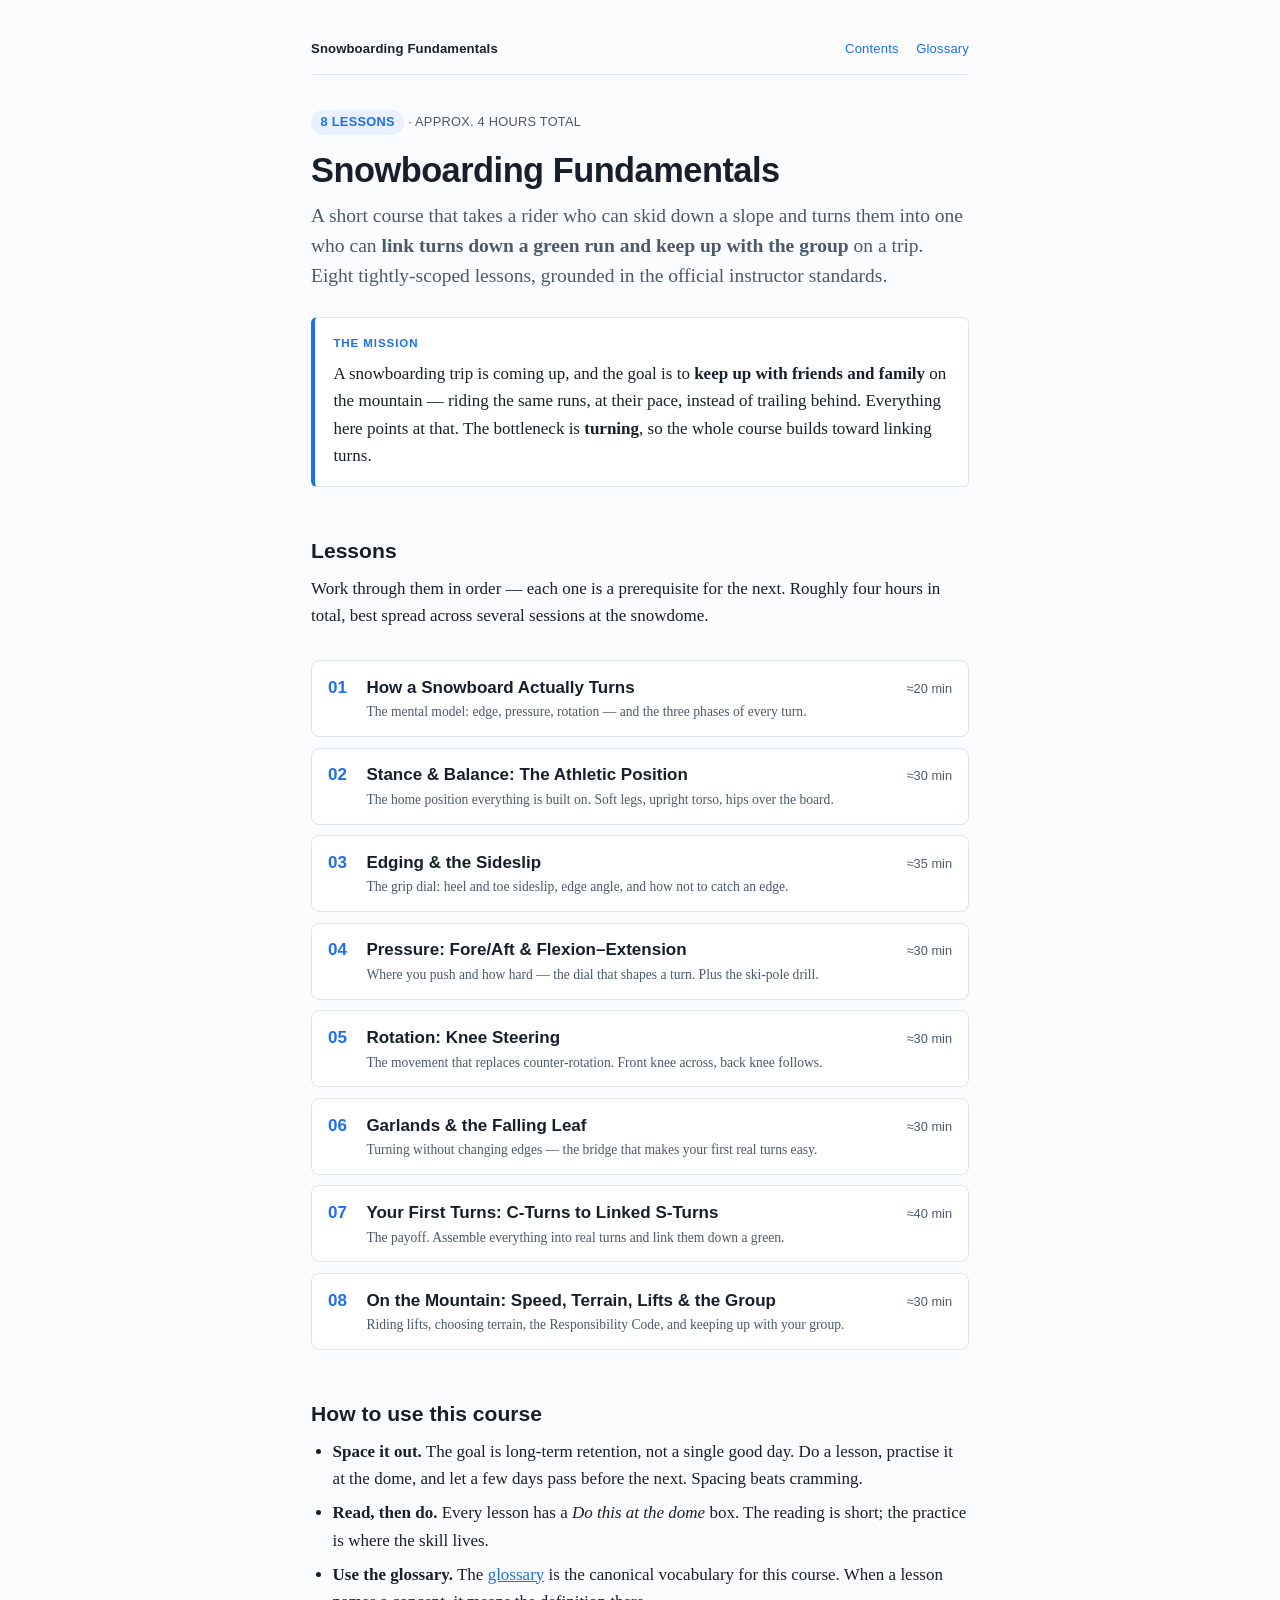
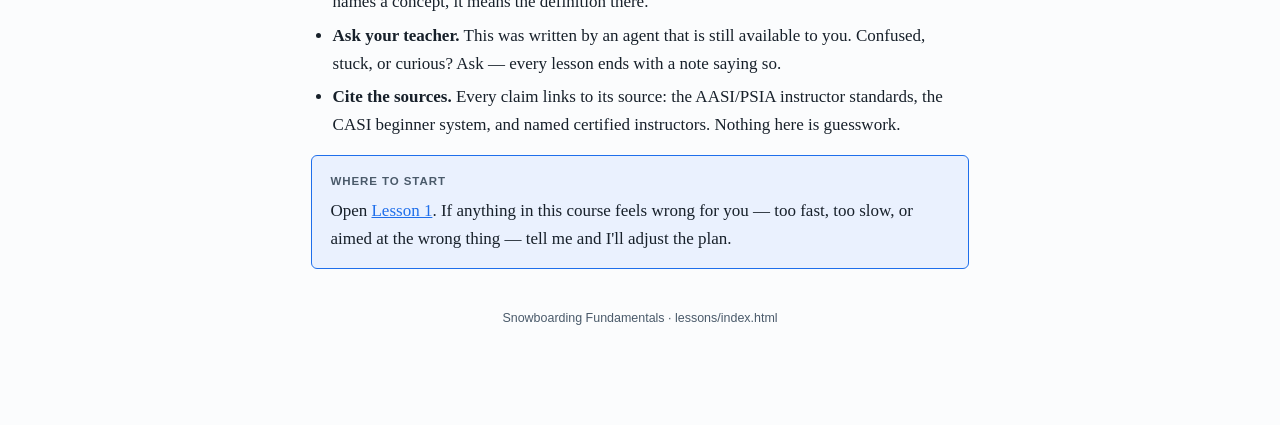
<file: lessons/index.html>
<!doctype html>
<html lang="en">
<head>
<meta charset="utf-8">
<meta name="viewport" content="width=device-width, initial-scale=1">
<title>Snowboarding Fundamentals · Course Contents</title>
<link rel="stylesheet" href="../assets/course.css">
</head>
<body>
<main class="wrap">

  <nav class="course-nav">
    <span class="course-name">Snowboarding Fundamentals</span>
    <span class="nav-links">
      <a href="index.html">Contents</a>
      <a href="../reference/glossary.html">Glossary</a>
    </span>
  </nav>

  <header>
    <p class="lesson-meta"><span class="pill">8 lessons</span> · approx. 4 hours total</p>
    <h1>Snowboarding Fundamentals</h1>
    <p class="lede">A short course that takes a rider who can skid down a slope and turns them into one who can <strong>link turns down a green run and keep up with the group</strong> on a trip. Eight tightly-scoped lessons, grounded in the official instructor standards.</p>
  </header>

  <div class="callout callout--key">
    <span class="callout-label">The mission</span>
    <p>A snowboarding trip is coming up, and the goal is to <strong>keep up with friends and family</strong> on the mountain — riding the same runs, at their pace, instead of trailing behind. Everything here points at that. The bottleneck is <strong>turning</strong>, so the whole course builds toward linking turns.</p>
  </div>

  <h2>Lessons</h2>
  <p>Work through them in order — each one is a prerequisite for the next. Roughly four hours in total, best spread across several sessions at the snowdome.</p>

  <ol class="lesson-index">
    <li>
      <a href="0001-how-a-snowboard-turns.html">
        <span class="n">01</span>
        <span><span class="t">How a Snowboard Actually Turns</span><span class="f">The mental model: edge, pressure, rotation — and the three phases of every turn.</span></span>
        <span class="m">≈20 min</span>
      </a>
    </li>
    <li>
      <a href="0002-stance-and-balance.html">
        <span class="n">02</span>
        <span><span class="t">Stance &amp; Balance: The Athletic Position</span><span class="f">The home position everything is built on. Soft legs, upright torso, hips over the board.</span></span>
        <span class="m">≈30 min</span>
      </a>
    </li>
    <li>
      <a href="0003-edging-and-sideslip.html">
        <span class="n">03</span>
        <span><span class="t">Edging &amp; the Sideslip</span><span class="f">The grip dial: heel and toe sideslip, edge angle, and how not to catch an edge.</span></span>
        <span class="m">≈35 min</span>
      </a>
    </li>
    <li>
      <a href="0004-pressure-and-flexion.html">
        <span class="n">04</span>
        <span><span class="t">Pressure: Fore/Aft &amp; Flexion–Extension</span><span class="f">Where you push and how hard — the dial that shapes a turn. Plus the ski-pole drill.</span></span>
        <span class="m">≈30 min</span>
      </a>
    </li>
    <li>
      <a href="0005-rotation-knee-steering.html">
        <span class="n">05</span>
        <span><span class="t">Rotation: Knee Steering</span><span class="f">The movement that replaces counter-rotation. Front knee across, back knee follows.</span></span>
        <span class="m">≈30 min</span>
      </a>
    </li>
    <li>
      <a href="0006-garlands-and-falling-leaf.html">
        <span class="n">06</span>
        <span><span class="t">Garlands &amp; the Falling Leaf</span><span class="f">Turning without changing edges — the bridge that makes your first real turns easy.</span></span>
        <span class="m">≈30 min</span>
      </a>
    </li>
    <li>
      <a href="0007-turns-and-linking.html">
        <span class="n">07</span>
        <span><span class="t">Your First Turns: C-Turns to Linked S-Turns</span><span class="f">The payoff. Assemble everything into real turns and link them down a green.</span></span>
        <span class="m">≈40 min</span>
      </a>
    </li>
    <li>
      <a href="0008-on-the-mountain.html">
        <span class="n">08</span>
        <span><span class="t">On the Mountain: Speed, Terrain, Lifts &amp; the Group</span><span class="f">Riding lifts, choosing terrain, the Responsibility Code, and keeping up with your group.</span></span>
        <span class="m">≈30 min</span>
      </a>
    </li>
  </ol>

  <h2>How to use this course</h2>
  <ul>
    <li><strong>Space it out.</strong> The goal is long-term retention, not a single good day. Do a lesson, practise it at the dome, and let a few days pass before the next. Spacing beats cramming.</li>
    <li><strong>Read, then do.</strong> Every lesson has a <em>Do this at the dome</em> box. The reading is short; the practice is where the skill lives.</li>
    <li><strong>Use the glossary.</strong> The <a href="../reference/glossary.html">glossary</a> is the canonical vocabulary for this course. When a lesson names a concept, it means the definition there.</li>
    <li><strong>Ask your teacher.</strong> This was written by an agent that is still available to you. Confused, stuck, or curious? Ask — every lesson ends with a note saying so.</li>
    <li><strong>Cite the sources.</strong> Every claim links to its source: the AASI/PSIA instructor standards, the CASI beginner system, and named certified instructors. Nothing here is guesswork.</li>
  </ul>

  <div class="ask">
    <p class="overline">Where to start</p>
    <p>Open <a href="0001-how-a-snowboard-turns.html">Lesson 1</a>. If anything in this course feels wrong for you — too fast, too slow, or aimed at the wrong thing — tell me and I'll adjust the plan.</p>
  </div>

  <p class="site-foot">Snowboarding Fundamentals · lessons/index.html</p>
</main>
</body>
</html>
</file>
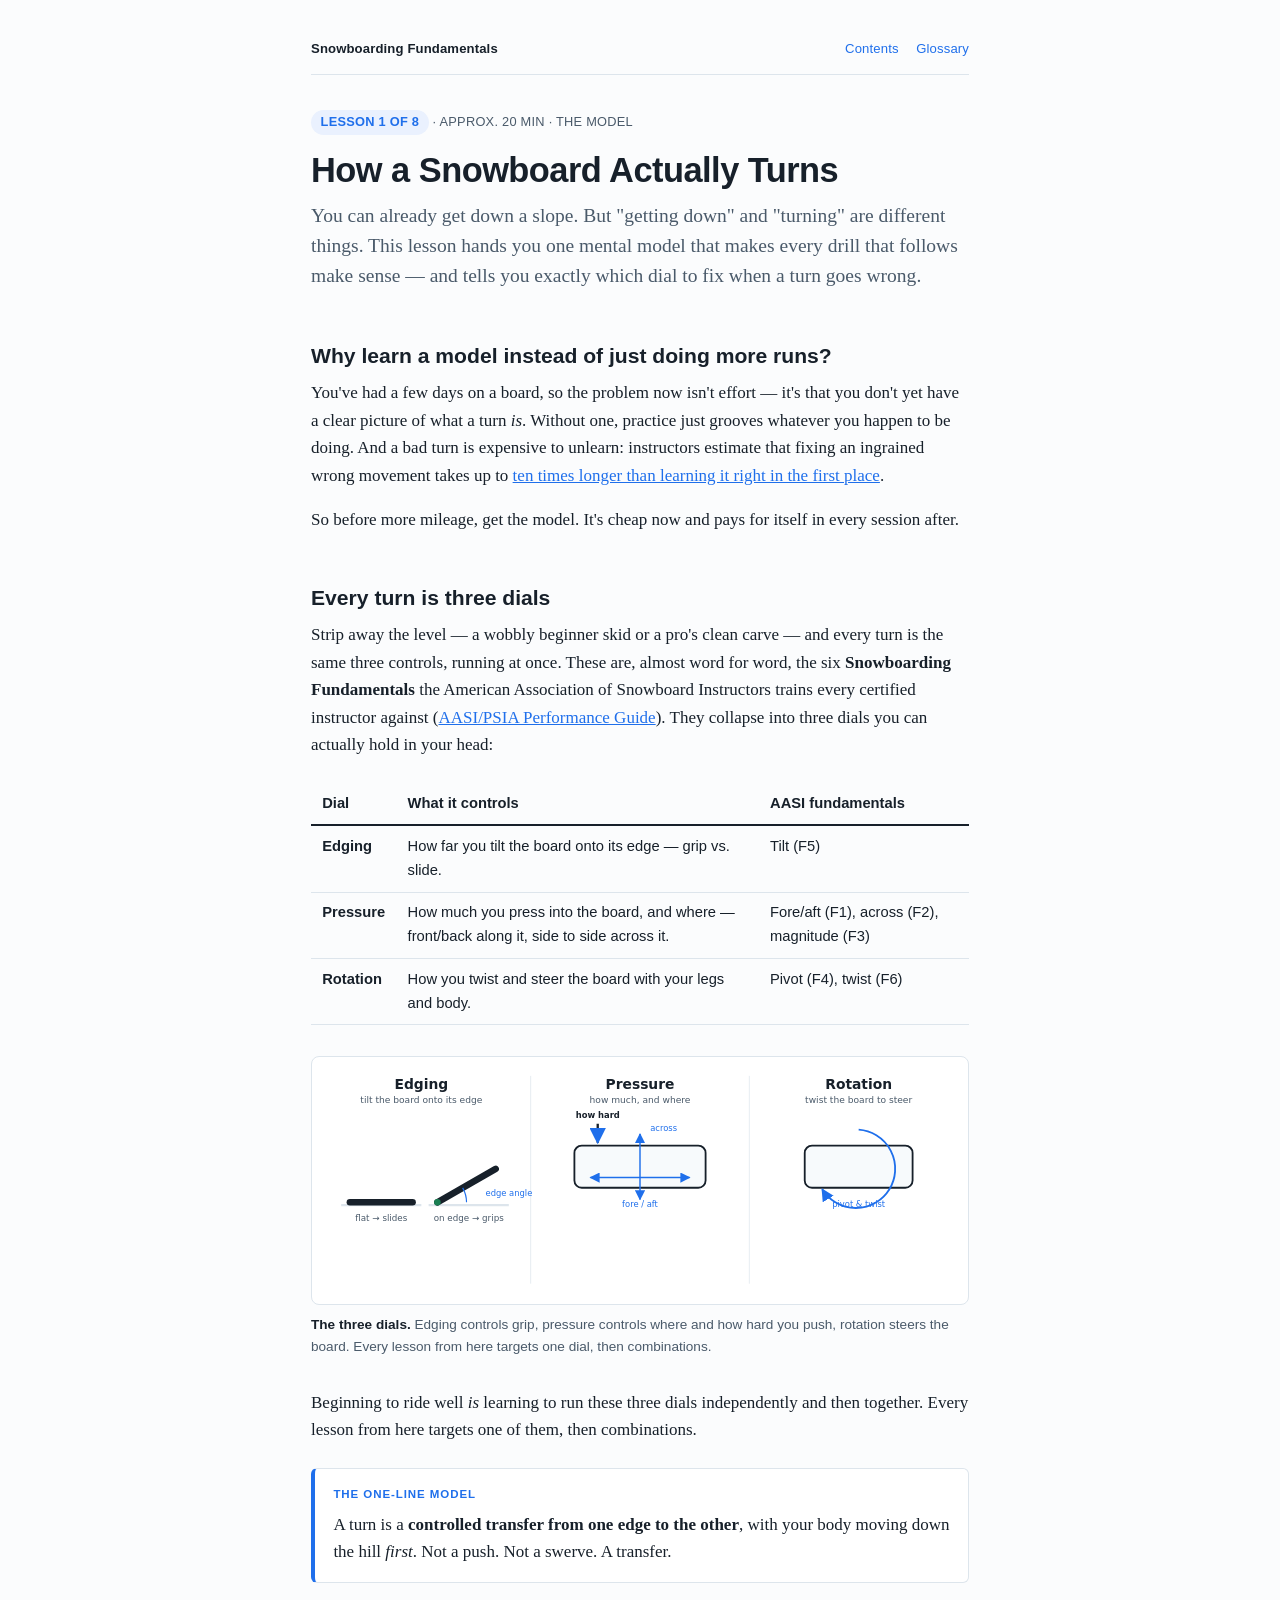
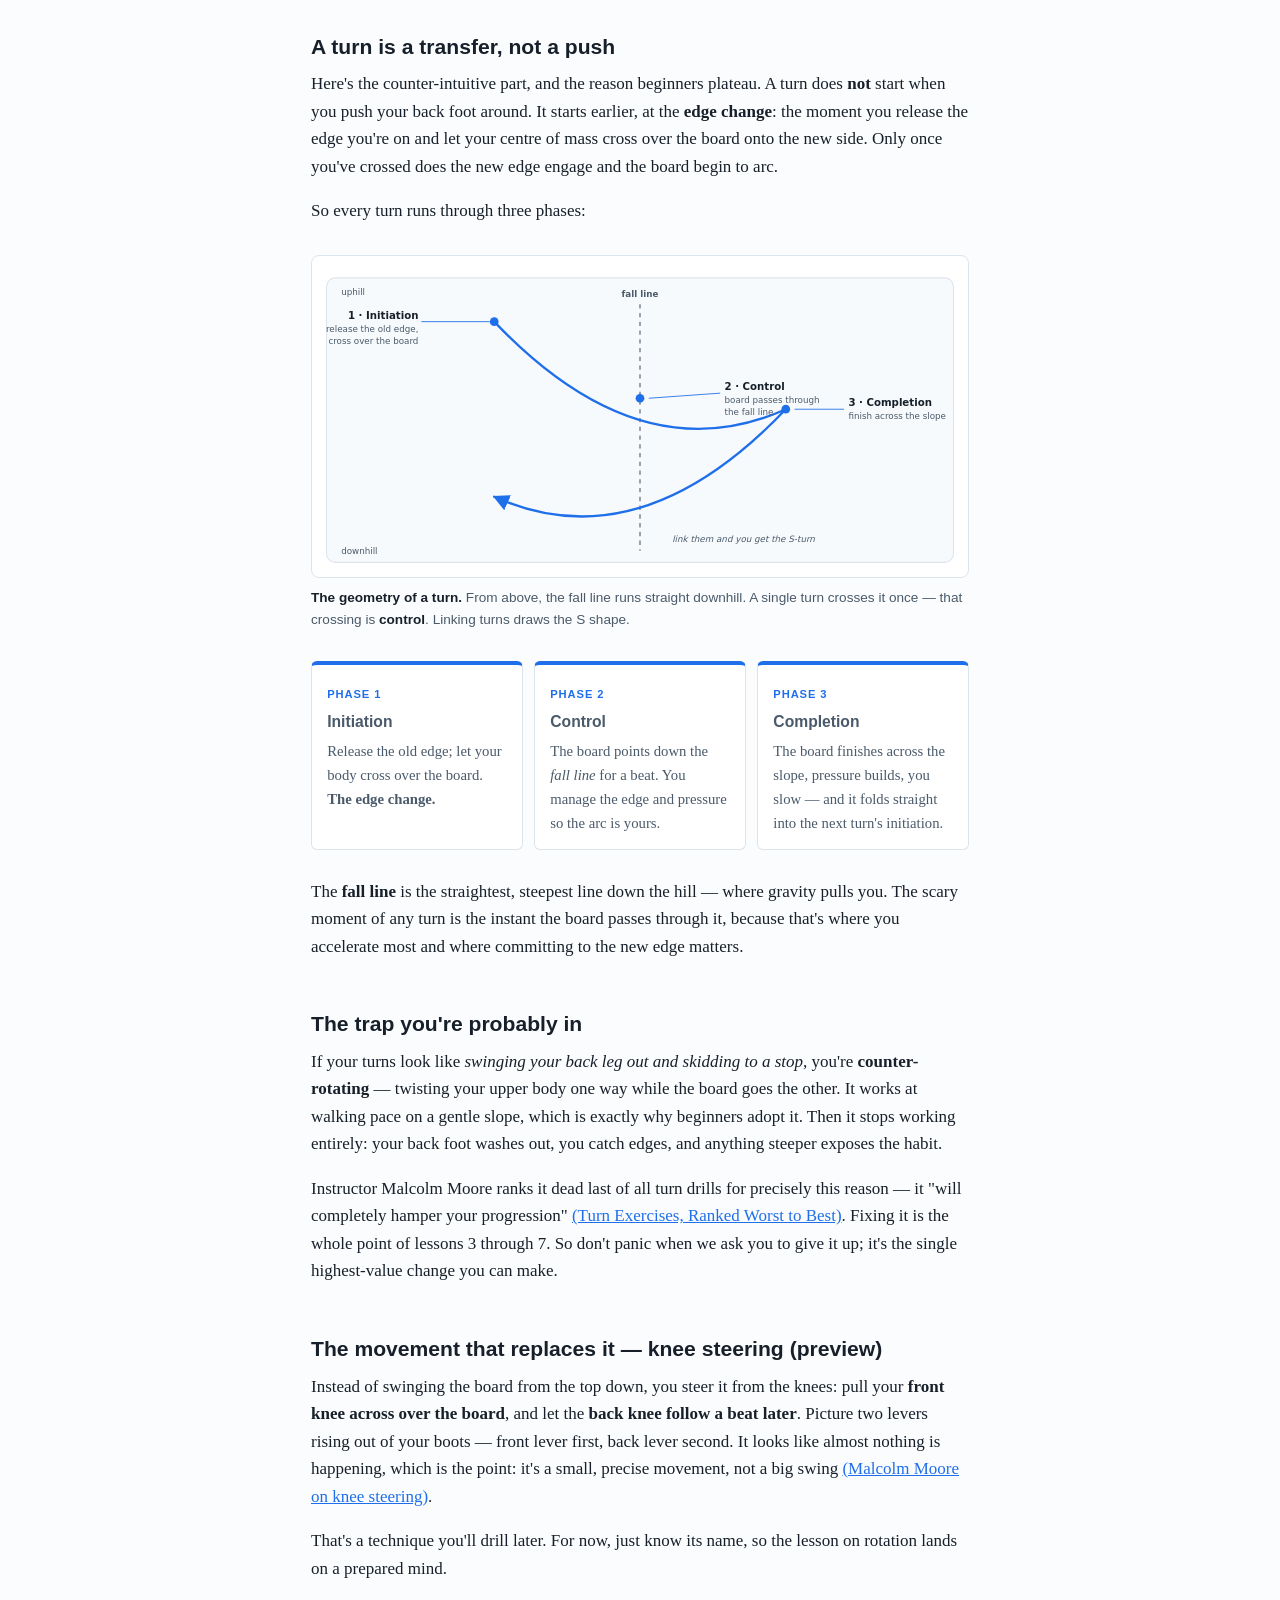
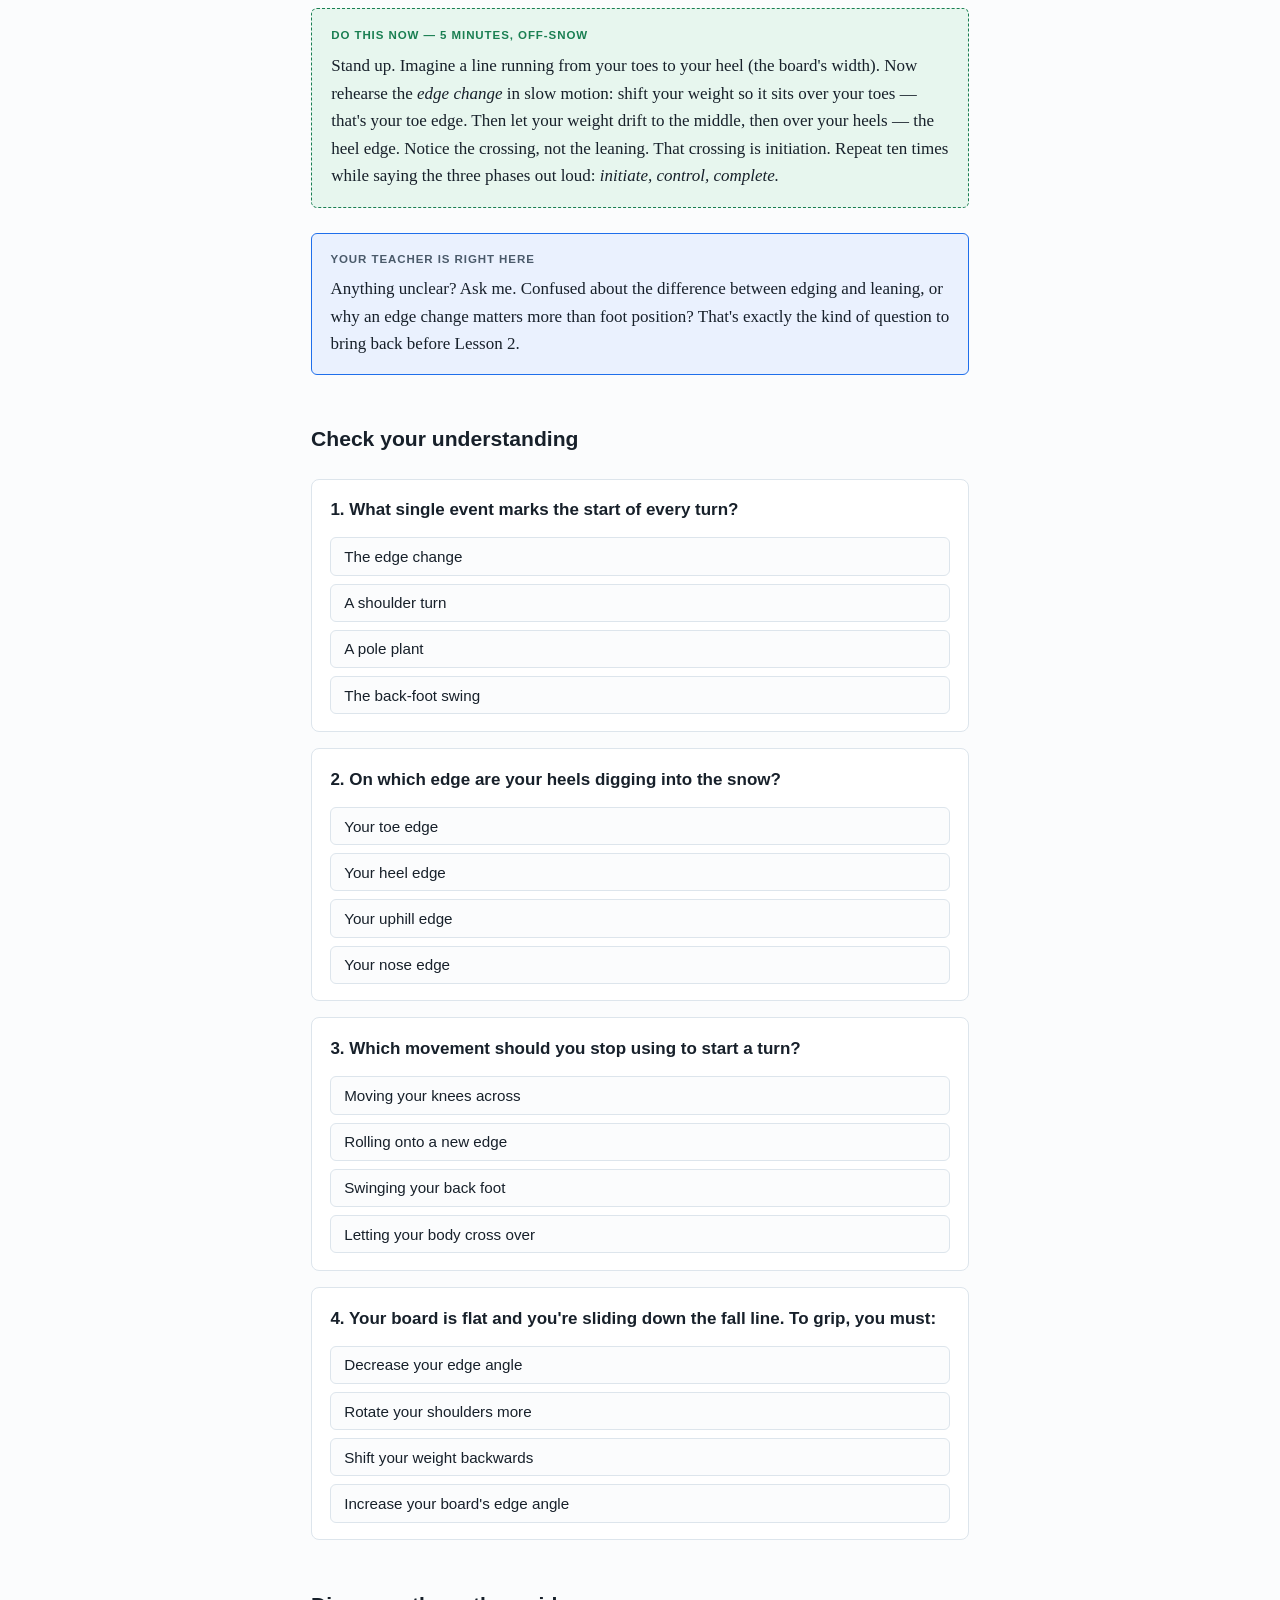
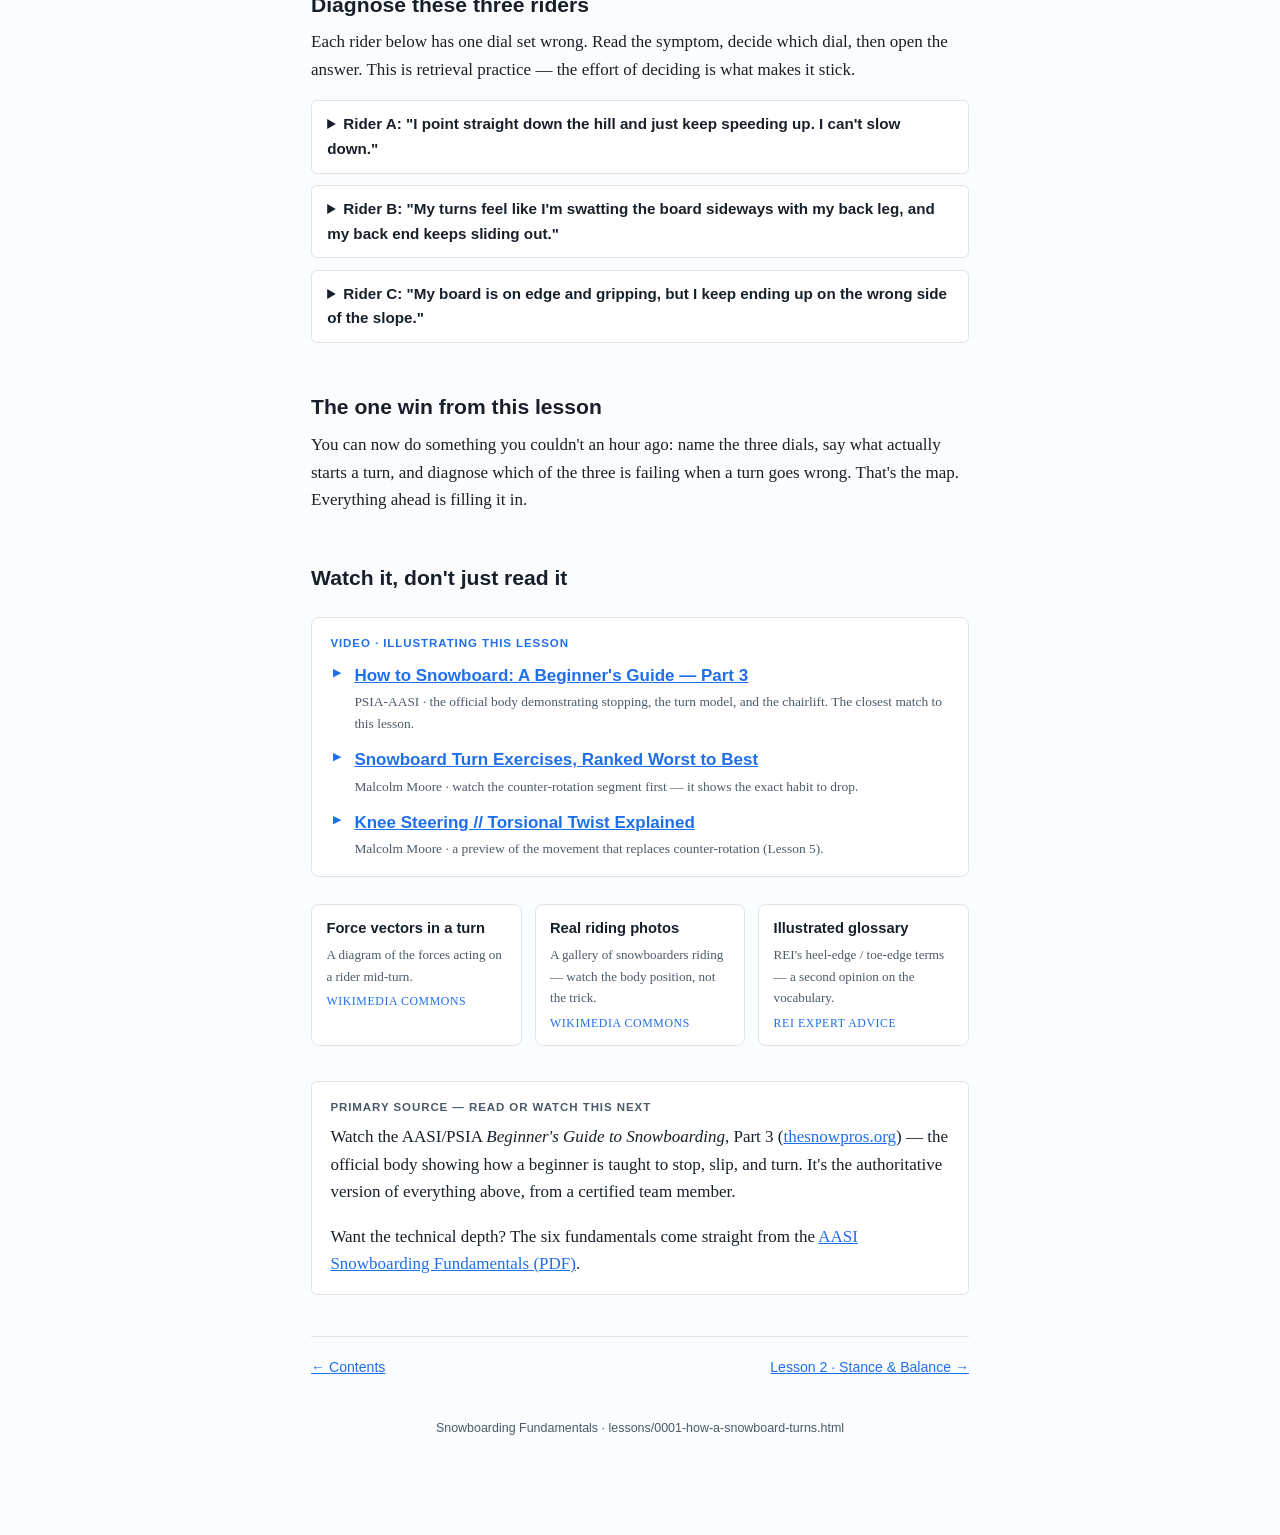
<file: lessons/0001-how-a-snowboard-turns.html>
<!doctype html>
<html lang="en">
<head>
<meta charset="utf-8">
<meta name="viewport" content="width=device-width, initial-scale=1">
<title>Lesson 1 · How a Snowboard Actually Turns</title>
<link rel="stylesheet" href="../assets/course.css">
</head>
<body>
<main class="wrap">

  <nav class="course-nav">
    <span class="course-name">Snowboarding Fundamentals</span>
    <span class="nav-links">
      <a href="index.html">Contents</a>
      <a href="../reference/glossary.html">Glossary</a>
    </span>
  </nav>

  <header>
    <p class="lesson-meta"><span class="pill">Lesson 1 of 8</span> · approx. 20 min · The model</p>
    <h1>How a Snowboard Actually Turns</h1>
    <p class="lede">You can already get down a slope. But "getting down" and "turning" are different things. This lesson hands you one mental model that makes every drill that follows make sense — and tells you exactly which dial to fix when a turn goes wrong.</p>
  </header>

  <h2>Why learn a model instead of just doing more runs?</h2>
  <p>You've had a few days on a board, so the problem now isn't effort — it's that you don't yet have a clear picture of what a turn <em>is</em>. Without one, practice just grooves whatever you happen to be doing. And a bad turn is expensive to unlearn: instructors estimate that fixing an ingrained wrong movement takes up to <a href="https://www.wikihow.com/Snowboard">ten times longer than learning it right in the first place</a>.</p>
  <p>So before more mileage, get the model. It's cheap now and pays for itself in every session after.</p>

  <h2>Every turn is three dials</h2>
  <p>Strip away the level — a wobbly beginner skid or a pro's clean carve — and every turn is the same three controls, running at once. These are, almost word for word, the six <strong>Snowboarding Fundamentals</strong> the American Association of Snowboard Instructors trains every certified instructor against (<a href="https://thesnowpros.org/wp-content/uploads/2025/01/SB_snowboard_performance_PG-nov2022.pdf">AASI/PSIA Performance Guide</a>). They collapse into three dials you can actually hold in your head:</p>

  <table>
    <thead>
      <tr><th>Dial</th><th>What it controls</th><th>AASI fundamentals</th></tr>
    </thead>
    <tbody>
      <tr>
        <td><strong>Edging</strong></td>
        <td>How far you tilt the board onto its edge — grip vs. slide.</td>
        <td>Tilt (F5)</td>
      </tr>
      <tr>
        <td><strong>Pressure</strong></td>
        <td>How much you press into the board, and where — front/back along it, side to side across it.</td>
        <td>Fore/aft (F1), across (F2), magnitude (F3)</td>
      </tr>
      <tr>
        <td><strong>Rotation</strong></td>
        <td>How you twist and steer the board with your legs and body.</td>
        <td>Pivot (F4), twist (F6)</td>
      </tr>
    </tbody>
  </table>

  <figure class="figure">
    <img src="../assets/img/three-dials.svg" alt="Three panels. Edging: a flat board slides, a board tilted on its edge grips. Pressure: arrows showing fore-aft along the board, across its width, and magnitude. Rotation: a pivot arrow around the board.">
    <figcaption><b>The three dials.</b> Edging controls grip, pressure controls where and how hard you push, rotation steers the board. Every lesson from here targets one dial, then combinations.</figcaption>
  </figure>

  <p>Beginning to ride well <em>is</em> learning to run these three dials independently and then together. Every lesson from here targets one of them, then combinations.</p>

  <div class="callout callout--key">
    <span class="callout-label">The one-line model</span>
    <p>A turn is a <strong>controlled transfer from one edge to the other</strong>, with your body moving down the hill <em>first</em>. Not a push. Not a swerve. A transfer.</p>
  </div>

  <h2>A turn is a transfer, not a push</h2>
  <p>Here's the counter-intuitive part, and the reason beginners plateau. A turn does <strong>not</strong> start when you push your back foot around. It starts earlier, at the <strong>edge change</strong>: the moment you release the edge you're on and let your centre of mass cross over the board onto the new side. Only once you've crossed does the new edge engage and the board begin to arc.</p>
  <p>So every turn runs through three phases:</p>

  <figure class="figure">
    <img src="../assets/img/turn-phases.svg" alt="Top view of a slope. A dashed fall line runs straight downhill; an S-shaped track crosses it. Labelled points mark initiation (edge change), control (board passes the fall line), and completion (finish across the slope).">
    <figcaption><b>The geometry of a turn.</b> From above, the fall line runs straight downhill. A single turn crosses it once — that crossing is <b>control</b>. Linking turns draws the S shape.</figcaption>
  </figure>

  <div class="phase-strip">
    <div class="phase">
      <span class="phase-no">Phase 1</span>
      <p class="phase-name">Initiation</p>
      <p>Release the old edge; let your body cross over the board. <strong>The edge change.</strong></p>
    </div>
    <div class="phase">
      <span class="phase-no">Phase 2</span>
      <p class="phase-name">Control</p>
      <p>The board points down the <em>fall line</em> for a beat. You manage the edge and pressure so the arc is yours.</p>
    </div>
    <div class="phase">
      <span class="phase-no">Phase 3</span>
      <p class="phase-name">Completion</p>
      <p>The board finishes across the slope, pressure builds, you slow — and it folds straight into the next turn's initiation.</p>
    </div>
  </div>

  <p>The <strong>fall line</strong> is the straightest, steepest line down the hill — where gravity pulls you. The scary moment of any turn is the instant the board passes through it, because that's where you accelerate most and where committing to the new edge matters.</p>

  <h2>The trap you're probably in</h2>
  <p>If your turns look like <em>swinging your back leg out and skidding to a stop</em>, you're <strong>counter-rotating</strong> — twisting your upper body one way while the board goes the other. It works at walking pace on a gentle slope, which is exactly why beginners adopt it. Then it stops working entirely: your back foot washes out, you catch edges, and anything steeper exposes the habit.</p>
  <p>Instructor Malcolm Moore ranks it dead last of all turn drills for precisely this reason — it "will completely hamper your progression" <a href="https://www.youtube.com/watch?v=60HUUK-zv-c">(Turn Exercises, Ranked Worst to Best)</a>. Fixing it is the whole point of lessons 3 through 7. So don't panic when we ask you to give it up; it's the single highest-value change you can make.</p>

  <h2>The movement that replaces it — knee steering (preview)</h2>
  <p>Instead of swinging the board from the top down, you steer it from the knees: pull your <strong>front knee across over the board</strong>, and let the <strong>back knee follow a beat later</strong>. Picture two levers rising out of your boots — front lever first, back lever second. It looks like almost nothing is happening, which is the point: it's a small, precise movement, not a big swing <a href="https://www.youtube.com/@malcolmmoore">(Malcolm Moore on knee steering)</a>.</p>
  <p>That's a technique you'll drill later. For now, just know its name, so the lesson on rotation lands on a prepared mind.</p>

  <div class="drill">
    <span class="drill-label">Do this now — 5 minutes, off-snow</span>
    <p>Stand up. Imagine a line running from your toes to your heel (the board's width). Now rehearse the <em>edge change</em> in slow motion: shift your weight so it sits over your toes — that's your toe edge. Then let your weight drift to the middle, then over your heels — the heel edge. Notice the crossing, not the leaning. That crossing is initiation. Repeat ten times while saying the three phases out loud: <em>initiate, control, complete.</em></p>
  </div>

  <div class="ask">
    <p class="overline">Your teacher is right here</p>
    <p>Anything unclear? Ask me. Confused about the difference between edging and leaning, or why an edge change matters more than foot position? That's exactly the kind of question to bring back before Lesson 2.</p>
  </div>

  <h2>Check your understanding</h2>

  <div class="quiz" data-quiz>
    <div class="quiz-q" data-answer="a">
      <p class="quiz-prompt">1. What single event marks the start of every turn?</p>
      <div class="quiz-opts">
        <button class="quiz-opt" data-opt="a">The edge change</button>
        <button class="quiz-opt" data-opt="b">A shoulder turn</button>
        <button class="quiz-opt" data-opt="c">A pole plant</button>
        <button class="quiz-opt" data-opt="d">The back-foot swing</button>
      </div>
      <p class="quiz-explain" hidden>Every turn begins at the edge change — releasing the old edge and letting your centre of mass cross over the board. The nose-steering and back-foot swing are what beginners <em>feel</em> as the start, but they come after.</p>
    </div>

    <div class="quiz-q" data-answer="b">
      <p class="quiz-prompt">2. On which edge are your heels digging into the snow?</p>
      <div class="quiz-opts">
        <button class="quiz-opt" data-opt="a">Your toe edge</button>
        <button class="quiz-opt" data-opt="b">Your heel edge</button>
        <button class="quiz-opt" data-opt="c">Your uphill edge</button>
        <button class="quiz-opt" data-opt="d">Your nose edge</button>
      </div>
      <p class="quiz-explain" hidden>The heel edge runs under your heels; the toe edge under your toes. (There's no such thing as a "nose edge" — the nose is an end of the board, not a side.)</p>
    </div>

    <div class="quiz-q" data-answer="c">
      <p class="quiz-prompt">3. Which movement should you stop using to start a turn?</p>
      <div class="quiz-opts">
        <button class="quiz-opt" data-opt="a">Moving your knees across</button>
        <button class="quiz-opt" data-opt="b">Rolling onto a new edge</button>
        <button class="quiz-opt" data-opt="c">Swinging your back foot</button>
        <button class="quiz-opt" data-opt="d">Letting your body cross over</button>
      </div>
      <p class="quiz-explain" hidden>Swinging the back foot is counter-rotation. It'll work on a gentle slope right up until it doesn't — then it caps your progress and causes washed-out back ends and edge catches.</p>
    </div>

    <div class="quiz-q" data-answer="d">
      <p class="quiz-prompt">4. Your board is flat and you're sliding down the fall line. To grip, you must:</p>
      <div class="quiz-opts">
        <button class="quiz-opt" data-opt="a">Decrease your edge angle</button>
        <button class="quiz-opt" data-opt="b">Rotate your shoulders more</button>
        <button class="quiz-opt" data-opt="c">Shift your weight backwards</button>
        <button class="quiz-opt" data-opt="d">Increase your board's edge angle</button>
      </div>
      <p class="quiz-explain" hidden>Edging is the grip dial. A flat board slides; tilting it further onto its edge makes it bite. That's the whole job of the edging dial — grip and brake on demand.</p>
    </div>

    <p class="quiz-score" hidden></p>
  </div>

  <h2>Diagnose these three riders</h2>
  <p>Each rider below has one dial set wrong. Read the symptom, decide which dial, then open the answer. This is retrieval practice — the effort of deciding is what makes it stick.</p>

  <details class="self-check">
    <summary>Rider A: "I point straight down the hill and just keep speeding up. I can't slow down."</summary>
    <p><strong>Edging.</strong> Their board is flat. Edge angle is the brake — tilting the board onto an edge is what converts speed into grip. This rider is starving the edging dial.</p>
  </details>

  <details class="self-check">
    <summary>Rider B: "My turns feel like I'm swatting the board sideways with my back leg, and my back end keeps sliding out."</summary>
    <p><strong>Rotation — specifically counter-rotation.</strong> They're swinging the back foot instead of crossing over the board. The fix is knee steering (Lesson 5). The washout is the back edge failing to engage because the body never crossed.</p>
  </details>

  <details class="self-check">
    <summary>Rider C: "My board is on edge and gripping, but I keep ending up on the wrong side of the slope."</summary>
    <p><strong>Pressure.</strong> Grip is fine (edging works), direction is wrong — so the issue is where and how much they press into the board, especially fore/aft along its length. That's Lesson 4.</p>
  </details>

  <h2>The one win from this lesson</h2>
  <p>You can now do something you couldn't an hour ago: name the three dials, say what actually starts a turn, and diagnose which of the three is failing when a turn goes wrong. That's the map. Everything ahead is filling it in.</p>

  <h2>Watch it, don't just read it</h2>

  <div class="watch">
    <span class="overline">Video · illustrating this lesson</span>
    <ul>
      <li>
        <a href="https://www.youtube.com/watch?v=eIcLMojBopA">How to Snowboard: A Beginner's Guide — Part 3</a>
        <span class="src">PSIA-AASI · the official body demonstrating stopping, the turn model, and the chairlift. The closest match to this lesson.</span>
      </li>
      <li>
        <a href="https://www.youtube.com/watch?v=60HUUK-zv-c">Snowboard Turn Exercises, Ranked Worst to Best</a>
        <span class="src">Malcolm Moore · watch the counter-rotation segment first — it shows the exact habit to drop.</span>
      </li>
      <li>
        <a href="https://www.youtube.com/watch?v=0dTYSztKisc">Knee Steering // Torsional Twist Explained</a>
        <span class="src">Malcolm Moore · a preview of the movement that replaces counter-rotation (Lesson 5).</span>
      </li>
    </ul>
  </div>

  <div class="gallery">
    <a href="https://commons.wikimedia.org/wiki/File:Snowboarder_in_curve_with_diagram_showing_vectors_for_centrifugal_force_and_weight.svg">
      <span class="g-title">Force vectors in a turn</span>
      <span class="g-note">A diagram of the forces acting on a rider mid-turn.</span>
      <span class="g-host">Wikimedia Commons</span>
    </a>
    <a href="https://commons.wikimedia.org/wiki/Category:Snowboarding">
      <span class="g-title">Real riding photos</span>
      <span class="g-note">A gallery of snowboarders riding — watch the body position, not the trick.</span>
      <span class="g-host">Wikimedia Commons</span>
    </a>
    <a href="https://www.rei.com/learn/expert-advice/snowboarding-glossary.html">
      <span class="g-title">Illustrated glossary</span>
      <span class="g-note">REI's heel-edge / toe-edge terms — a second opinion on the vocabulary.</span>
      <span class="g-host">REI Expert Advice</span>
    </a>
  </div>

  <div class="source">
    <span class="overline">Primary source — read or watch this next</span>
    <p>Watch the AASI/PSIA <em>Beginner's Guide to Snowboarding</em>, Part 3 (<a href="https://thesnowpros.org/take-a-lesson/beginners-guide-to-snowboarding">thesnowpros.org</a>) — the official body showing how a beginner is taught to stop, slip, and turn. It's the authoritative version of everything above, from a certified team member.</p>
    <p style="margin-bottom:0">Want the technical depth? The six fundamentals come straight from the <a href="https://thesnowpros.org/wp-content/uploads/2025/01/SB_snowboard_performance_PG-nov2022.pdf">AASI Snowboarding Fundamentals (PDF)</a>.</p>
  </div>

  <div class="pager">
    <a href="index.html">← Contents</a>
    <a href="0002-stance-and-balance.html">Lesson 2 · Stance &amp; Balance →</a>
  </div>

  <p class="site-foot">Snowboarding Fundamentals · lessons/0001-how-a-snowboard-turns.html</p>
</main>
<script src="../assets/quiz.js" defer></script>
</body>
</html>
</file>
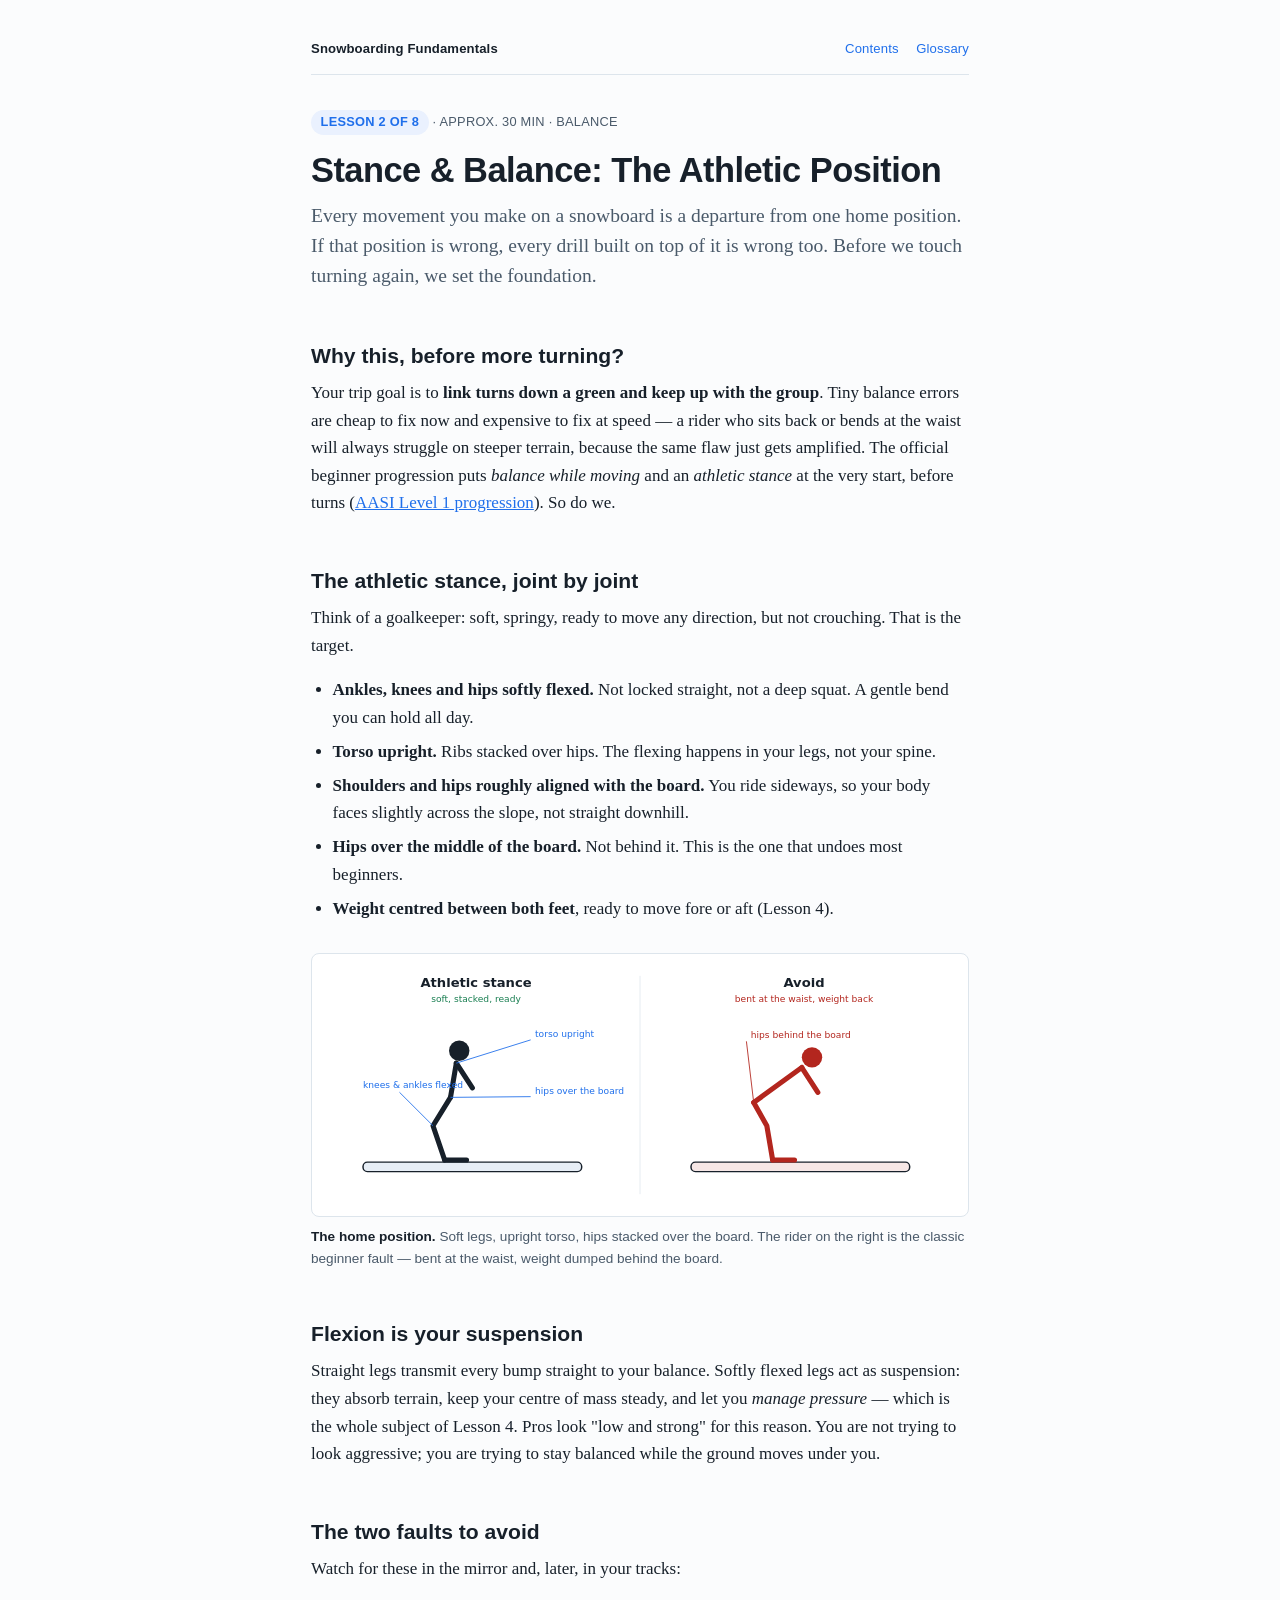
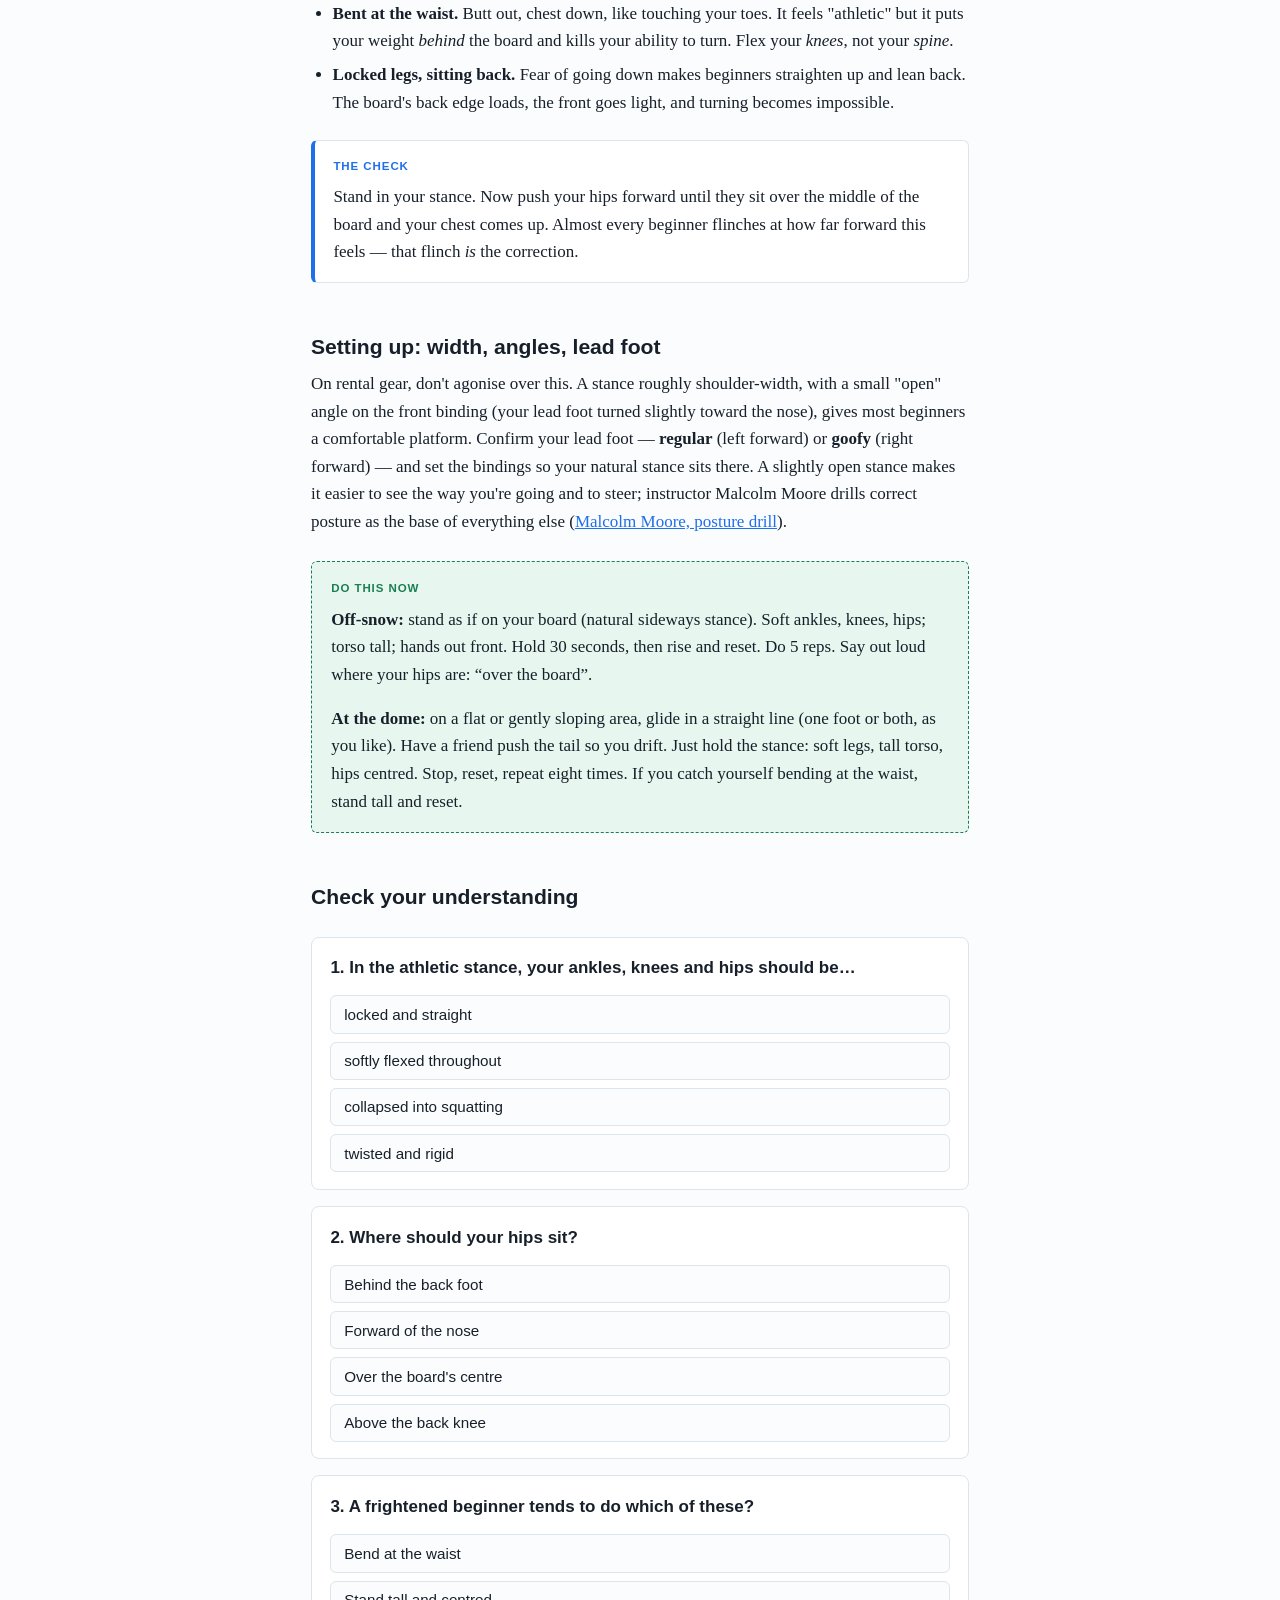
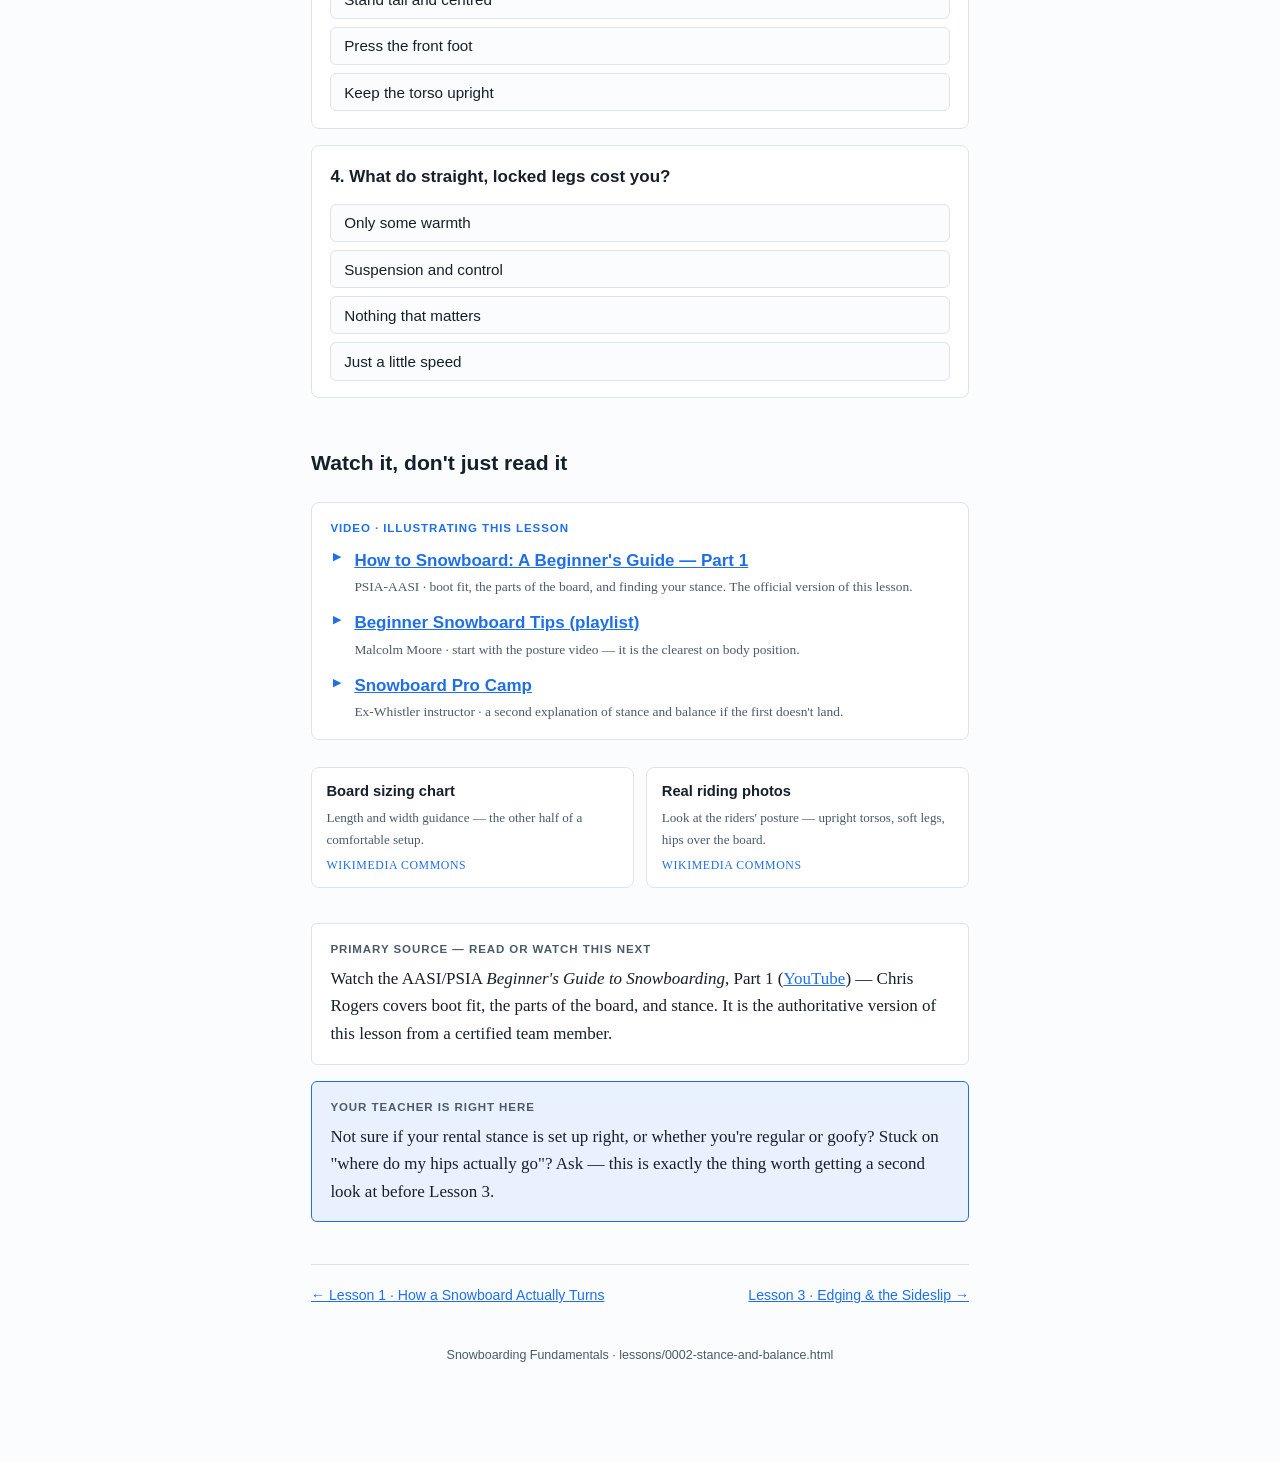
<file: lessons/0002-stance-and-balance.html>
<!doctype html>
<html lang="en">
<head>
<meta charset="utf-8">
<meta name="viewport" content="width=device-width, initial-scale=1">
<title>Lesson 2 · Stance &amp; Balance: The Athletic Position</title>
<link rel="stylesheet" href="../assets/course.css">
</head>
<body>
<main class="wrap">

  <nav class="course-nav">
    <span class="course-name">Snowboarding Fundamentals</span>
    <span class="nav-links">
      <a href="index.html">Contents</a>
      <a href="../reference/glossary.html">Glossary</a>
    </span>
  </nav>

  <header>
    <p class="lesson-meta"><span class="pill">Lesson 2 of 8</span> · approx. 30 min · Balance</p>
    <h1>Stance &amp; Balance: The Athletic Position</h1>
    <p class="lede">Every movement you make on a snowboard is a departure from one home position. If that position is wrong, every drill built on top of it is wrong too. Before we touch turning again, we set the foundation.</p>
  </header>

  <h2>Why this, before more turning?</h2>
  <p>Your trip goal is to <strong>link turns down a green and keep up with the group</strong>. Tiny balance errors are cheap to fix now and expensive to fix at speed — a rider who sits back or bends at the waist will always struggle on steeper terrain, because the same flaw just gets amplified. The official beginner progression puts <em>balance while moving</em> and an <em>athletic stance</em> at the very start, before turns (<a href="https://mssplearningcenter.weebly.com/uploads/1/5/3/1/15313196/snowboard_manual.pdf">AASI Level 1 progression</a>). So do we.</p>

  <h2>The athletic stance, joint by joint</h2>
  <p>Think of a goalkeeper: soft, springy, ready to move any direction, but not crouching. That is the target.</p>
  <ul>
    <li><strong>Ankles, knees and hips softly flexed.</strong> Not locked straight, not a deep squat. A gentle bend you can hold all day.</li>
    <li><strong>Torso upright.</strong> Ribs stacked over hips. The flexing happens in your legs, not your spine.</li>
    <li><strong>Shoulders and hips roughly aligned with the board.</strong> You ride sideways, so your body faces slightly across the slope, not straight downhill.</li>
    <li><strong>Hips over the middle of the board.</strong> Not behind it. This is the one that undoes most beginners.</li>
    <li><strong>Weight centred between both feet</strong>, ready to move fore or aft (Lesson 4).</li>
  </ul>

  <figure class="figure">
    <img src="../assets/img/stance.svg" alt="Left: a rider in an athletic stance, with knees and ankles flexed, torso upright, and hips over the board. Right: the fault, bent at the waist with hips behind the board.">
    <figcaption><b>The home position.</b> Soft legs, upright torso, hips stacked over the board. The rider on the right is the classic beginner fault — bent at the waist, weight dumped behind the board.</figcaption>
  </figure>

  <h2>Flexion is your suspension</h2>
  <p>Straight legs transmit every bump straight to your balance. Softly flexed legs act as suspension: they absorb terrain, keep your centre of mass steady, and let you <em>manage pressure</em> — which is the whole subject of Lesson 4. Pros look "low and strong" for this reason. You are not trying to look aggressive; you are trying to stay balanced while the ground moves under you.</p>

  <h2>The two faults to avoid</h2>
  <p>Watch for these in the mirror and, later, in your tracks:</p>
  <ul>
    <li><strong>Bent at the waist.</strong> Butt out, chest down, like touching your toes. It feels "athletic" but it puts your weight <em>behind</em> the board and kills your ability to turn. Flex your <em>knees</em>, not your <em>spine</em>.</li>
    <li><strong>Locked legs, sitting back.</strong> Fear of going down makes beginners straighten up and lean back. The board's back edge loads, the front goes light, and turning becomes impossible.</li>
  </ul>

  <div class="callout callout--key">
    <span class="callout-label">The check</span>
    <p>Stand in your stance. Now push your hips forward until they sit over the middle of the board and your chest comes up. Almost every beginner flinches at how far forward this feels — that flinch <em>is</em> the correction.</p>
  </div>

  <h2>Setting up: width, angles, lead foot</h2>
  <p>On rental gear, don't agonise over this. A stance roughly shoulder-width, with a small "open" angle on the front binding (your lead foot turned slightly toward the nose), gives most beginners a comfortable platform. Confirm your lead foot — <strong>regular</strong> (left forward) or <strong>goofy</strong> (right forward) — and set the bindings so your natural stance sits there. A slightly open stance makes it easier to see the way you're going and to steer; instructor Malcolm Moore drills correct posture as the base of everything else (<a href="https://www.youtube.com/@malcolmmoore">Malcolm Moore, posture drill</a>).</p>

  <div class="drill">
    <span class="drill-label">Do this now</span>
    <p><strong>Off-snow:</strong> stand as if on your board (natural sideways stance). Soft ankles, knees, hips; torso tall; hands out front. Hold 30 seconds, then rise and reset. Do 5 reps. Say out loud where your hips are: “over the board”.</p>
    <p><strong>At the dome:</strong> on a flat or gently sloping area, glide in a straight line (one foot or both, as you like). Have a friend push the tail so you drift. Just hold the stance: soft legs, tall torso, hips centred. Stop, reset, repeat eight times. If you catch yourself bending at the waist, stand tall and reset.</p>
  </div>

  <h2>Check your understanding</h2>
  <div class="quiz" data-quiz>
    <div class="quiz-q" data-answer="b">
      <p class="quiz-prompt">1. In the athletic stance, your ankles, knees and hips should be…</p>
      <div class="quiz-opts">
        <button class="quiz-opt" data-opt="a">locked and straight</button>
        <button class="quiz-opt" data-opt="b">softly flexed throughout</button>
        <button class="quiz-opt" data-opt="c">collapsed into squatting</button>
        <button class="quiz-opt" data-opt="d">twisted and rigid</button>
      </div>
      <p class="quiz-explain" hidden>Soft, even flex gives you suspension and the ability to move. Locked legs can't absorb anything; a deep squat is unwearable and throws your weight back.</p>
    </div>

    <div class="quiz-q" data-answer="c">
      <p class="quiz-prompt">2. Where should your hips sit?</p>
      <div class="quiz-opts">
        <button class="quiz-opt" data-opt="a">Behind the back foot</button>
        <button class="quiz-opt" data-opt="b">Forward of the nose</button>
        <button class="quiz-opt" data-opt="c">Over the board's centre</button>
        <button class="quiz-opt" data-opt="d">Above the back knee</button>
      </div>
      <p class="quiz-explain" hidden>Hips over the middle of the board keep your weight centred. Sitting back (hips behind the board) is the single most common beginner fault.</p>
    </div>

    <div class="quiz-q" data-answer="a">
      <p class="quiz-prompt">3. A frightened beginner tends to do which of these?</p>
      <div class="quiz-opts">
        <button class="quiz-opt" data-opt="a">Bend at the waist</button>
        <button class="quiz-opt" data-opt="b">Stand tall and centred</button>
        <button class="quiz-opt" data-opt="c">Press the front foot</button>
        <button class="quiz-opt" data-opt="d">Keep the torso upright</button>
      </div>
      <p class="quiz-explain" hidden>The classic fear posture: straighten up, lean back, and fold at the waist. It dumps your weight behind the board and makes turning much harder. Flex the knees instead.</p>
    </div>

    <div class="quiz-q" data-answer="b">
      <p class="quiz-prompt">4. What do straight, locked legs cost you?</p>
      <div class="quiz-opts">
        <button class="quiz-opt" data-opt="a">Only some warmth</button>
        <button class="quiz-opt" data-opt="b">Suspension and control</button>
        <button class="quiz-opt" data-opt="c">Nothing that matters</button>
        <button class="quiz-opt" data-opt="d">Just a little speed</button>
      </div>
      <p class="quiz-explain" hidden>Flexed legs are your suspension — they absorb terrain and let you manage pressure. Straight legs pass every bump straight into your balance and remove your ability to pressure the board.</p>
    </div>

    <p class="quiz-score" hidden></p>
  </div>

  <h2>Watch it, don't just read it</h2>
  <div class="watch">
    <span class="overline">Video · illustrating this lesson</span>
    <ul>
      <li>
        <a href="https://www.youtube.com/watch?v=lF2lf5RGCOw">How to Snowboard: A Beginner's Guide — Part 1</a>
        <span class="src">PSIA-AASI · boot fit, the parts of the board, and finding your stance. The official version of this lesson.</span>
      </li>
      <li>
        <a href="https://www.youtube.com/playlist?list=PL2iprM0xMEXx55MtDyCcerNhacmeJZU3R">Beginner Snowboard Tips (playlist)</a>
        <span class="src">Malcolm Moore · start with the posture video — it is the clearest on body position.</span>
      </li>
      <li>
        <a href="https://www.youtube.com/@SnowboardProCamp">Snowboard Pro Camp</a>
        <span class="src">Ex-Whistler instructor · a second explanation of stance and balance if the first doesn't land.</span>
      </li>
    </ul>
  </div>

  <div class="gallery">
    <a href="https://commons.wikimedia.org/wiki/File:Snowboard-sizing.jpg">
      <span class="g-title">Board sizing chart</span>
      <span class="g-note">Length and width guidance — the other half of a comfortable setup.</span>
      <span class="g-host">Wikimedia Commons</span>
    </a>
    <a href="https://commons.wikimedia.org/wiki/Category:Snowboarding">
      <span class="g-title">Real riding photos</span>
      <span class="g-note">Look at the riders' posture — upright torsos, soft legs, hips over the board.</span>
      <span class="g-host">Wikimedia Commons</span>
    </a>
  </div>

  <div class="source">
    <span class="overline">Primary source — read or watch this next</span>
    <p>Watch the AASI/PSIA <em>Beginner's Guide to Snowboarding</em>, Part 1 (<a href="https://www.youtube.com/watch?v=lF2lf5RGCOw">YouTube</a>) — Chris Rogers covers boot fit, the parts of the board, and stance. It is the authoritative version of this lesson from a certified team member.</p>
  </div>

  <div class="ask">
    <p class="overline">Your teacher is right here</p>
    <p>Not sure if your rental stance is set up right, or whether you're regular or goofy? Stuck on "where do my hips actually go"? Ask — this is exactly the thing worth getting a second look at before Lesson 3.</p>
  </div>

  <div class="pager">
    <a href="0001-how-a-snowboard-turns.html">← Lesson 1 · How a Snowboard Actually Turns</a>
    <a href="0003-edging-and-sideslip.html">Lesson 3 · Edging &amp; the Sideslip →</a>
  </div>

  <p class="site-foot">Snowboarding Fundamentals · lessons/0002-stance-and-balance.html</p>
</main>
<script src="../assets/quiz.js" defer></script>
</body>
</html>
</file>
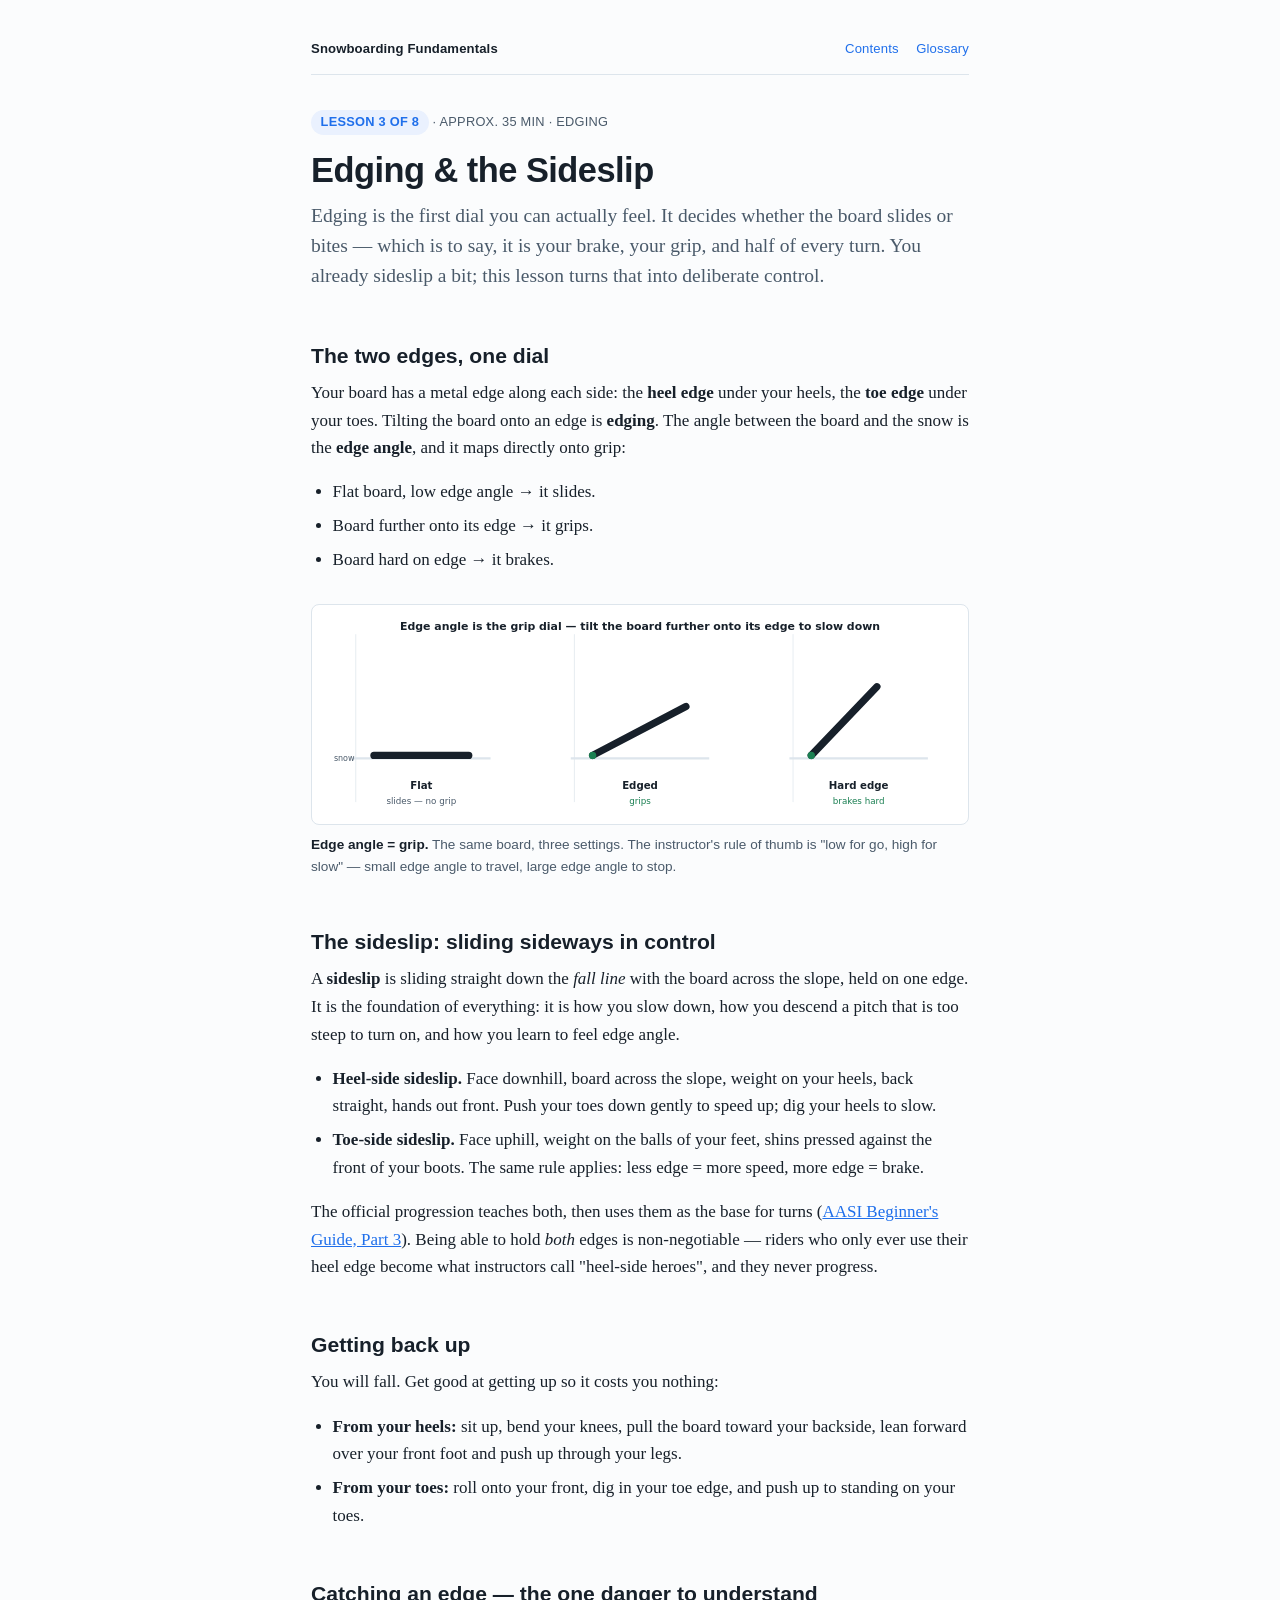
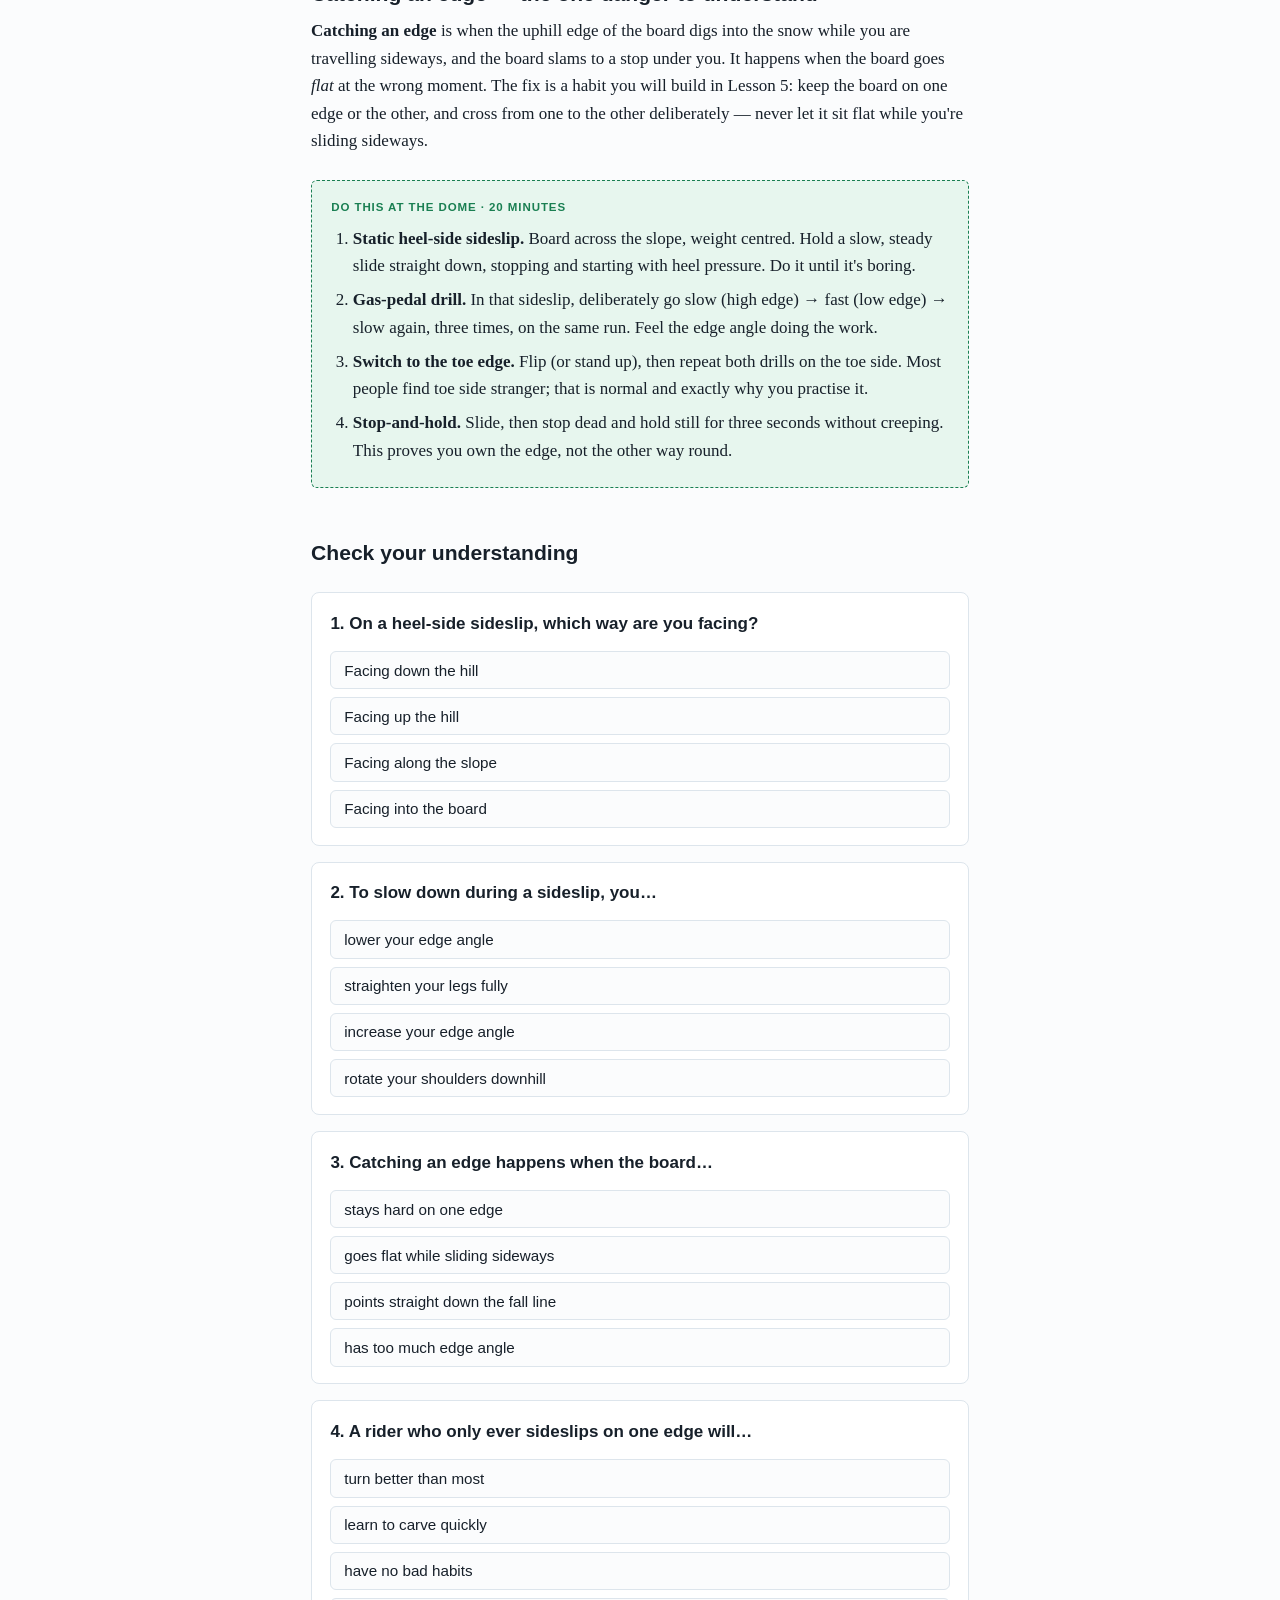
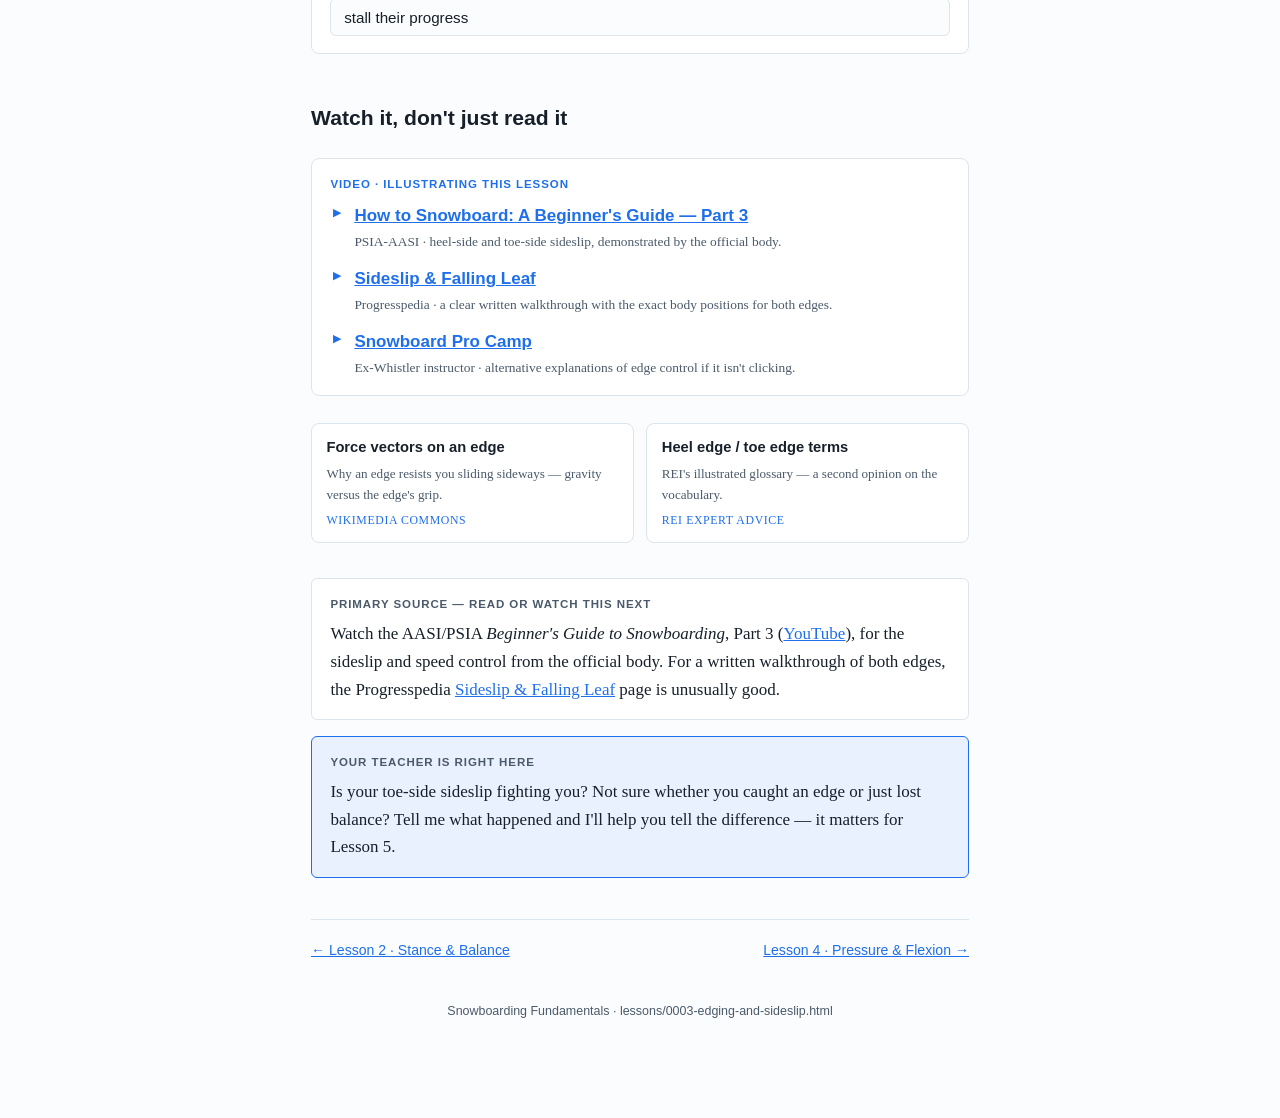
<file: lessons/0003-edging-and-sideslip.html>
<!doctype html>
<html lang="en">
<head>
<meta charset="utf-8">
<meta name="viewport" content="width=device-width, initial-scale=1">
<title>Lesson 3 · Edging &amp; the Sideslip</title>
<link rel="stylesheet" href="../assets/course.css">
</head>
<body>
<main class="wrap">

  <nav class="course-nav">
    <span class="course-name">Snowboarding Fundamentals</span>
    <span class="nav-links">
      <a href="index.html">Contents</a>
      <a href="../reference/glossary.html">Glossary</a>
    </span>
  </nav>

  <header>
    <p class="lesson-meta"><span class="pill">Lesson 3 of 8</span> · approx. 35 min · Edging</p>
    <h1>Edging &amp; the Sideslip</h1>
    <p class="lede">Edging is the first dial you can actually feel. It decides whether the board slides or bites — which is to say, it is your brake, your grip, and half of every turn. You already sideslip a bit; this lesson turns that into deliberate control.</p>
  </header>

  <h2>The two edges, one dial</h2>
  <p>Your board has a metal edge along each side: the <strong>heel edge</strong> under your heels, the <strong>toe edge</strong> under your toes. Tilting the board onto an edge is <strong>edging</strong>. The angle between the board and the snow is the <strong>edge angle</strong>, and it maps directly onto grip:</p>
  <ul>
    <li>Flat board, low edge angle → it slides.</li>
    <li>Board further onto its edge → it grips.</li>
    <li>Board hard on edge → it brakes.</li>
  </ul>

  <figure class="figure">
    <img src="../assets/img/edging.svg" alt="Front view of a board on snow at three edge angles: flat (slides), edged (grips), and hard edged (brakes hard).">
    <figcaption><b>Edge angle = grip.</b> The same board, three settings. The instructor's rule of thumb is "low for go, high for slow" — small edge angle to travel, large edge angle to stop.</figcaption>
  </figure>

  <h2>The sideslip: sliding sideways in control</h2>
  <p>A <strong>sideslip</strong> is sliding straight down the <em>fall line</em> with the board across the slope, held on one edge. It is the foundation of everything: it is how you slow down, how you descend a pitch that is too steep to turn on, and how you learn to feel edge angle.</p>
  <ul>
    <li><strong>Heel-side sideslip.</strong> Face downhill, board across the slope, weight on your heels, back straight, hands out front. Push your toes down gently to speed up; dig your heels to slow.</li>
    <li><strong>Toe-side sideslip.</strong> Face uphill, weight on the balls of your feet, shins pressed against the front of your boots. The same rule applies: less edge = more speed, more edge = brake.</li>
  </ul>
  <p>The official progression teaches both, then uses them as the base for turns (<a href="https://www.youtube.com/watch?v=eIcLMojBopA">AASI Beginner's Guide, Part 3</a>). Being able to hold <em>both</em> edges is non-negotiable — riders who only ever use their heel edge become what instructors call "heel-side heroes", and they never progress.</p>

  <h2>Getting back up</h2>
  <p>You will fall. Get good at getting up so it costs you nothing:</p>
  <ul>
    <li><strong>From your heels:</strong> sit up, bend your knees, pull the board toward your backside, lean forward over your front foot and push up through your legs.</li>
    <li><strong>From your toes:</strong> roll onto your front, dig in your toe edge, and push up to standing on your toes.</li>
  </ul>

  <h2>Catching an edge — the one danger to understand</h2>
  <p><strong>Catching an edge</strong> is when the uphill edge of the board digs into the snow while you are travelling sideways, and the board slams to a stop under you. It happens when the board goes <em>flat</em> at the wrong moment. The fix is a habit you will build in Lesson 5: keep the board on one edge or the other, and cross from one to the other deliberately — never let it sit flat while you're sliding sideways.</p>

  <div class="drill">
    <span class="drill-label">Do this at the dome · 20 minutes</span>
    <ol>
      <li><strong>Static heel-side sideslip.</strong> Board across the slope, weight centred. Hold a slow, steady slide straight down, stopping and starting with heel pressure. Do it until it's boring.</li>
      <li><strong>Gas-pedal drill.</strong> In that sideslip, deliberately go slow (high edge) → fast (low edge) → slow again, three times, on the same run. Feel the edge angle doing the work.</li>
      <li><strong>Switch to the toe edge.</strong> Flip (or stand up), then repeat both drills on the toe side. Most people find toe side stranger; that is normal and exactly why you practise it.</li>
      <li><strong>Stop-and-hold.</strong> Slide, then stop dead and hold still for three seconds without creeping. This proves you own the edge, not the other way round.</li>
    </ol>
  </div>

  <h2>Check your understanding</h2>
  <div class="quiz" data-quiz>
    <div class="quiz-q" data-answer="a">
      <p class="quiz-prompt">1. On a heel-side sideslip, which way are you facing?</p>
      <div class="quiz-opts">
        <button class="quiz-opt" data-opt="a">Facing down the hill</button>
        <button class="quiz-opt" data-opt="b">Facing up the hill</button>
        <button class="quiz-opt" data-opt="c">Facing along the slope</button>
        <button class="quiz-opt" data-opt="d">Facing into the board</button>
      </div>
      <p class="quiz-explain" hidden>Heel side means facing downhill, weight on your heels. Toe side flips you to face uphill. Both are just ways to slide straight down on one edge.</p>
    </div>

    <div class="quiz-q" data-answer="c">
      <p class="quiz-prompt">2. To slow down during a sideslip, you…</p>
      <div class="quiz-opts">
        <button class="quiz-opt" data-opt="a">lower your edge angle</button>
        <button class="quiz-opt" data-opt="b">straighten your legs fully</button>
        <button class="quiz-opt" data-opt="c">increase your edge angle</button>
        <button class="quiz-opt" data-opt="d">rotate your shoulders downhill</button>
      </div>
      <p class="quiz-explain" hidden>More edge angle = more grip = slower. "Low for go, high for slow." It's the same dial you'll use to control speed in every turn later.</p>
    </div>

    <div class="quiz-q" data-answer="b">
      <p class="quiz-prompt">3. Catching an edge happens when the board…</p>
      <div class="quiz-opts">
        <button class="quiz-opt" data-opt="a">stays hard on one edge</button>
        <button class="quiz-opt" data-opt="b">goes flat while sliding sideways</button>
        <button class="quiz-opt" data-opt="c">points straight down the fall line</button>
        <button class="quiz-opt" data-opt="d">has too much edge angle</button>
      </div>
      <p class="quiz-explain" hidden>The dangerous moment is when the board is flat and travelling sideways: the uphill edge can dig in and stop you dead. Keep one edge engaged at all times.</p>
    </div>

    <div class="quiz-q" data-answer="d">
      <p class="quiz-prompt">4. A rider who only ever sideslips on one edge will…</p>
      <div class="quiz-opts">
        <button class="quiz-opt" data-opt="a">turn better than most</button>
        <button class="quiz-opt" data-opt="b">learn to carve quickly</button>
        <button class="quiz-opt" data-opt="c">have no bad habits</button>
        <button class="quiz-opt" data-opt="d">stall their progress</button>
      </div>
      <p class="quiz-explain" hidden>Turning requires both edges. Stick to one and you become a "heel-side hero" — you can get down, but you can't turn, and you'll plateau hard.</p>
    </div>

    <p class="quiz-score" hidden></p>
  </div>

  <h2>Watch it, don't just read it</h2>
  <div class="watch">
    <span class="overline">Video · illustrating this lesson</span>
    <ul>
      <li>
        <a href="https://www.youtube.com/watch?v=eIcLMojBopA">How to Snowboard: A Beginner's Guide — Part 3</a>
        <span class="src">PSIA-AASI · heel-side and toe-side sideslip, demonstrated by the official body.</span>
      </li>
      <li>
        <a href="https://progresspedia.org/courses/snowboarding/falling-leaf/">Sideslip &amp; Falling Leaf</a>
        <span class="src">Progresspedia · a clear written walkthrough with the exact body positions for both edges.</span>
      </li>
      <li>
        <a href="https://www.youtube.com/@SnowboardProCamp">Snowboard Pro Camp</a>
        <span class="src">Ex-Whistler instructor · alternative explanations of edge control if it isn't clicking.</span>
      </li>
    </ul>
  </div>

  <div class="gallery">
    <a href="https://commons.wikimedia.org/wiki/File:Snowboarder_in_curve_with_diagram_showing_vectors_for_centrifugal_force_and_weight.svg">
      <span class="g-title">Force vectors on an edge</span>
      <span class="g-note">Why an edge resists you sliding sideways — gravity versus the edge's grip.</span>
      <span class="g-host">Wikimedia Commons</span>
    </a>
    <a href="https://www.rei.com/learn/expert-advice/snowboarding-glossary.html">
      <span class="g-title">Heel edge / toe edge terms</span>
      <span class="g-note">REI's illustrated glossary — a second opinion on the vocabulary.</span>
      <span class="g-host">REI Expert Advice</span>
    </a>
  </div>

  <div class="source">
    <span class="overline">Primary source — read or watch this next</span>
    <p>Watch the AASI/PSIA <em>Beginner's Guide to Snowboarding</em>, Part 3 (<a href="https://www.youtube.com/watch?v=eIcLMojBopA">YouTube</a>), for the sideslip and speed control from the official body. For a written walkthrough of both edges, the Progresspedia <a href="https://progresspedia.org/courses/snowboarding/falling-leaf/">Sideslip &amp; Falling Leaf</a> page is unusually good.</p>
  </div>

  <div class="ask">
    <p class="overline">Your teacher is right here</p>
    <p>Is your toe-side sideslip fighting you? Not sure whether you caught an edge or just lost balance? Tell me what happened and I'll help you tell the difference — it matters for Lesson 5.</p>
  </div>

  <div class="pager">
    <a href="0002-stance-and-balance.html">← Lesson 2 · Stance &amp; Balance</a>
    <a href="0004-pressure-and-flexion.html">Lesson 4 · Pressure &amp; Flexion →</a>
  </div>

  <p class="site-foot">Snowboarding Fundamentals · lessons/0003-edging-and-sideslip.html</p>
</main>
<script src="../assets/quiz.js" defer></script>
</body>
</html>
</file>
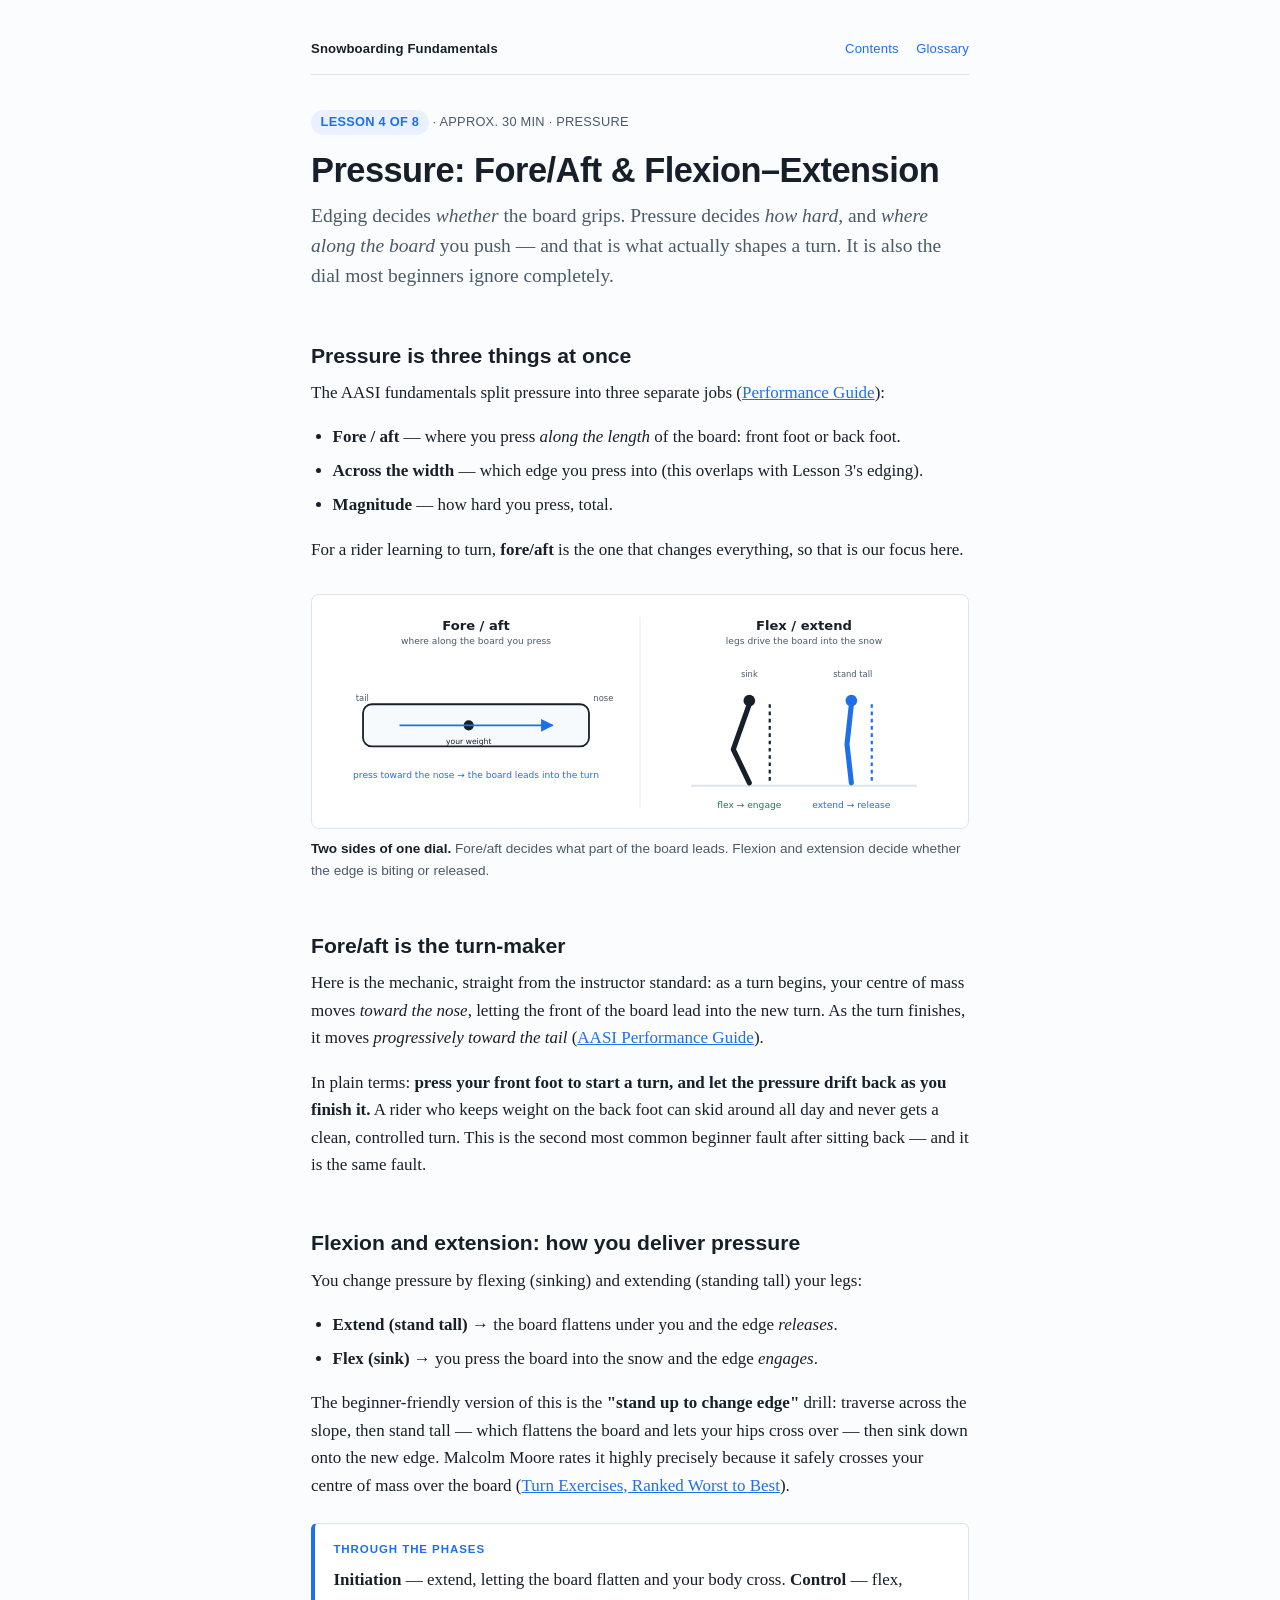
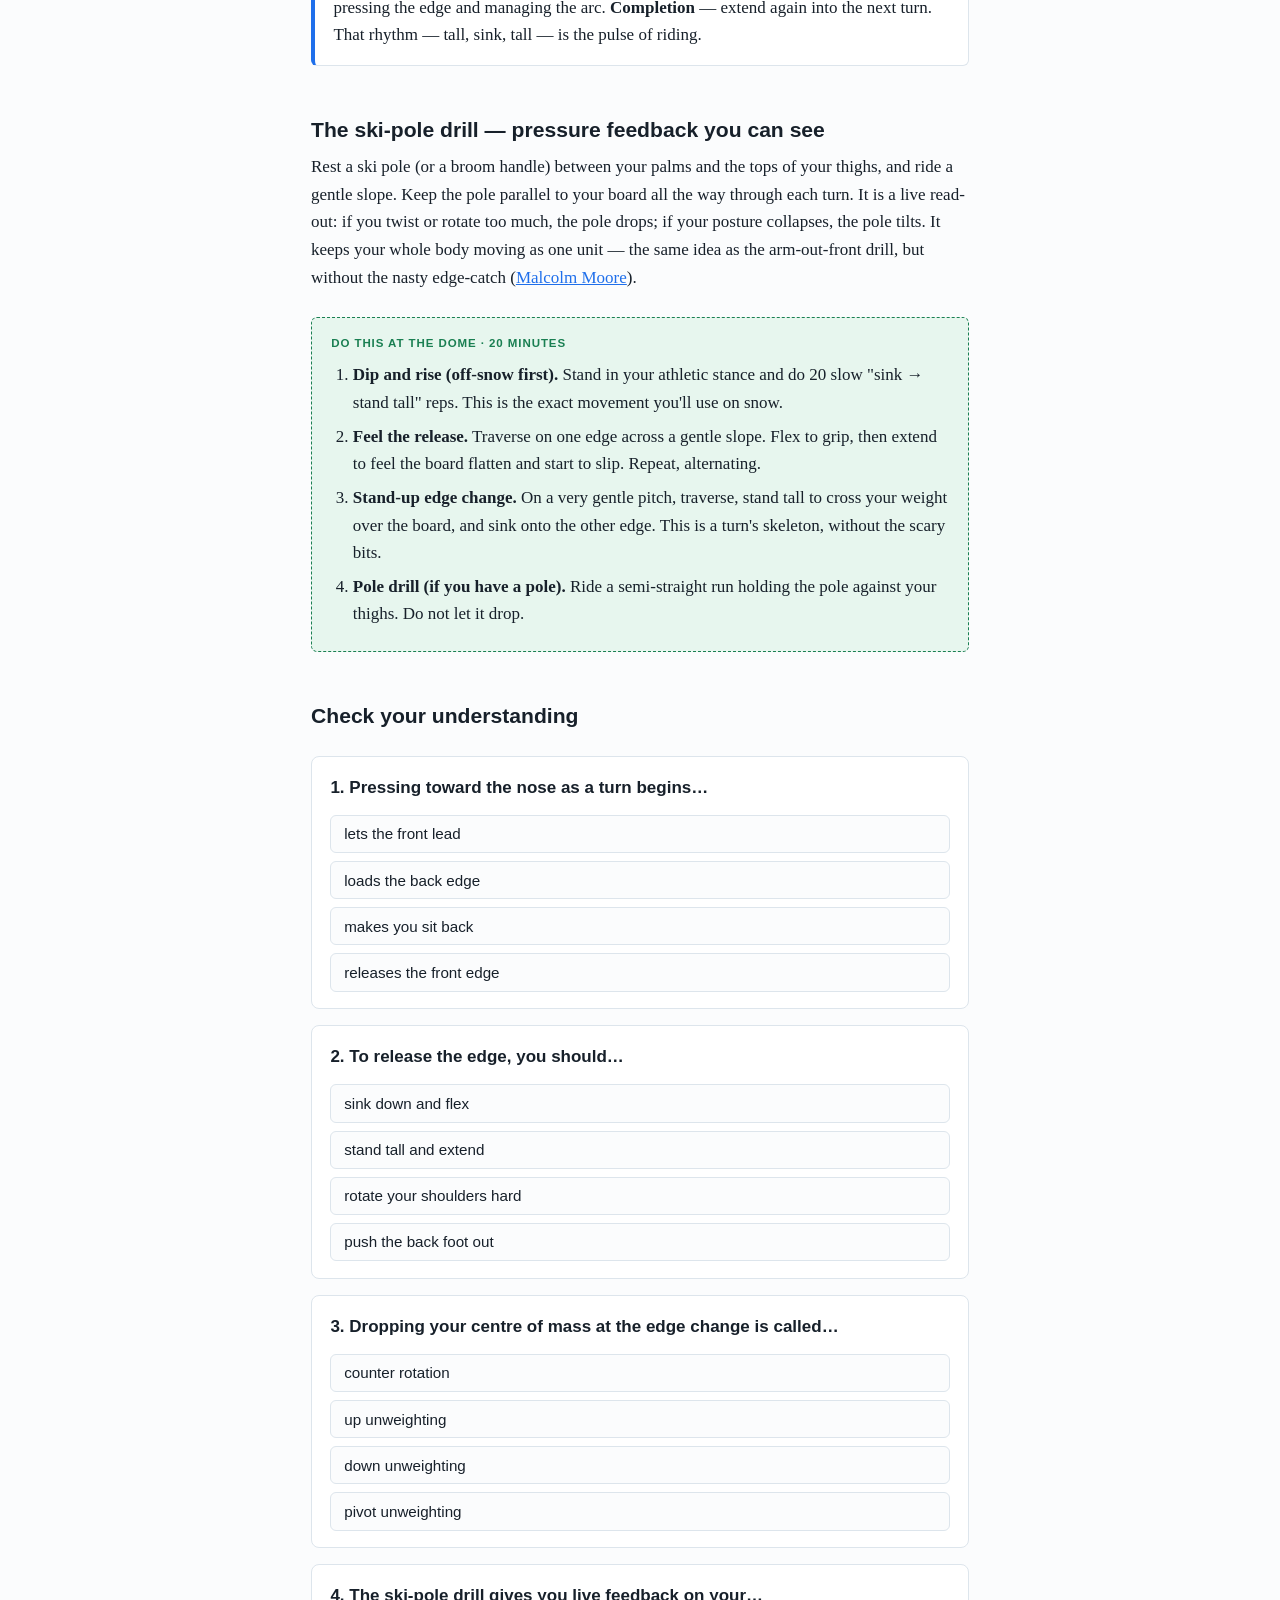
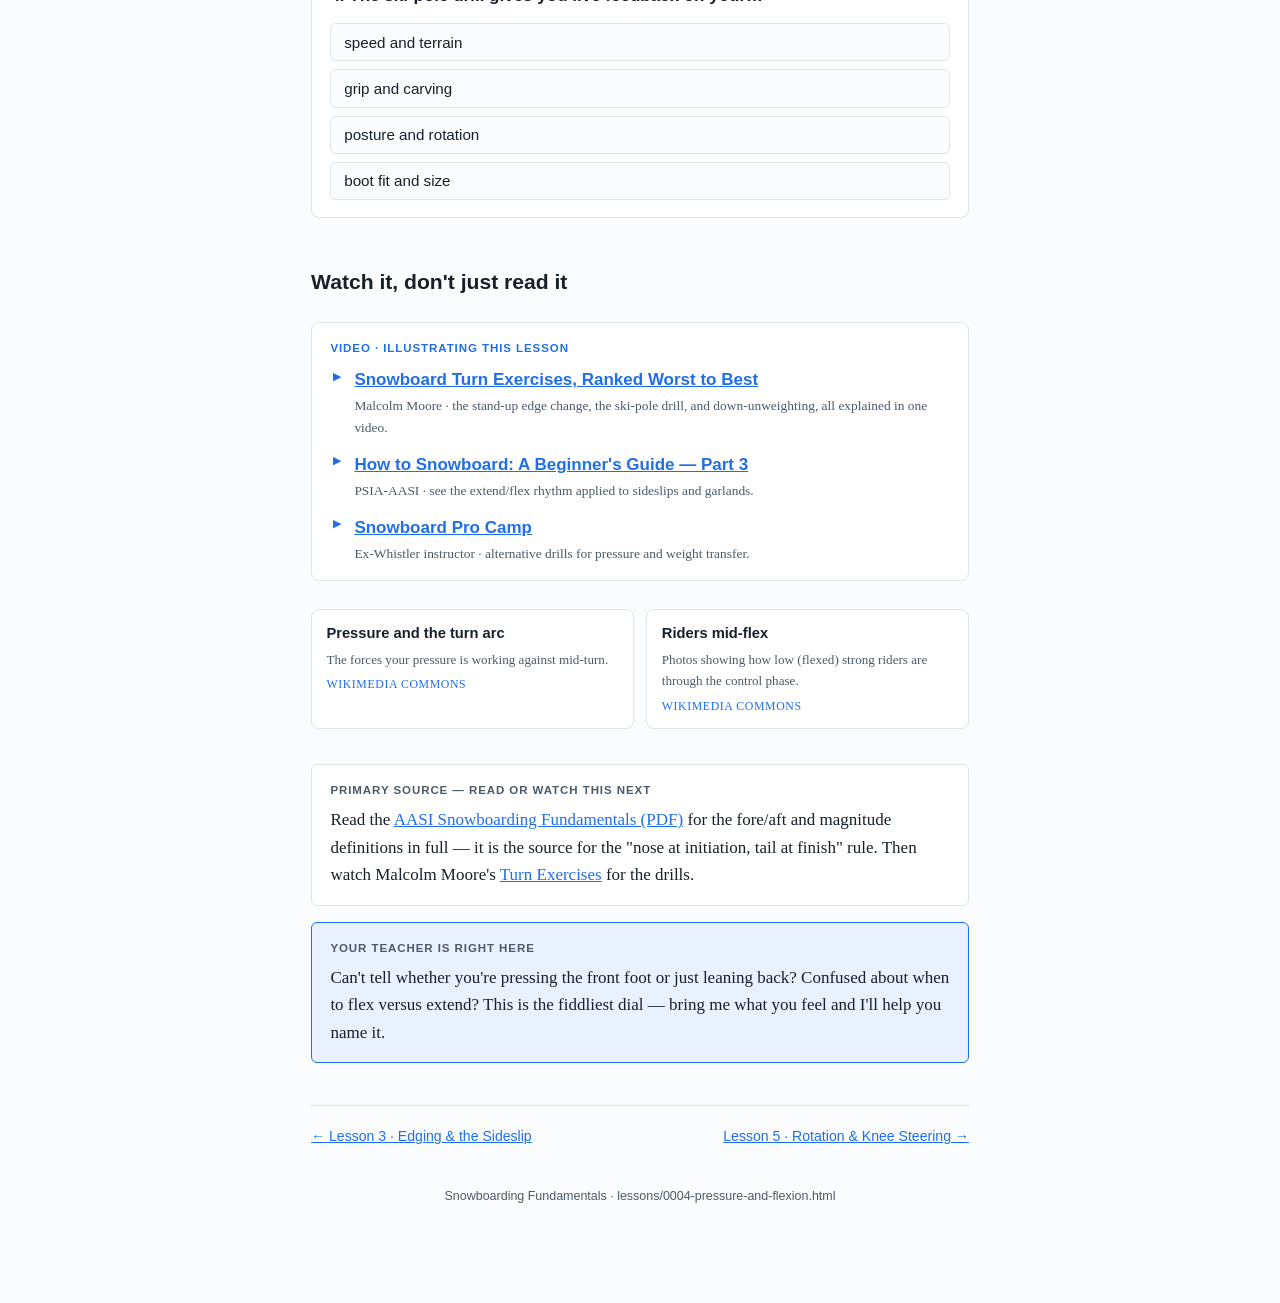
<file: lessons/0004-pressure-and-flexion.html>
<!doctype html>
<html lang="en">
<head>
<meta charset="utf-8">
<meta name="viewport" content="width=device-width, initial-scale=1">
<title>Lesson 4 · Pressure &amp; Flexion</title>
<link rel="stylesheet" href="../assets/course.css">
</head>
<body>
<main class="wrap">

  <nav class="course-nav">
    <span class="course-name">Snowboarding Fundamentals</span>
    <span class="nav-links">
      <a href="index.html">Contents</a>
      <a href="../reference/glossary.html">Glossary</a>
    </span>
  </nav>

  <header>
    <p class="lesson-meta"><span class="pill">Lesson 4 of 8</span> · approx. 30 min · Pressure</p>
    <h1>Pressure: Fore/Aft &amp; Flexion–Extension</h1>
    <p class="lede">Edging decides <em>whether</em> the board grips. Pressure decides <em>how hard</em>, and <em>where along the board</em> you push — and that is what actually shapes a turn. It is also the dial most beginners ignore completely.</p>
  </header>

  <h2>Pressure is three things at once</h2>
  <p>The AASI fundamentals split pressure into three separate jobs (<a href="https://thesnowpros.org/wp-content/uploads/2025/01/SB_snowboard_performance_PG-nov2022.pdf">Performance Guide</a>):</p>
  <ul>
    <li><strong>Fore / aft</strong> — where you press <em>along the length</em> of the board: front foot or back foot.</li>
    <li><strong>Across the width</strong> — which edge you press into (this overlaps with Lesson 3's edging).</li>
    <li><strong>Magnitude</strong> — how hard you press, total.</li>
  </ul>
  <p>For a rider learning to turn, <strong>fore/aft</strong> is the one that changes everything, so that is our focus here.</p>

  <figure class="figure">
    <img src="../assets/img/pressure.svg" alt="Left: a top view of a board with weight pressed toward the nose. Right: two legs, one flexed to engage the edge and one extended to release it.">
    <figcaption><b>Two sides of one dial.</b> Fore/aft decides what part of the board leads. Flexion and extension decide whether the edge is biting or released.</figcaption>
  </figure>

  <h2>Fore/aft is the turn-maker</h2>
  <p>Here is the mechanic, straight from the instructor standard: as a turn begins, your centre of mass moves <em>toward the nose</em>, letting the front of the board lead into the new turn. As the turn finishes, it moves <em>progressively toward the tail</em> (<a href="https://thesnowpros.org/wp-content/uploads/2025/01/SB_snowboard_performance_PG-nov2022.pdf">AASI Performance Guide</a>).</p>
  <p>In plain terms: <strong>press your front foot to start a turn, and let the pressure drift back as you finish it.</strong> A rider who keeps weight on the back foot can skid around all day and never gets a clean, controlled turn. This is the second most common beginner fault after sitting back — and it is the same fault.</p>

  <h2>Flexion and extension: how you deliver pressure</h2>
  <p>You change pressure by flexing (sinking) and extending (standing tall) your legs:</p>
  <ul>
    <li><strong>Extend (stand tall)</strong> → the board flattens under you and the edge <em>releases</em>.</li>
    <li><strong>Flex (sink)</strong> → you press the board into the snow and the edge <em>engages</em>.</li>
  </ul>
  <p>The beginner-friendly version of this is the <strong>"stand up to change edge"</strong> drill: traverse across the slope, then stand tall — which flattens the board and lets your hips cross over — then sink down onto the new edge. Malcolm Moore rates it highly precisely because it safely crosses your centre of mass over the board (<a href="https://www.youtube.com/watch?v=60HUUK-zv-c">Turn Exercises, Ranked Worst to Best</a>).</p>

  <div class="callout callout--key">
    <span class="callout-label">Through the phases</span>
    <p><strong>Initiation</strong> — extend, letting the board flatten and your body cross. <strong>Control</strong> — flex, pressing the edge and managing the arc. <strong>Completion</strong> — extend again into the next turn. That rhythm — tall, sink, tall — is the pulse of riding.</p>
  </div>

  <h2>The ski-pole drill — pressure feedback you can see</h2>
  <p>Rest a ski pole (or a broom handle) between your palms and the tops of your thighs, and ride a gentle slope. Keep the pole parallel to your board all the way through each turn. It is a live read-out: if you twist or rotate too much, the pole drops; if your posture collapses, the pole tilts. It keeps your whole body moving as one unit — the same idea as the arm-out-front drill, but without the nasty edge-catch (<a href="https://www.youtube.com/watch?v=60HUUK-zv-c">Malcolm Moore</a>).</p>

  <div class="drill">
    <span class="drill-label">Do this at the dome · 20 minutes</span>
    <ol>
      <li><strong>Dip and rise (off-snow first).</strong> Stand in your athletic stance and do 20 slow "sink → stand tall" reps. This is the exact movement you'll use on snow.</li>
      <li><strong>Feel the release.</strong> Traverse on one edge across a gentle slope. Flex to grip, then extend to feel the board flatten and start to slip. Repeat, alternating.</li>
      <li><strong>Stand-up edge change.</strong> On a very gentle pitch, traverse, stand tall to cross your weight over the board, and sink onto the other edge. This is a turn's skeleton, without the scary bits.</li>
      <li><strong>Pole drill (if you have a pole).</strong> Ride a semi-straight run holding the pole against your thighs. Do not let it drop.</li>
    </ol>
  </div>

  <h2>Check your understanding</h2>
  <div class="quiz" data-quiz>
    <div class="quiz-q" data-answer="a">
      <p class="quiz-prompt">1. Pressing toward the nose as a turn begins…</p>
      <div class="quiz-opts">
        <button class="quiz-opt" data-opt="a">lets the front lead</button>
        <button class="quiz-opt" data-opt="b">loads the back edge</button>
        <button class="quiz-opt" data-opt="c">makes you sit back</button>
        <button class="quiz-opt" data-opt="d">releases the front edge</button>
      </div>
      <p class="quiz-explain" hidden>Weight toward the nose at initiation lets the front of the board lead into the new turn. Weight drifts toward the tail as you finish. That is the AASI fore/aft model.</p>
    </div>

    <div class="quiz-q" data-answer="b">
      <p class="quiz-prompt">2. To release the edge, you should…</p>
      <div class="quiz-opts">
        <button class="quiz-opt" data-opt="a">sink down and flex</button>
        <button class="quiz-opt" data-opt="b">stand tall and extend</button>
        <button class="quiz-opt" data-opt="c">rotate your shoulders hard</button>
        <button class="quiz-opt" data-opt="d">push the back foot out</button>
      </div>
      <p class="quiz-explain" hidden>Extension flattens the board and releases the edge — that's what lets you safely cross to the new edge. Flexion does the opposite: it engages the edge.</p>
    </div>

    <div class="quiz-q" data-answer="c">
      <p class="quiz-prompt">3. Dropping your centre of mass at the edge change is called…</p>
      <div class="quiz-opts">
        <button class="quiz-opt" data-opt="a">counter rotation</button>
        <button class="quiz-opt" data-opt="b">up unweighting</button>
        <button class="quiz-opt" data-opt="c">down unweighting</button>
        <button class="quiz-opt" data-opt="d">pivot unweighting</button>
      </div>
      <p class="quiz-explain" hidden>Down-unweighting: dropping toward the floor at the edge change releases the pressure through the board, giving a fast, strong edge change. Its opposite is up-unweighting (standing tall).</p>
    </div>

    <div class="quiz-q" data-answer="c">
      <p class="quiz-prompt">4. The ski-pole drill gives you live feedback on your…</p>
      <div class="quiz-opts">
        <button class="quiz-opt" data-opt="a">speed and terrain</button>
        <button class="quiz-opt" data-opt="b">grip and carving</button>
        <button class="quiz-opt" data-opt="c">posture and rotation</button>
        <button class="quiz-opt" data-opt="d">boot fit and size</button>
      </div>
      <p class="quiz-explain" hidden>The pole sits between your palms and thighs. If you over-rotate or collapse your posture, it drops — instant feedback on the two things you can't see yourself doing.</p>
    </div>

    <p class="quiz-score" hidden></p>
  </div>

  <h2>Watch it, don't just read it</h2>
  <div class="watch">
    <span class="overline">Video · illustrating this lesson</span>
    <ul>
      <li>
        <a href="https://www.youtube.com/watch?v=60HUUK-zv-c">Snowboard Turn Exercises, Ranked Worst to Best</a>
        <span class="src">Malcolm Moore · the stand-up edge change, the ski-pole drill, and down-unweighting, all explained in one video.</span>
      </li>
      <li>
        <a href="https://www.youtube.com/watch?v=eIcLMojBopA">How to Snowboard: A Beginner's Guide — Part 3</a>
        <span class="src">PSIA-AASI · see the extend/flex rhythm applied to sideslips and garlands.</span>
      </li>
      <li>
        <a href="https://www.youtube.com/@SnowboardProCamp">Snowboard Pro Camp</a>
        <span class="src">Ex-Whistler instructor · alternative drills for pressure and weight transfer.</span>
      </li>
    </ul>
  </div>

  <div class="gallery">
    <a href="https://commons.wikimedia.org/wiki/File:Snowboarder_in_curve_with_diagram_showing_vectors_for_centrifugal_force_and_weight.svg">
      <span class="g-title">Pressure and the turn arc</span>
      <span class="g-note">The forces your pressure is working against mid-turn.</span>
      <span class="g-host">Wikimedia Commons</span>
    </a>
    <a href="https://commons.wikimedia.org/wiki/Category:Snowboarding">
      <span class="g-title">Riders mid-flex</span>
      <span class="g-note">Photos showing how low (flexed) strong riders are through the control phase.</span>
      <span class="g-host">Wikimedia Commons</span>
    </a>
  </div>

  <div class="source">
    <span class="overline">Primary source — read or watch this next</span>
    <p>Read the <a href="https://thesnowpros.org/wp-content/uploads/2025/01/SB_snowboard_performance_PG-nov2022.pdf">AASI Snowboarding Fundamentals (PDF)</a> for the fore/aft and magnitude definitions in full — it is the source for the "nose at initiation, tail at finish" rule. Then watch Malcolm Moore's <a href="https://www.youtube.com/watch?v=60HUUK-zv-c">Turn Exercises</a> for the drills.</p>
  </div>

  <div class="ask">
    <p class="overline">Your teacher is right here</p>
    <p>Can't tell whether you're pressing the front foot or just leaning back? Confused about when to flex versus extend? This is the fiddliest dial — bring me what you feel and I'll help you name it.</p>
  </div>

  <div class="pager">
    <a href="0003-edging-and-sideslip.html">← Lesson 3 · Edging &amp; the Sideslip</a>
    <a href="0005-rotation-knee-steering.html">Lesson 5 · Rotation &amp; Knee Steering →</a>
  </div>

  <p class="site-foot">Snowboarding Fundamentals · lessons/0004-pressure-and-flexion.html</p>
</main>
<script src="../assets/quiz.js" defer></script>
</body>
</html>
</file>
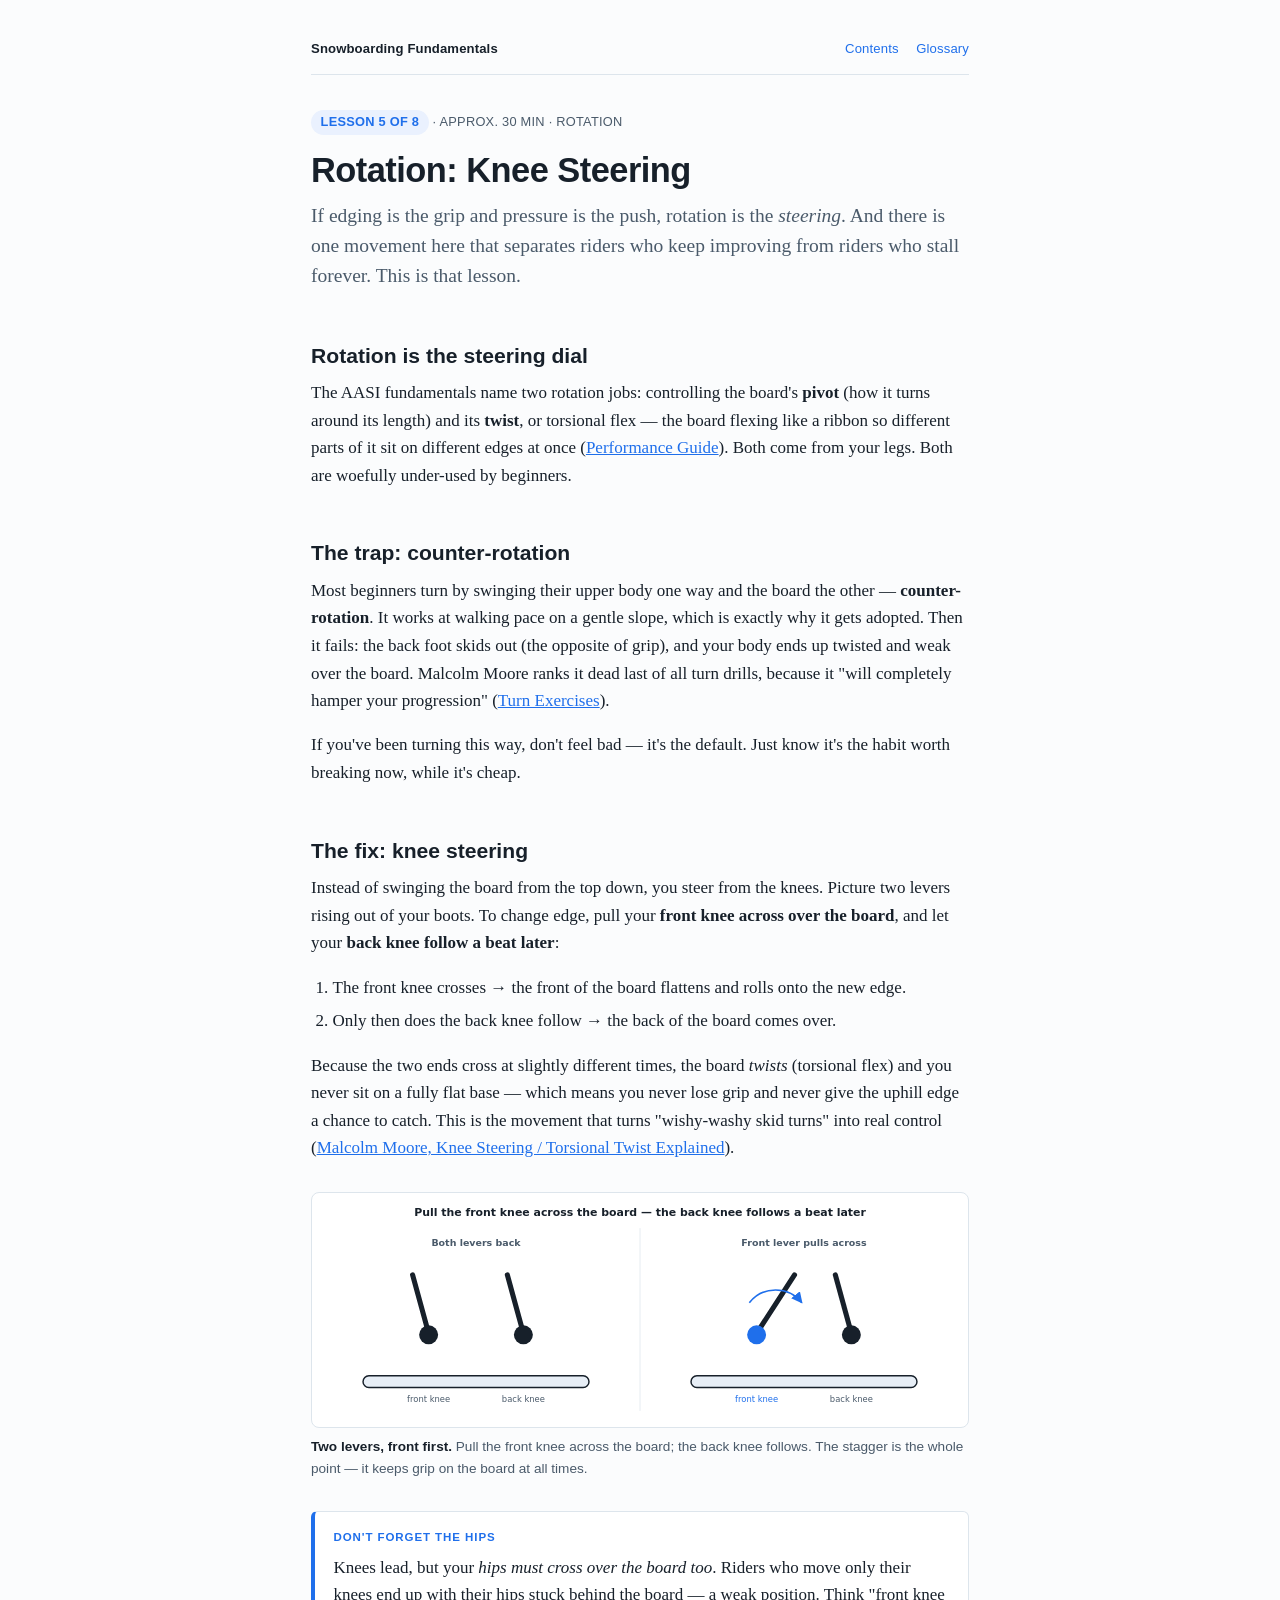
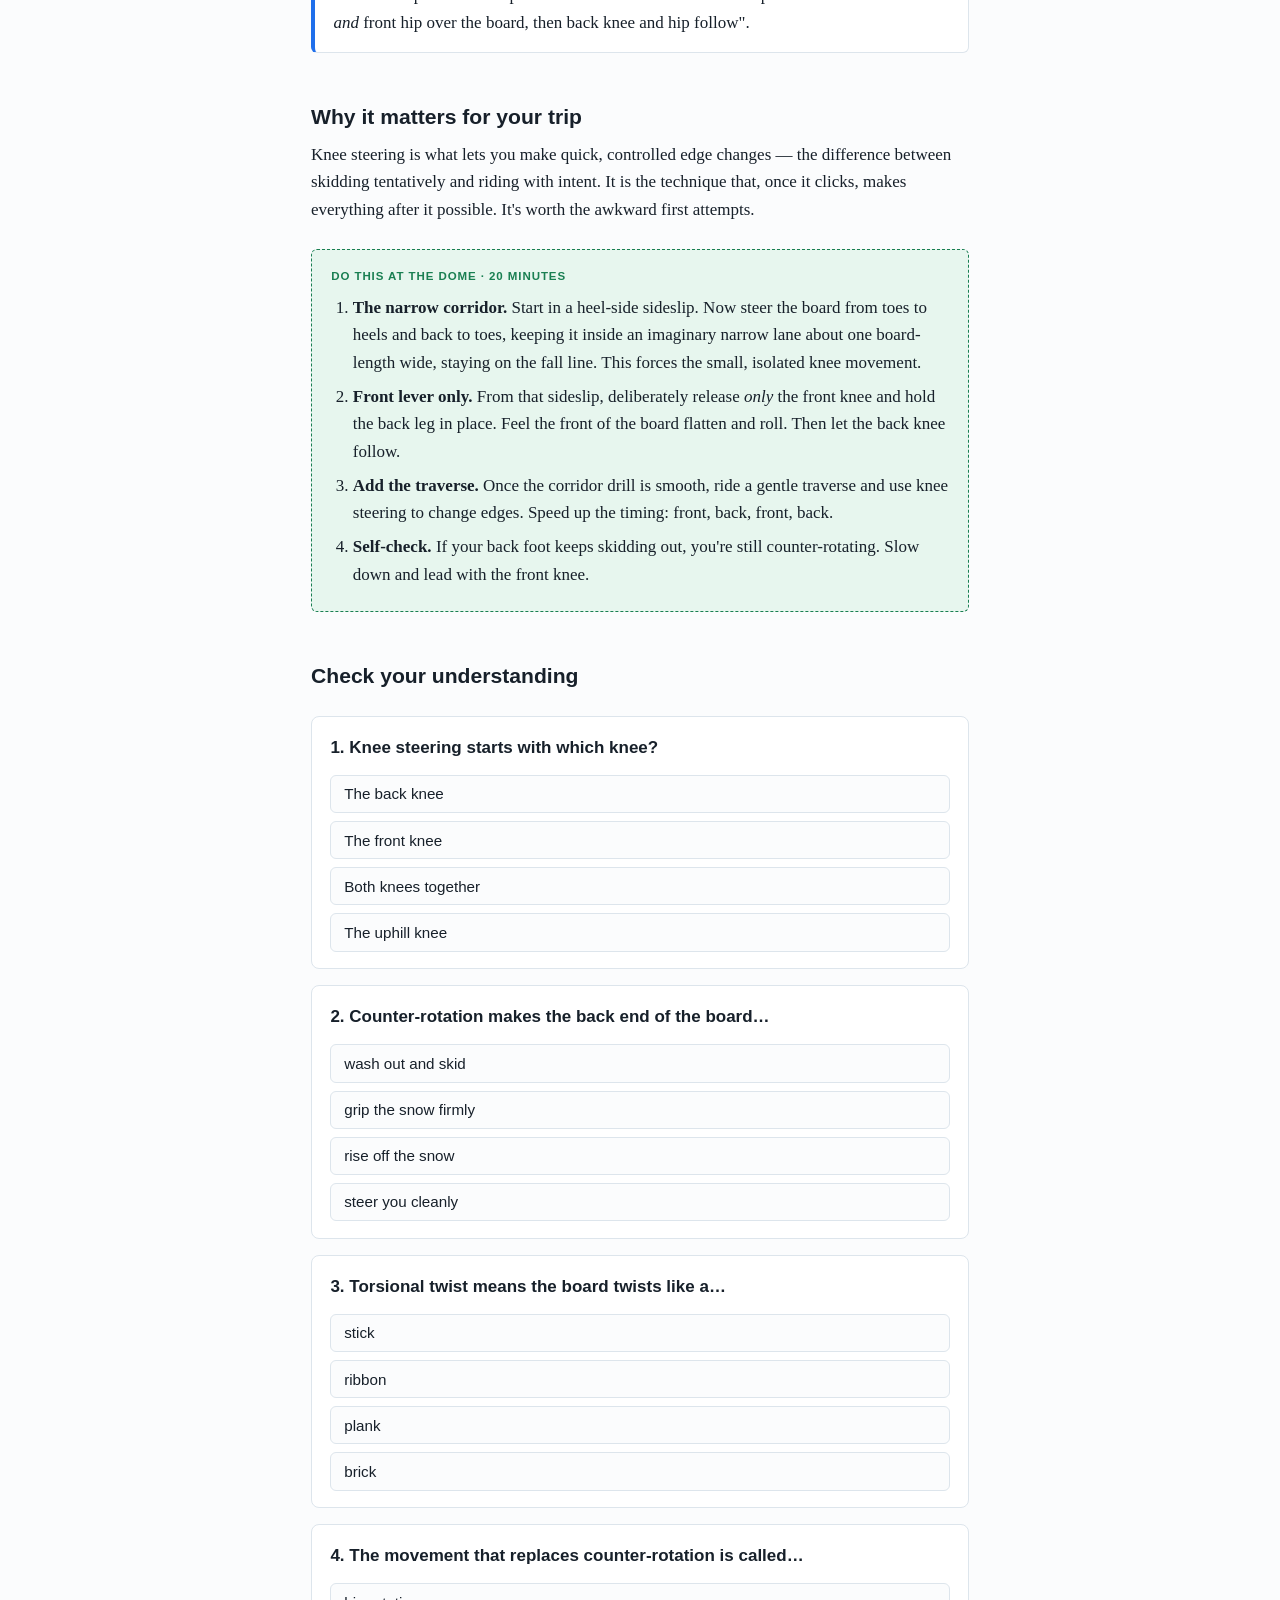
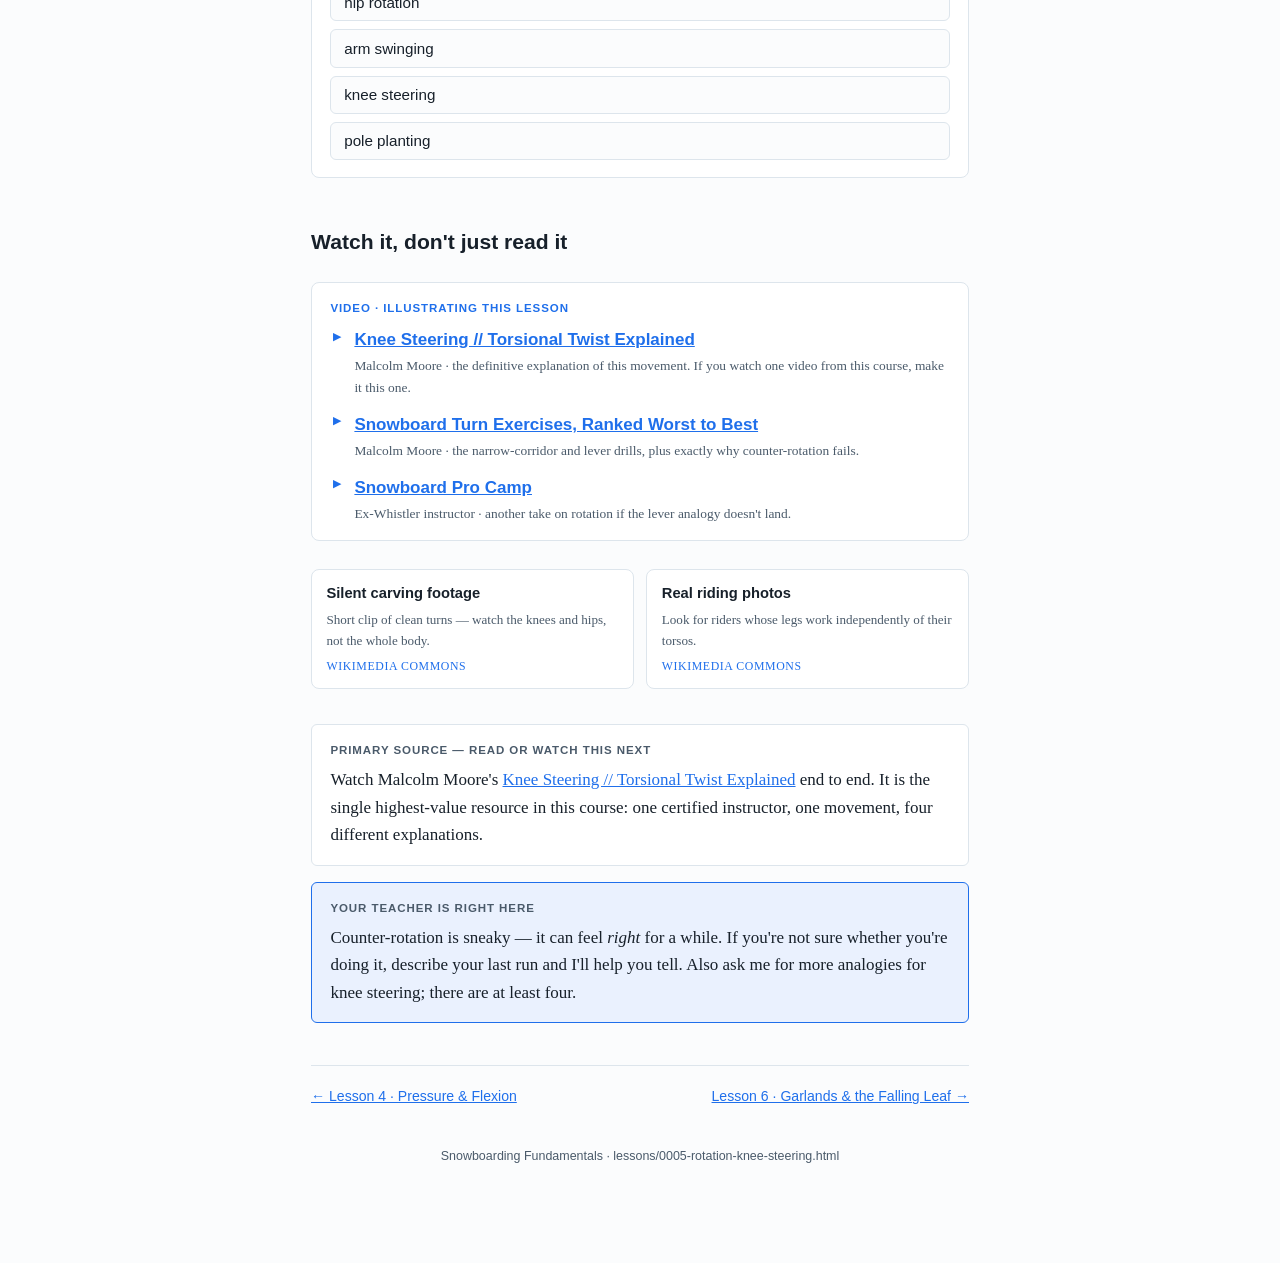
<file: lessons/0005-rotation-knee-steering.html>
<!doctype html>
<html lang="en">
<head>
<meta charset="utf-8">
<meta name="viewport" content="width=device-width, initial-scale=1">
<title>Lesson 5 · Rotation &amp; Knee Steering</title>
<link rel="stylesheet" href="../assets/course.css">
</head>
<body>
<main class="wrap">

  <nav class="course-nav">
    <span class="course-name">Snowboarding Fundamentals</span>
    <span class="nav-links">
      <a href="index.html">Contents</a>
      <a href="../reference/glossary.html">Glossary</a>
    </span>
  </nav>

  <header>
    <p class="lesson-meta"><span class="pill">Lesson 5 of 8</span> · approx. 30 min · Rotation</p>
    <h1>Rotation: Knee Steering</h1>
    <p class="lede">If edging is the grip and pressure is the push, rotation is the <em>steering</em>. And there is one movement here that separates riders who keep improving from riders who stall forever. This is that lesson.</p>
  </header>

  <h2>Rotation is the steering dial</h2>
  <p>The AASI fundamentals name two rotation jobs: controlling the board's <strong>pivot</strong> (how it turns around its length) and its <strong>twist</strong>, or torsional flex — the board flexing like a ribbon so different parts of it sit on different edges at once (<a href="https://thesnowpros.org/wp-content/uploads/2025/01/SB_snowboard_performance_PG-nov2022.pdf">Performance Guide</a>). Both come from your legs. Both are woefully under-used by beginners.</p>

  <h2>The trap: counter-rotation</h2>
  <p>Most beginners turn by swinging their upper body one way and the board the other — <strong>counter-rotation</strong>. It works at walking pace on a gentle slope, which is exactly why it gets adopted. Then it fails: the back foot skids out (the opposite of grip), and your body ends up twisted and weak over the board. Malcolm Moore ranks it dead last of all turn drills, because it "will completely hamper your progression" (<a href="https://www.youtube.com/watch?v=60HUUK-zv-c">Turn Exercises</a>).</p>
  <p>If you've been turning this way, don't feel bad — it's the default. Just know it's the habit worth breaking now, while it's cheap.</p>

  <h2>The fix: knee steering</h2>
  <p>Instead of swinging the board from the top down, you steer from the knees. Picture two levers rising out of your boots. To change edge, pull your <strong>front knee across over the board</strong>, and let your <strong>back knee follow a beat later</strong>:</p>
  <ol>
    <li>The front knee crosses → the front of the board flattens and rolls onto the new edge.</li>
    <li>Only then does the back knee follow → the back of the board comes over.</li>
  </ol>
  <p>Because the two ends cross at slightly different times, the board <em>twists</em> (torsional flex) and you never sit on a fully flat base — which means you never lose grip and never give the uphill edge a chance to catch. This is the movement that turns "wishy-washy skid turns" into real control (<a href="https://www.youtube.com/watch?v=0dTYSztKisc">Malcolm Moore, Knee Steering / Torsional Twist Explained</a>).</p>

  <figure class="figure">
    <img src="../assets/img/knee-steering.svg" alt="Front view of two knees over a board with levers rising from them. On the left both levers are back; on the right the front lever is pulled across the board and an arrow shows the rotation.">
    <figcaption><b>Two levers, front first.</b> Pull the front knee across the board; the back knee follows. The stagger is the whole point — it keeps grip on the board at all times.</figcaption>
  </figure>

  <div class="callout callout--key">
    <span class="callout-label">Don't forget the hips</span>
    <p>Knees lead, but your <em>hips must cross over the board too</em>. Riders who move only their knees end up with their hips stuck behind the board — a weak position. Think "front knee <em>and</em> front hip over the board, then back knee and hip follow".</p>
  </div>

  <h2>Why it matters for your trip</h2>
  <p>Knee steering is what lets you make quick, controlled edge changes — the difference between skidding tentatively and riding with intent. It is the technique that, once it clicks, makes everything after it possible. It's worth the awkward first attempts.</p>

  <div class="drill">
    <span class="drill-label">Do this at the dome · 20 minutes</span>
    <ol>
      <li><strong>The narrow corridor.</strong> Start in a heel-side sideslip. Now steer the board from toes to heels and back to toes, keeping it inside an imaginary narrow lane about one board-length wide, staying on the fall line. This forces the small, isolated knee movement.</li>
      <li><strong>Front lever only.</strong> From that sideslip, deliberately release <em>only</em> the front knee and hold the back leg in place. Feel the front of the board flatten and roll. Then let the back knee follow.</li>
      <li><strong>Add the traverse.</strong> Once the corridor drill is smooth, ride a gentle traverse and use knee steering to change edges. Speed up the timing: front, back, front, back.</li>
      <li><strong>Self-check.</strong> If your back foot keeps skidding out, you're still counter-rotating. Slow down and lead with the front knee.</li>
    </ol>
  </div>

  <h2>Check your understanding</h2>
  <div class="quiz" data-quiz>
    <div class="quiz-q" data-answer="b">
      <p class="quiz-prompt">1. Knee steering starts with which knee?</p>
      <div class="quiz-opts">
        <button class="quiz-opt" data-opt="a">The back knee</button>
        <button class="quiz-opt" data-opt="b">The front knee</button>
        <button class="quiz-opt" data-opt="c">Both knees together</button>
        <button class="quiz-opt" data-opt="d">The uphill knee</button>
      </div>
      <p class="quiz-explain" hidden>The front knee crosses over first, flattening and rolling the front of the board; the back knee follows a beat later. The stagger is what keeps grip throughout.</p>
    </div>

    <div class="quiz-q" data-answer="a">
      <p class="quiz-prompt">2. Counter-rotation makes the back end of the board…</p>
      <div class="quiz-opts">
        <button class="quiz-opt" data-opt="a">wash out and skid</button>
        <button class="quiz-opt" data-opt="b">grip the snow firmly</button>
        <button class="quiz-opt" data-opt="c">rise off the snow</button>
        <button class="quiz-opt" data-opt="d">steer you cleanly</button>
      </div>
      <p class="quiz-explain" hidden>Twisting the upper body the opposite way to the board makes the tail skid — skidding being the opposite of gripping. It's the signature failure of counter-rotation.</p>
    </div>

    <div class="quiz-q" data-answer="b">
      <p class="quiz-prompt">3. Torsional twist means the board twists like a…</p>
      <div class="quiz-opts">
        <button class="quiz-opt" data-opt="a">stick</button>
        <button class="quiz-opt" data-opt="b">ribbon</button>
        <button class="quiz-opt" data-opt="c">plank</button>
        <button class="quiz-opt" data-opt="d">brick</button>
      </div>
      <p class="quiz-explain" hidden>The board flexes through the middle "like a ribbon", so the front and back ends can sit on different edges at the same moment. That's what lets you change edge gradually and keep grip.</p>
    </div>

    <div class="quiz-q" data-answer="c">
      <p class="quiz-prompt">4. The movement that replaces counter-rotation is called…</p>
      <div class="quiz-opts">
        <button class="quiz-opt" data-opt="a">hip rotation</button>
        <button class="quiz-opt" data-opt="b">arm swinging</button>
        <button class="quiz-opt" data-opt="c">knee steering</button>
        <button class="quiz-opt" data-opt="d">pole planting</button>
      </div>
      <p class="quiz-explain" hidden>Knee steering: front knee across, back knee following. Same effect as counter-rotation only at slow speed, but it keeps working as you go faster and steeper.</p>
    </div>

    <p class="quiz-score" hidden></p>
  </div>

  <h2>Watch it, don't just read it</h2>
  <div class="watch">
    <span class="overline">Video · illustrating this lesson</span>
    <ul>
      <li>
        <a href="https://www.youtube.com/watch?v=0dTYSztKisc">Knee Steering // Torsional Twist Explained</a>
        <span class="src">Malcolm Moore · the definitive explanation of this movement. If you watch one video from this course, make it this one.</span>
      </li>
      <li>
        <a href="https://www.youtube.com/watch?v=60HUUK-zv-c">Snowboard Turn Exercises, Ranked Worst to Best</a>
        <span class="src">Malcolm Moore · the narrow-corridor and lever drills, plus exactly why counter-rotation fails.</span>
      </li>
      <li>
        <a href="https://www.youtube.com/@SnowboardProCamp">Snowboard Pro Camp</a>
        <span class="src">Ex-Whistler instructor · another take on rotation if the lever analogy doesn't land.</span>
      </li>
    </ul>
  </div>

  <div class="gallery">
    <a href="https://commons.wikimedia.org/wiki/File:Snowboarder_during_carving_on_hard_slope.webm">
      <span class="g-title">Silent carving footage</span>
      <span class="g-note">Short clip of clean turns — watch the knees and hips, not the whole body.</span>
      <span class="g-host">Wikimedia Commons</span>
    </a>
    <a href="https://commons.wikimedia.org/wiki/Category:Snowboarding">
      <span class="g-title">Real riding photos</span>
      <span class="g-note">Look for riders whose legs work independently of their torsos.</span>
      <span class="g-host">Wikimedia Commons</span>
    </a>
  </div>

  <div class="source">
    <span class="overline">Primary source — read or watch this next</span>
    <p>Watch Malcolm Moore's <a href="https://www.youtube.com/watch?v=0dTYSztKisc">Knee Steering // Torsional Twist Explained</a> end to end. It is the single highest-value resource in this course: one certified instructor, one movement, four different explanations.</p>
  </div>

  <div class="ask">
    <p class="overline">Your teacher is right here</p>
    <p>Counter-rotation is sneaky — it can feel <em>right</em> for a while. If you're not sure whether you're doing it, describe your last run and I'll help you tell. Also ask me for more analogies for knee steering; there are at least four.</p>
  </div>

  <div class="pager">
    <a href="0004-pressure-and-flexion.html">← Lesson 4 · Pressure &amp; Flexion</a>
    <a href="0006-garlands-and-falling-leaf.html">Lesson 6 · Garlands &amp; the Falling Leaf →</a>
  </div>

  <p class="site-foot">Snowboarding Fundamentals · lessons/0005-rotation-knee-steering.html</p>
</main>
<script src="../assets/quiz.js" defer></script>
</body>
</html>
</file>
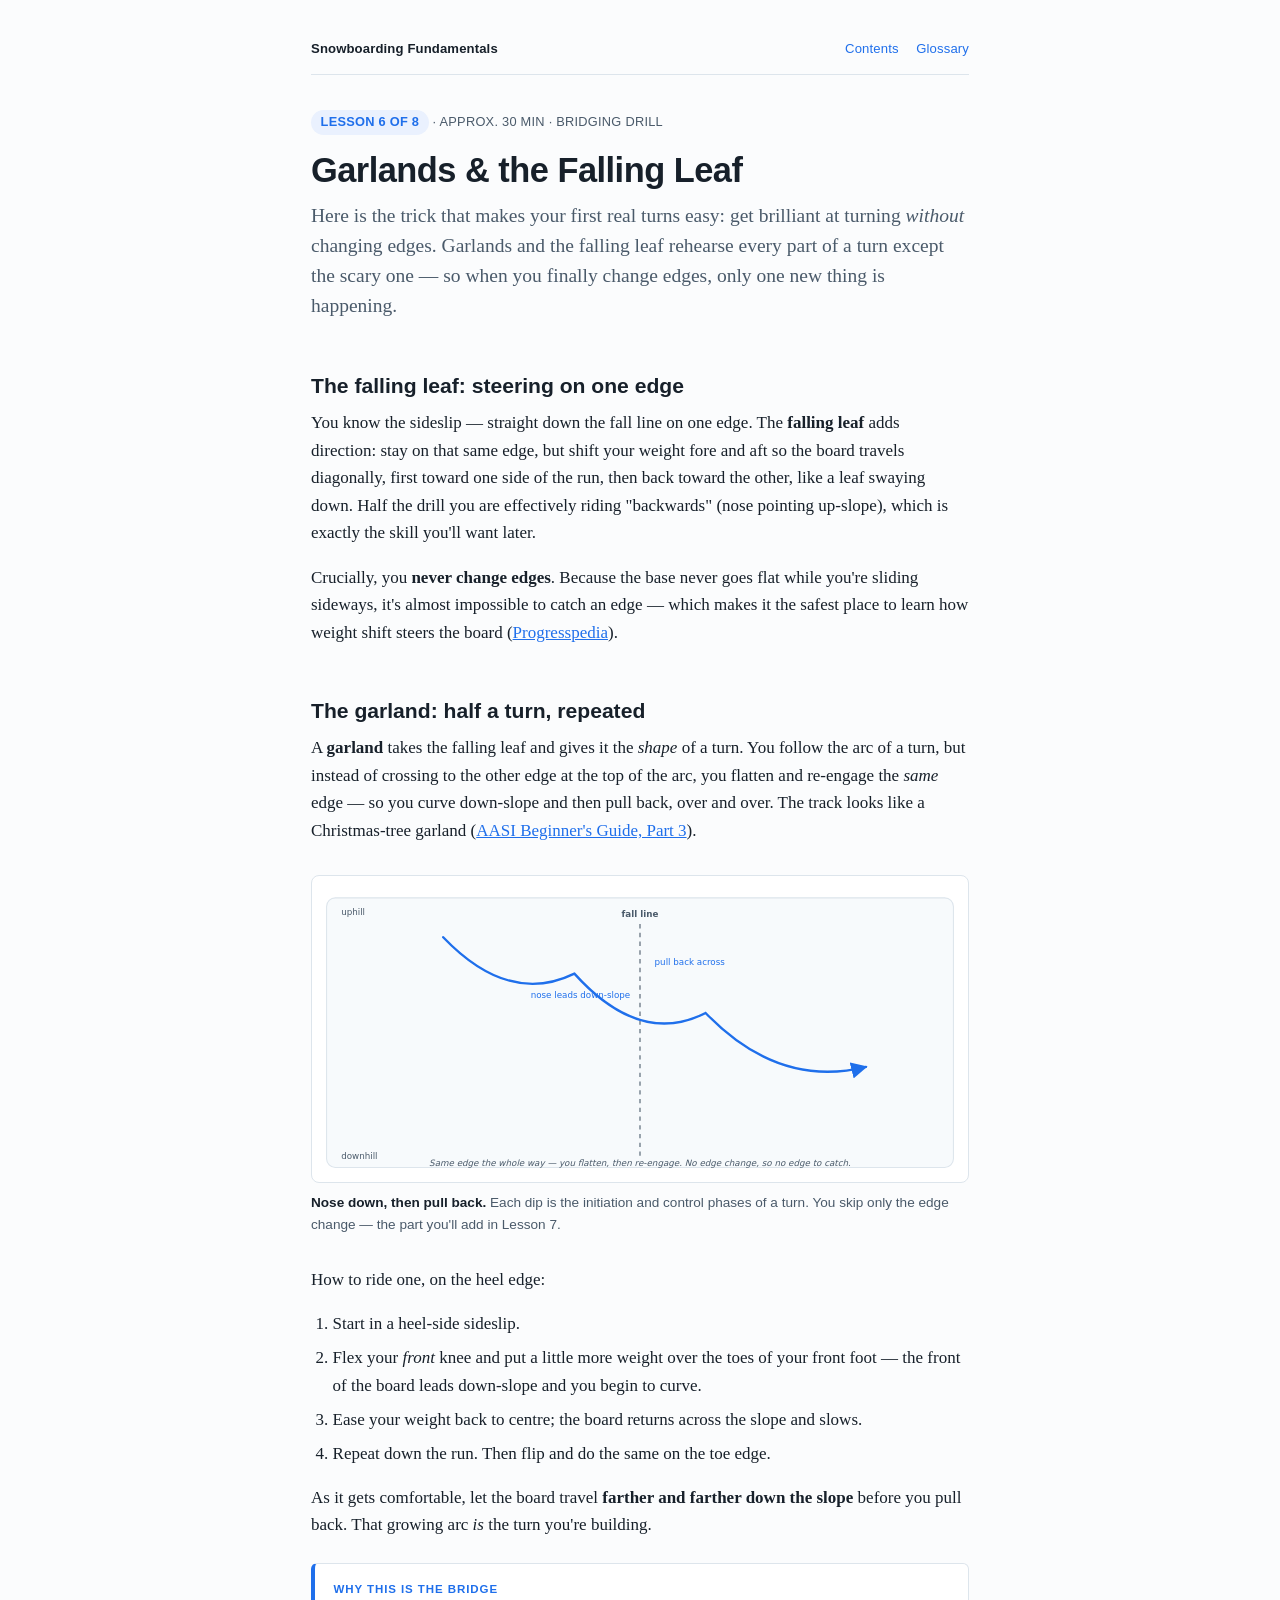
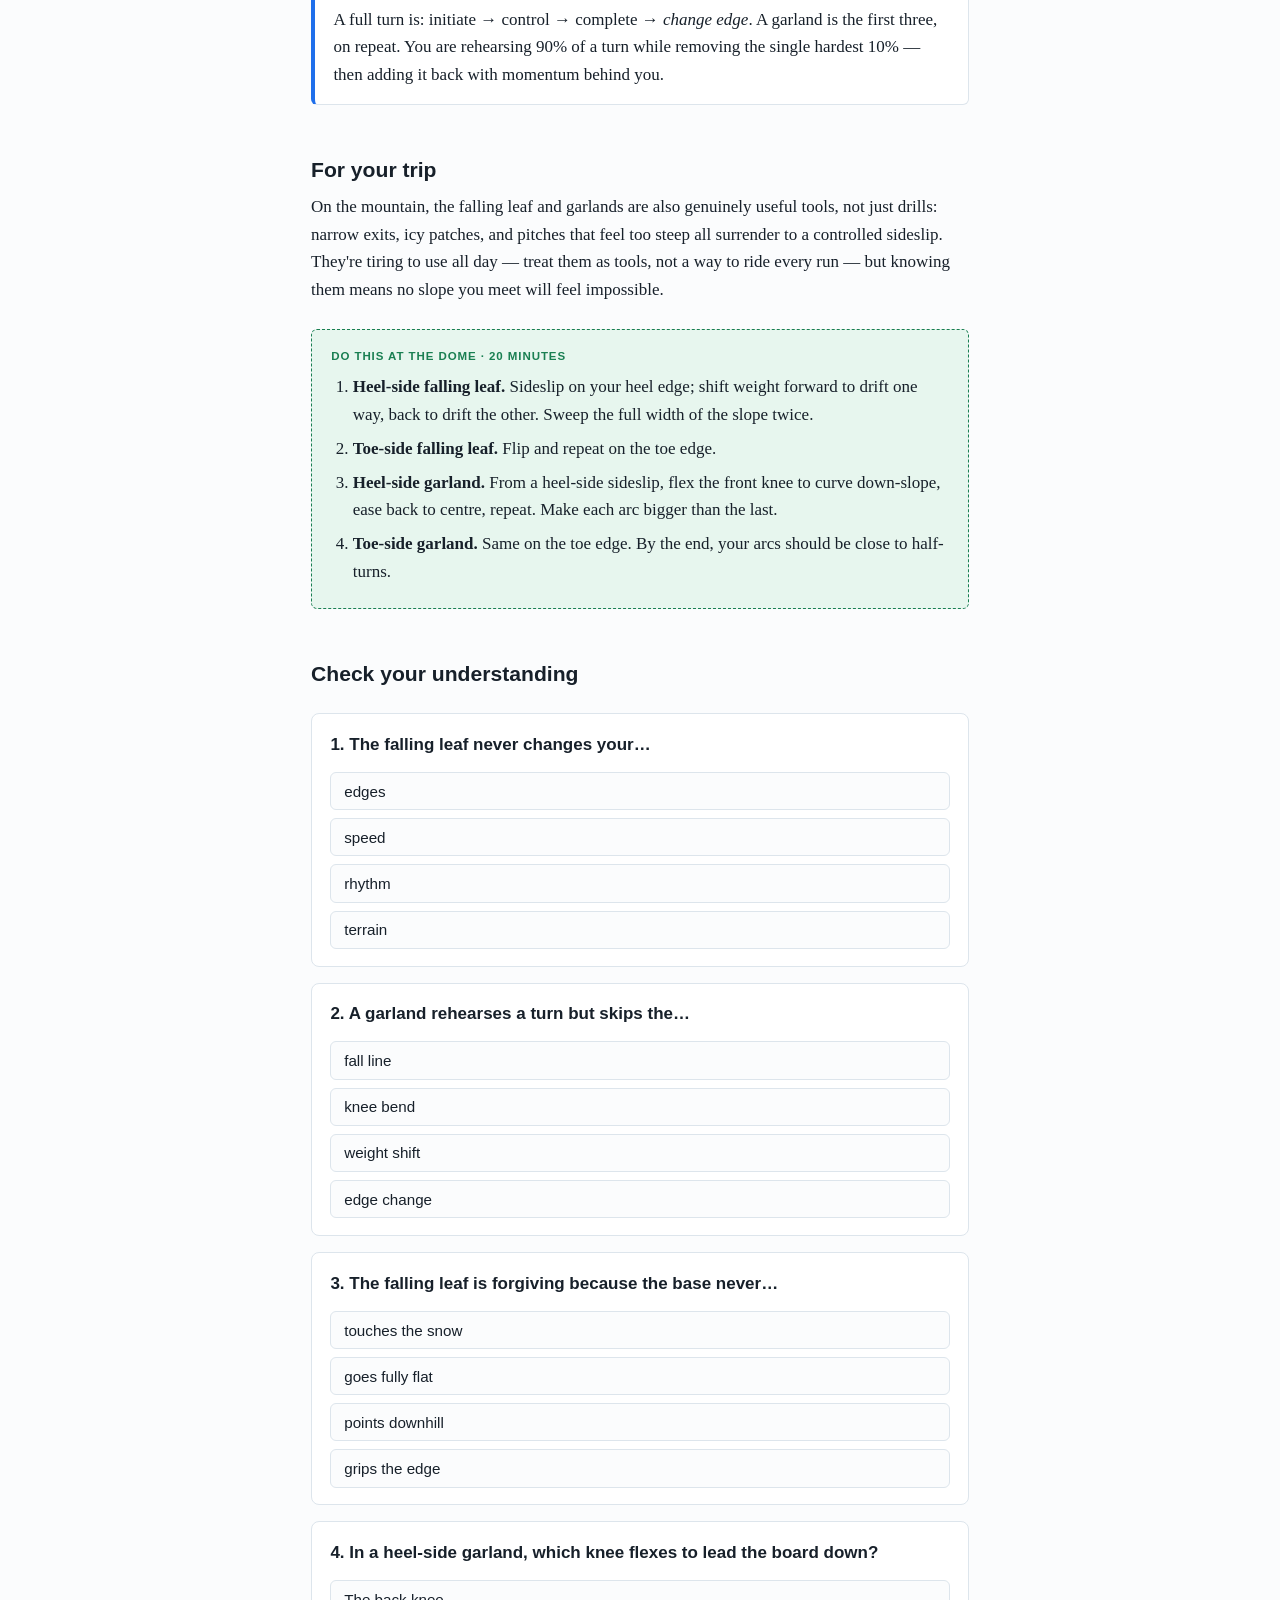
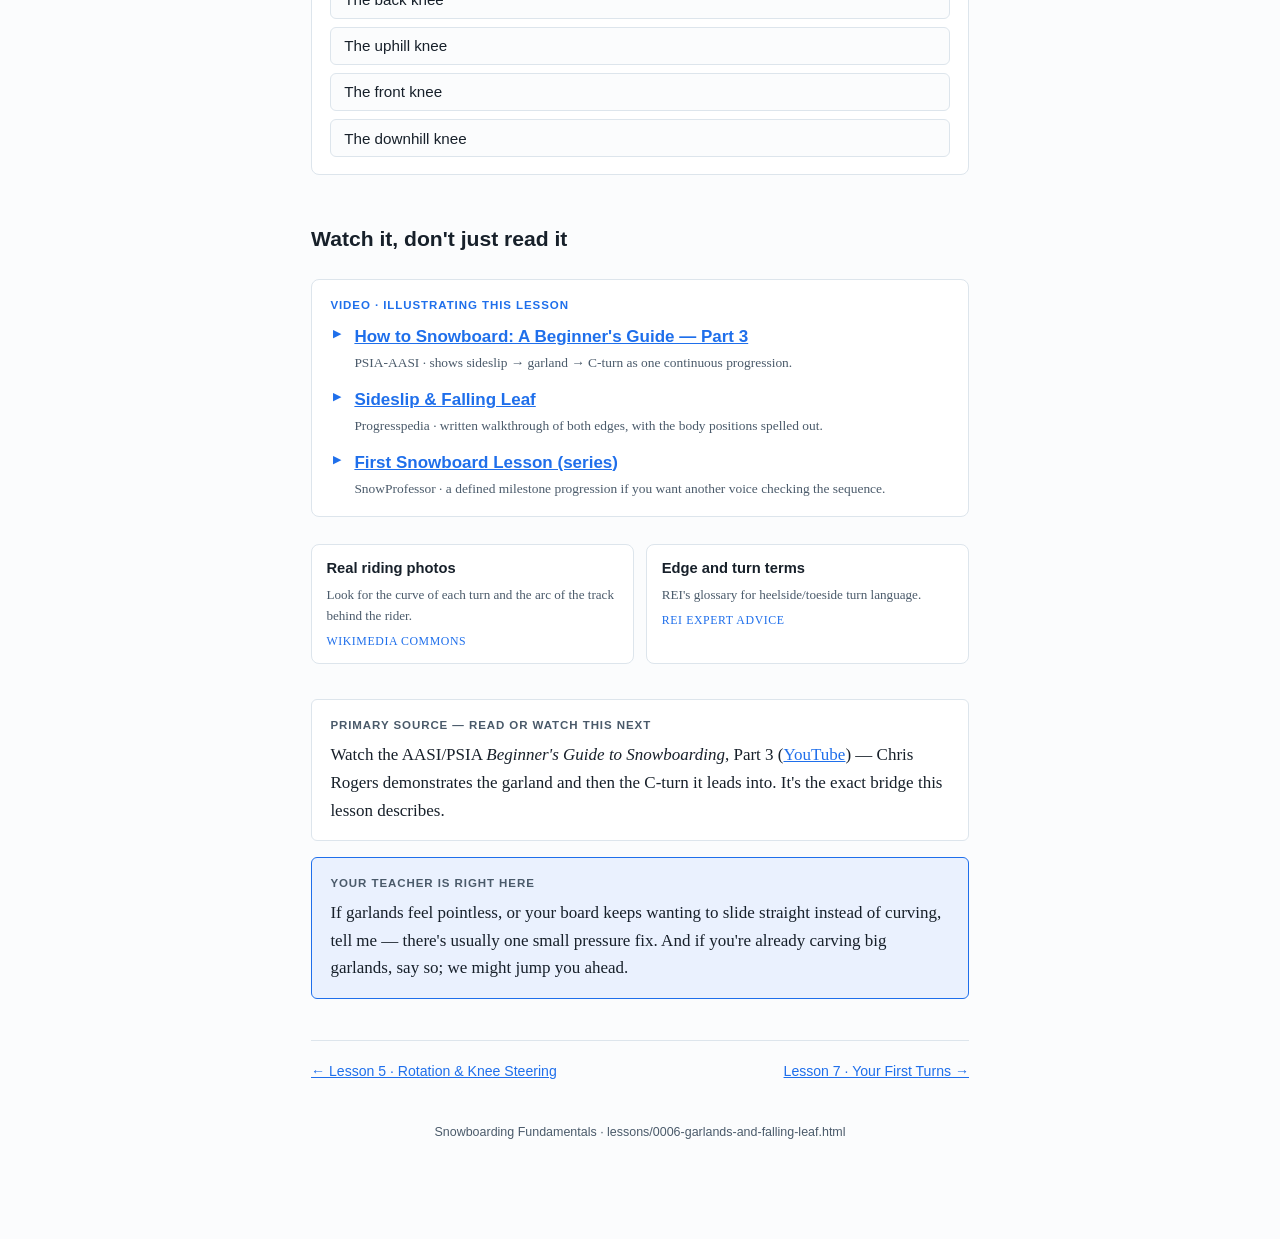
<file: lessons/0006-garlands-and-falling-leaf.html>
<!doctype html>
<html lang="en">
<head>
<meta charset="utf-8">
<meta name="viewport" content="width=device-width, initial-scale=1">
<title>Lesson 6 · Garlands &amp; the Falling Leaf</title>
<link rel="stylesheet" href="../assets/course.css">
</head>
<body>
<main class="wrap">

  <nav class="course-nav">
    <span class="course-name">Snowboarding Fundamentals</span>
    <span class="nav-links">
      <a href="index.html">Contents</a>
      <a href="../reference/glossary.html">Glossary</a>
    </span>
  </nav>

  <header>
    <p class="lesson-meta"><span class="pill">Lesson 6 of 8</span> · approx. 30 min · Bridging drill</p>
    <h1>Garlands &amp; the Falling Leaf</h1>
    <p class="lede">Here is the trick that makes your first real turns easy: get brilliant at turning <em>without</em> changing edges. Garlands and the falling leaf rehearse every part of a turn except the scary one — so when you finally change edges, only one new thing is happening.</p>
  </header>

  <h2>The falling leaf: steering on one edge</h2>
  <p>You know the sideslip — straight down the fall line on one edge. The <strong>falling leaf</strong> adds direction: stay on that same edge, but shift your weight fore and aft so the board travels diagonally, first toward one side of the run, then back toward the other, like a leaf swaying down. Half the drill you are effectively riding "backwards" (nose pointing up-slope), which is exactly the skill you'll want later.</p>
  <p>Crucially, you <strong>never change edges</strong>. Because the base never goes flat while you're sliding sideways, it's almost impossible to catch an edge — which makes it the safest place to learn how weight shift steers the board (<a href="https://progresspedia.org/courses/snowboarding/falling-leaf/">Progresspedia</a>).</p>

  <h2>The garland: half a turn, repeated</h2>
  <p>A <strong>garland</strong> takes the falling leaf and gives it the <em>shape</em> of a turn. You follow the arc of a turn, but instead of crossing to the other edge at the top of the arc, you flatten and re-engage the <em>same</em> edge — so you curve down-slope and then pull back, over and over. The track looks like a Christmas-tree garland (<a href="https://www.youtube.com/watch?v=eIcLMojBopA">AASI Beginner's Guide, Part 3</a>).</p>

  <figure class="figure">
    <img src="../assets/img/garland.svg" alt="Top view of a slope with a wavy track that descends, dipping toward the fall line and pulling back, without ever crossing to the other edge.">
    <figcaption><b>Nose down, then pull back.</b> Each dip is the initiation and control phases of a turn. You skip only the edge change — the part you'll add in Lesson 7.</figcaption>
  </figure>

  <p>How to ride one, on the heel edge:</p>
  <ol>
    <li>Start in a heel-side sideslip.</li>
    <li>Flex your <em>front</em> knee and put a little more weight over the toes of your front foot — the front of the board leads down-slope and you begin to curve.</li>
    <li>Ease your weight back to centre; the board returns across the slope and slows.</li>
    <li>Repeat down the run. Then flip and do the same on the toe edge.</li>
  </ol>
  <p>As it gets comfortable, let the board travel <strong>farther and farther down the slope</strong> before you pull back. That growing arc <em>is</em> the turn you're building.</p>

  <div class="callout callout--key">
    <span class="callout-label">Why this is the bridge</span>
    <p>A full turn is: initiate → control → complete → <em>change edge</em>. A garland is the first three, on repeat. You are rehearsing 90% of a turn while removing the single hardest 10% — then adding it back with momentum behind you.</p>
  </div>

  <h2>For your trip</h2>
  <p>On the mountain, the falling leaf and garlands are also genuinely useful tools, not just drills: narrow exits, icy patches, and pitches that feel too steep all surrender to a controlled sideslip. They're tiring to use all day — treat them as tools, not a way to ride every run — but knowing them means no slope you meet will feel impossible.</p>

  <div class="drill">
    <span class="drill-label">Do this at the dome · 20 minutes</span>
    <ol>
      <li><strong>Heel-side falling leaf.</strong> Sideslip on your heel edge; shift weight forward to drift one way, back to drift the other. Sweep the full width of the slope twice.</li>
      <li><strong>Toe-side falling leaf.</strong> Flip and repeat on the toe edge.</li>
      <li><strong>Heel-side garland.</strong> From a heel-side sideslip, flex the front knee to curve down-slope, ease back to centre, repeat. Make each arc bigger than the last.</li>
      <li><strong>Toe-side garland.</strong> Same on the toe edge. By the end, your arcs should be close to half-turns.</li>
    </ol>
  </div>

  <h2>Check your understanding</h2>
  <div class="quiz" data-quiz>
    <div class="quiz-q" data-answer="a">
      <p class="quiz-prompt">1. The falling leaf never changes your…</p>
      <div class="quiz-opts">
        <button class="quiz-opt" data-opt="a">edges</button>
        <button class="quiz-opt" data-opt="b">speed</button>
        <button class="quiz-opt" data-opt="c">rhythm</button>
        <button class="quiz-opt" data-opt="d">terrain</button>
      </div>
      <p class="quiz-explain" hidden>Staying on one edge is the entire point: the base never goes flat while you slide sideways, so you can't catch an edge. It's the safest way to learn weight shift.</p>
    </div>

    <div class="quiz-q" data-answer="d">
      <p class="quiz-prompt">2. A garland rehearses a turn but skips the…</p>
      <div class="quiz-opts">
        <button class="quiz-opt" data-opt="a">fall line</button>
        <button class="quiz-opt" data-opt="b">knee bend</button>
        <button class="quiz-opt" data-opt="c">weight shift</button>
        <button class="quiz-opt" data-opt="d">edge change</button>
      </div>
      <p class="quiz-explain" hidden>You ride the shape of the turn — initiate, control, complete — then flatten and re-engage the same edge instead of crossing over. That's the piece you add in Lesson 7.</p>
    </div>

    <div class="quiz-q" data-answer="b">
      <p class="quiz-prompt">3. The falling leaf is forgiving because the base never…</p>
      <div class="quiz-opts">
        <button class="quiz-opt" data-opt="a">touches the snow</button>
        <button class="quiz-opt" data-opt="b">goes fully flat</button>
        <button class="quiz-opt" data-opt="c">points downhill</button>
        <button class="quiz-opt" data-opt="d">grips the edge</button>
      </div>
      <p class="quiz-explain" hidden>If the base never flattens while you travel sideways, the uphill edge can't dig in — which is what "catching an edge" is. That's why this drill is safe.</p>
    </div>

    <div class="quiz-q" data-answer="c">
      <p class="quiz-prompt">4. In a heel-side garland, which knee flexes to lead the board down?</p>
      <div class="quiz-opts">
        <button class="quiz-opt" data-opt="a">The back knee</button>
        <button class="quiz-opt" data-opt="b">The uphill knee</button>
        <button class="quiz-opt" data-opt="c">The front knee</button>
        <button class="quiz-opt" data-opt="d">The downhill knee</button>
      </div>
      <p class="quiz-explain" hidden>Flexing the front knee loads the front of the board and lets it lead down-slope — the same "front leads" idea from pressure, and the same front-knee priority as knee steering.</p>
    </div>

    <p class="quiz-score" hidden></p>
  </div>

  <h2>Watch it, don't just read it</h2>
  <div class="watch">
    <span class="overline">Video · illustrating this lesson</span>
    <ul>
      <li>
        <a href="https://www.youtube.com/watch?v=eIcLMojBopA">How to Snowboard: A Beginner's Guide — Part 3</a>
        <span class="src">PSIA-AASI · shows sideslip → garland → C-turn as one continuous progression.</span>
      </li>
      <li>
        <a href="https://progresspedia.org/courses/snowboarding/falling-leaf/">Sideslip &amp; Falling Leaf</a>
        <span class="src">Progresspedia · written walkthrough of both edges, with the body positions spelled out.</span>
      </li>
      <li>
        <a href="https://snowprofessor.com/step-1-first-snowboard-lesson">First Snowboard Lesson (series)</a>
        <span class="src">SnowProfessor · a defined milestone progression if you want another voice checking the sequence.</span>
      </li>
    </ul>
  </div>

  <div class="gallery">
    <a href="https://commons.wikimedia.org/wiki/Category:Snowboarding">
      <span class="g-title">Real riding photos</span>
      <span class="g-note">Look for the curve of each turn and the arc of the track behind the rider.</span>
      <span class="g-host">Wikimedia Commons</span>
    </a>
    <a href="https://www.rei.com/learn/expert-advice/snowboarding-glossary.html">
      <span class="g-title">Edge and turn terms</span>
      <span class="g-note">REI's glossary for heelside/toeside turn language.</span>
      <span class="g-host">REI Expert Advice</span>
    </a>
  </div>

  <div class="source">
    <span class="overline">Primary source — read or watch this next</span>
    <p>Watch the AASI/PSIA <em>Beginner's Guide to Snowboarding</em>, Part 3 (<a href="https://www.youtube.com/watch?v=eIcLMojBopA">YouTube</a>) — Chris Rogers demonstrates the garland and then the C-turn it leads into. It's the exact bridge this lesson describes.</p>
  </div>

  <div class="ask">
    <p class="overline">Your teacher is right here</p>
    <p>If garlands feel pointless, or your board keeps wanting to slide straight instead of curving, tell me — there's usually one small pressure fix. And if you're already carving big garlands, say so; we might jump you ahead.</p>
  </div>

  <div class="pager">
    <a href="0005-rotation-knee-steering.html">← Lesson 5 · Rotation &amp; Knee Steering</a>
    <a href="0007-turns-and-linking.html">Lesson 7 · Your First Turns →</a>
  </div>

  <p class="site-foot">Snowboarding Fundamentals · lessons/0006-garlands-and-falling-leaf.html</p>
</main>
<script src="../assets/quiz.js" defer></script>
</body>
</html>
</file>
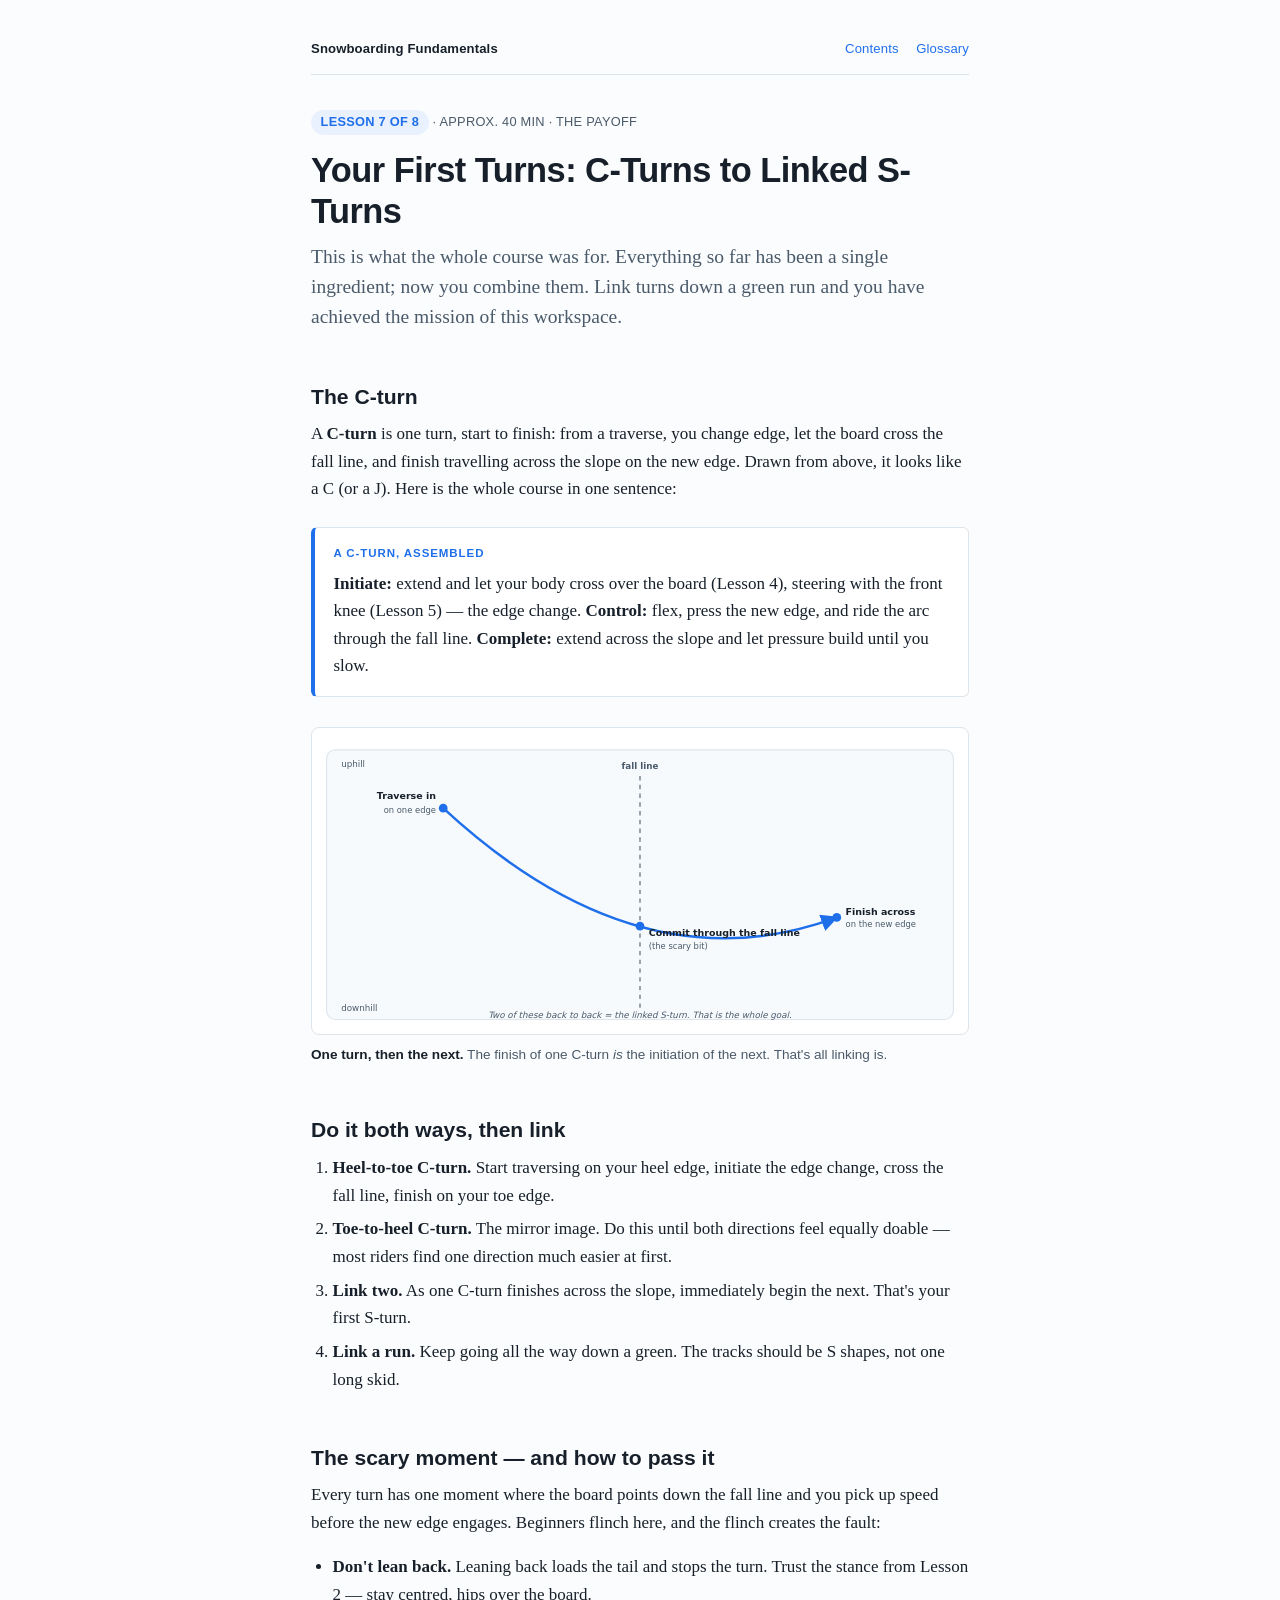
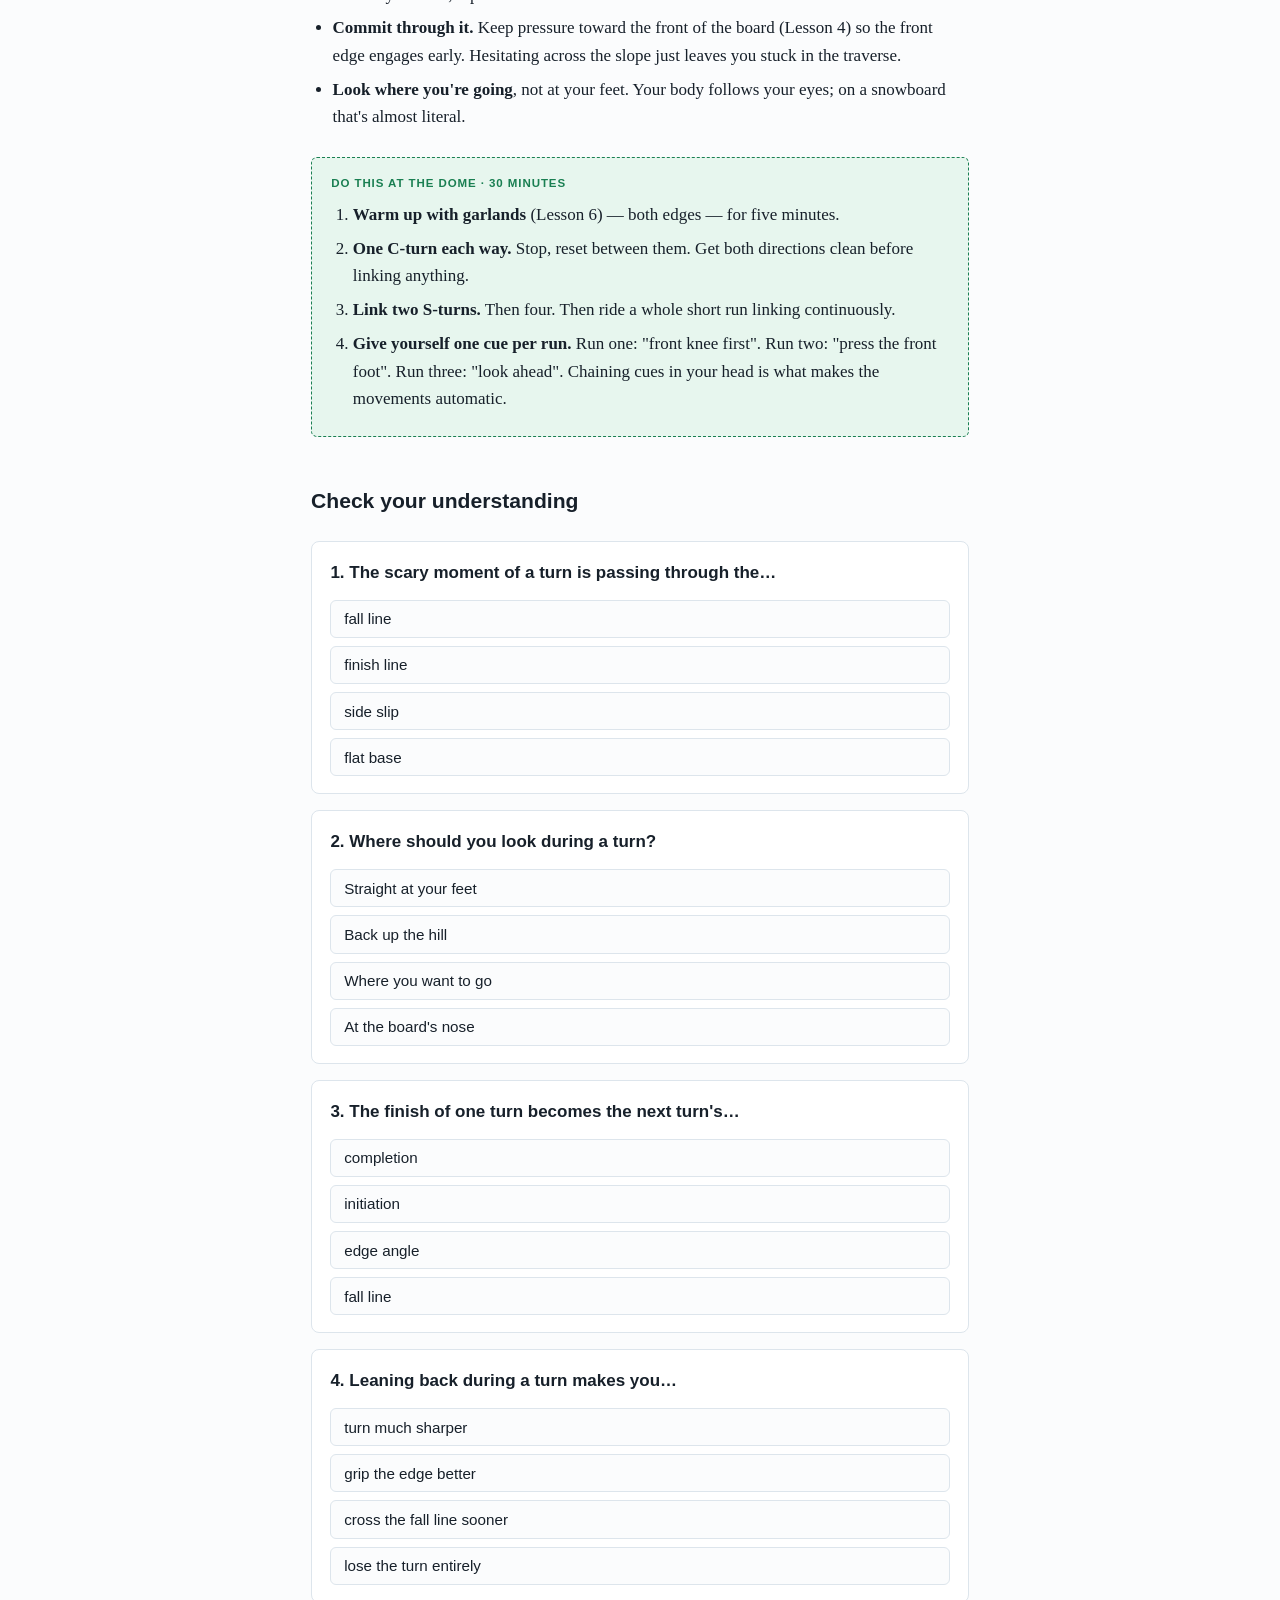
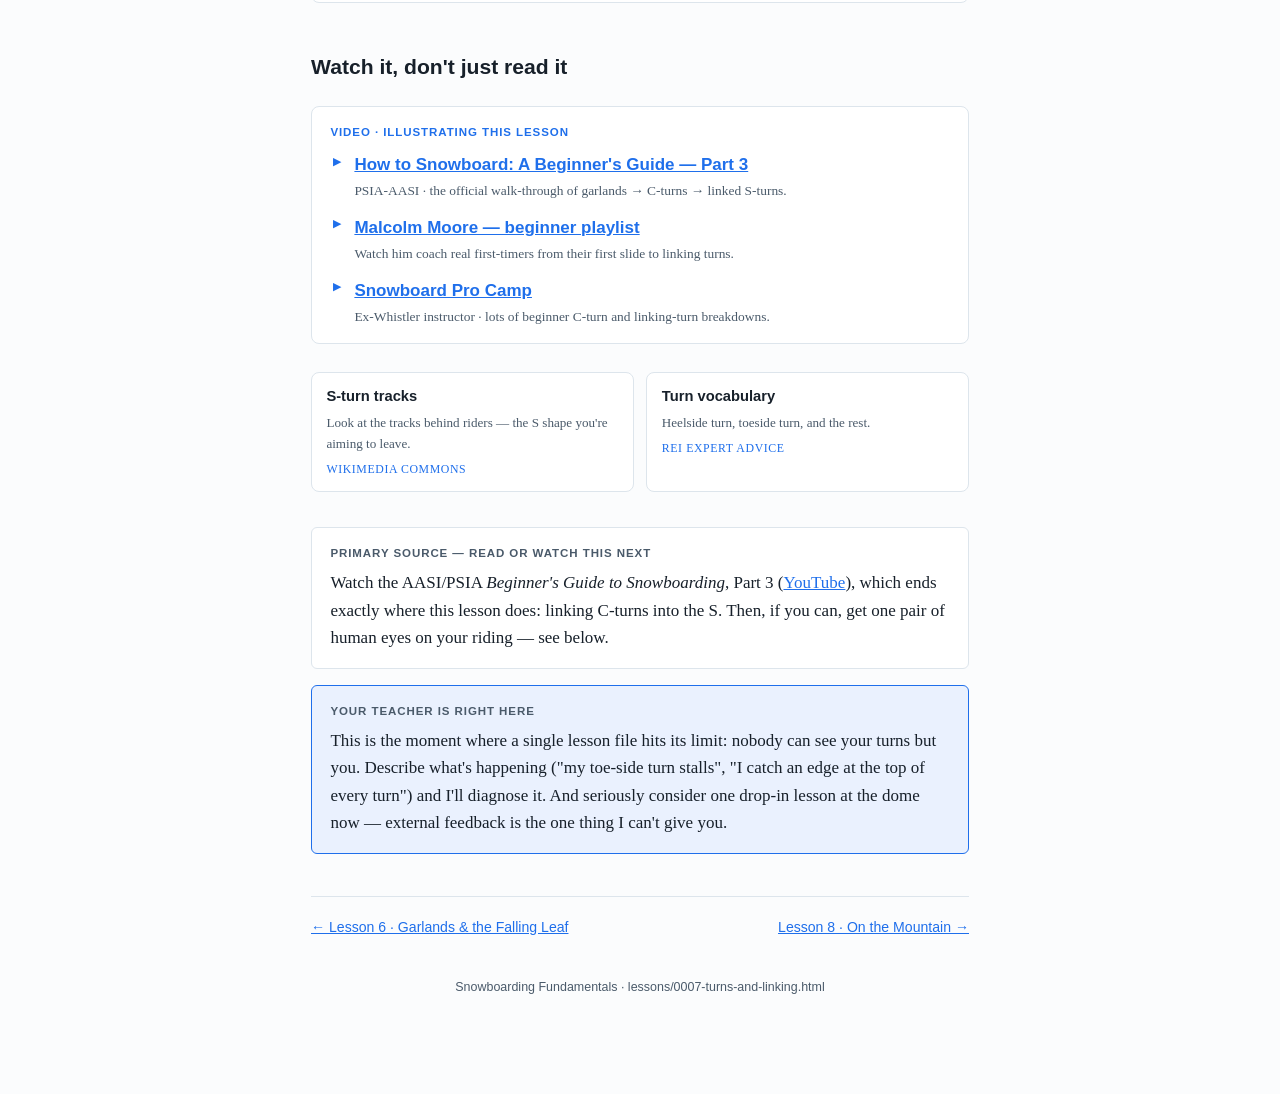
<file: lessons/0007-turns-and-linking.html>
<!doctype html>
<html lang="en">
<head>
<meta charset="utf-8">
<meta name="viewport" content="width=device-width, initial-scale=1">
<title>Lesson 7 · Your First Turns: C-Turns to Linked S-Turns</title>
<link rel="stylesheet" href="../assets/course.css">
</head>
<body>
<main class="wrap">

  <nav class="course-nav">
    <span class="course-name">Snowboarding Fundamentals</span>
    <span class="nav-links">
      <a href="index.html">Contents</a>
      <a href="../reference/glossary.html">Glossary</a>
    </span>
  </nav>

  <header>
    <p class="lesson-meta"><span class="pill">Lesson 7 of 8</span> · approx. 40 min · The payoff</p>
    <h1>Your First Turns: C-Turns to Linked S-Turns</h1>
    <p class="lede">This is what the whole course was for. Everything so far has been a single ingredient; now you combine them. Link turns down a green run and you have achieved the mission of this workspace.</p>
  </header>

  <h2>The C-turn</h2>
  <p>A <strong>C-turn</strong> is one turn, start to finish: from a traverse, you change edge, let the board cross the fall line, and finish travelling across the slope on the new edge. Drawn from above, it looks like a C (or a J). Here is the whole course in one sentence:</p>
  <div class="callout callout--key">
    <span class="callout-label">A C-turn, assembled</span>
    <p><strong>Initiate:</strong> extend and let your body cross over the board (Lesson 4), steering with the front knee (Lesson 5) — the edge change. <strong>Control:</strong> flex, press the new edge, and ride the arc through the fall line. <strong>Complete:</strong> extend across the slope and let pressure build until you slow.</p>
  </div>

  <figure class="figure">
    <img src="../assets/img/c-turn.svg" alt="Top view of a slope with a single C-shaped arc from a traverse, crossing the fall line, finishing on the opposite traverse; a note that two of these make linked turns.">
    <figcaption><b>One turn, then the next.</b> The finish of one C-turn <em>is</em> the initiation of the next. That's all linking is.</figcaption>
  </figure>

  <h2>Do it both ways, then link</h2>
  <ol>
    <li><strong>Heel-to-toe C-turn.</strong> Start traversing on your heel edge, initiate the edge change, cross the fall line, finish on your toe edge.</li>
    <li><strong>Toe-to-heel C-turn.</strong> The mirror image. Do this until both directions feel equally doable — most riders find one direction much easier at first.</li>
    <li><strong>Link two.</strong> As one C-turn finishes across the slope, immediately begin the next. That's your first S-turn.</li>
    <li><strong>Link a run.</strong> Keep going all the way down a green. The tracks should be S shapes, not one long skid.</li>
  </ol>

  <h2>The scary moment — and how to pass it</h2>
  <p>Every turn has one moment where the board points down the fall line and you pick up speed before the new edge engages. Beginners flinch here, and the flinch creates the fault:</p>
  <ul>
    <li><strong>Don't lean back.</strong> Leaning back loads the tail and stops the turn. Trust the stance from Lesson 2 — stay centred, hips over the board.</li>
    <li><strong>Commit through it.</strong> Keep pressure toward the front of the board (Lesson 4) so the front edge engages early. Hesitating across the slope just leaves you stuck in the traverse.</li>
    <li><strong>Look where you're going</strong>, not at your feet. Your body follows your eyes; on a snowboard that's almost literal.</li>
  </ul>

  <div class="drill">
    <span class="drill-label">Do this at the dome · 30 minutes</span>
    <ol>
      <li><strong>Warm up with garlands</strong> (Lesson 6) — both edges — for five minutes.</li>
      <li><strong>One C-turn each way.</strong> Stop, reset between them. Get both directions clean before linking anything.</li>
      <li><strong>Link two S-turns.</strong> Then four. Then ride a whole short run linking continuously.</li>
      <li><strong>Give yourself one cue per run.</strong> Run one: "front knee first". Run two: "press the front foot". Run three: "look ahead". Chaining cues in your head is what makes the movements automatic.</li>
    </ol>
  </div>

  <h2>Check your understanding</h2>
  <div class="quiz" data-quiz>
    <div class="quiz-q" data-answer="a">
      <p class="quiz-prompt">1. The scary moment of a turn is passing through the…</p>
      <div class="quiz-opts">
        <button class="quiz-opt" data-opt="a">fall line</button>
        <button class="quiz-opt" data-opt="b">finish line</button>
        <button class="quiz-opt" data-opt="c">side slip</button>
        <button class="quiz-opt" data-opt="d">flat base</button>
      </div>
      <p class="quiz-explain" hidden>As the board crosses the fall line it accelerates before the new edge bites. That instant is where beginners flinch — and where committing to the new edge is what makes the turn work.</p>
    </div>

    <div class="quiz-q" data-answer="c">
      <p class="quiz-prompt">2. Where should you look during a turn?</p>
      <div class="quiz-opts">
        <button class="quiz-opt" data-opt="a">Straight at your feet</button>
        <button class="quiz-opt" data-opt="b">Back up the hill</button>
        <button class="quiz-opt" data-opt="c">Where you want to go</button>
        <button class="quiz-opt" data-opt="d">At the board's nose</button>
      </div>
      <p class="quiz-explain" hidden>Your body follows your eyes. Look at the place you want to end up, not at your feet — it's the single cheapest fix in snowboarding.</p>
    </div>

    <div class="quiz-q" data-answer="b">
      <p class="quiz-prompt">3. The finish of one turn becomes the next turn's…</p>
      <div class="quiz-opts">
        <button class="quiz-opt" data-opt="a">completion</button>
        <button class="quiz-opt" data-opt="b">initiation</button>
        <button class="quiz-opt" data-opt="c">edge angle</button>
        <button class="quiz-opt" data-opt="d">fall line</button>
      </div>
      <p class="quiz-explain" hidden>Linking is exactly this: the completion of one turn folds straight into the initiation of the next, with no stop in between. That's what makes an S.</p>
    </div>

    <div class="quiz-q" data-answer="d">
      <p class="quiz-prompt">4. Leaning back during a turn makes you…</p>
      <div class="quiz-opts">
        <button class="quiz-opt" data-opt="a">turn much sharper</button>
        <button class="quiz-opt" data-opt="b">grip the edge better</button>
        <button class="quiz-opt" data-opt="c">cross the fall line sooner</button>
        <button class="quiz-opt" data-opt="d">lose the turn entirely</button>
      </div>
      <p class="quiz-explain" hidden>Weight back loads the tail, the front edge goes light, and the board stops turning — you end up skidding straight. Stay centred and press forward instead.</p>
    </div>

    <p class="quiz-score" hidden></p>
  </div>

  <h2>Watch it, don't just read it</h2>
  <div class="watch">
    <span class="overline">Video · illustrating this lesson</span>
    <ul>
      <li>
        <a href="https://www.youtube.com/watch?v=eIcLMojBopA">How to Snowboard: A Beginner's Guide — Part 3</a>
        <span class="src">PSIA-AASI · the official walk-through of garlands → C-turns → linked S-turns.</span>
      </li>
      <li>
        <a href="https://www.youtube.com/@malcolmmoore">Malcolm Moore — beginner playlist</a>
        <span class="src">Watch him coach real first-timers from their first slide to linking turns.</span>
      </li>
      <li>
        <a href="https://www.youtube.com/@SnowboardProCamp">Snowboard Pro Camp</a>
        <span class="src">Ex-Whistler instructor · lots of beginner C-turn and linking-turn breakdowns.</span>
      </li>
    </ul>
  </div>

  <div class="gallery">
    <a href="https://commons.wikimedia.org/wiki/Category:Snowboarding">
      <span class="g-title">S-turn tracks</span>
      <span class="g-note">Look at the tracks behind riders — the S shape you're aiming to leave.</span>
      <span class="g-host">Wikimedia Commons</span>
    </a>
    <a href="https://www.rei.com/learn/expert-advice/snowboarding-glossary.html">
      <span class="g-title">Turn vocabulary</span>
      <span class="g-note">Heelside turn, toeside turn, and the rest.</span>
      <span class="g-host">REI Expert Advice</span>
    </a>
  </div>

  <div class="source">
    <span class="overline">Primary source — read or watch this next</span>
    <p>Watch the AASI/PSIA <em>Beginner's Guide to Snowboarding</em>, Part 3 (<a href="https://www.youtube.com/watch?v=eIcLMojBopA">YouTube</a>), which ends exactly where this lesson does: linking C-turns into the S. Then, if you can, get one pair of human eyes on your riding — see below.</p>
  </div>

  <div class="ask">
    <p class="overline">Your teacher is right here</p>
    <p>This is the moment where a single lesson file hits its limit: nobody can see your turns but you. Describe what's happening ("my toe-side turn stalls", "I catch an edge at the top of every turn") and I'll diagnose it. And seriously consider one drop-in lesson at the dome now — external feedback is the one thing I can't give you.</p>
  </div>

  <div class="pager">
    <a href="0006-garlands-and-falling-leaf.html">← Lesson 6 · Garlands &amp; the Falling Leaf</a>
    <a href="0008-on-the-mountain.html">Lesson 8 · On the Mountain →</a>
  </div>

  <p class="site-foot">Snowboarding Fundamentals · lessons/0007-turns-and-linking.html</p>
</main>
<script src="../assets/quiz.js" defer></script>
</body>
</html>
</file>
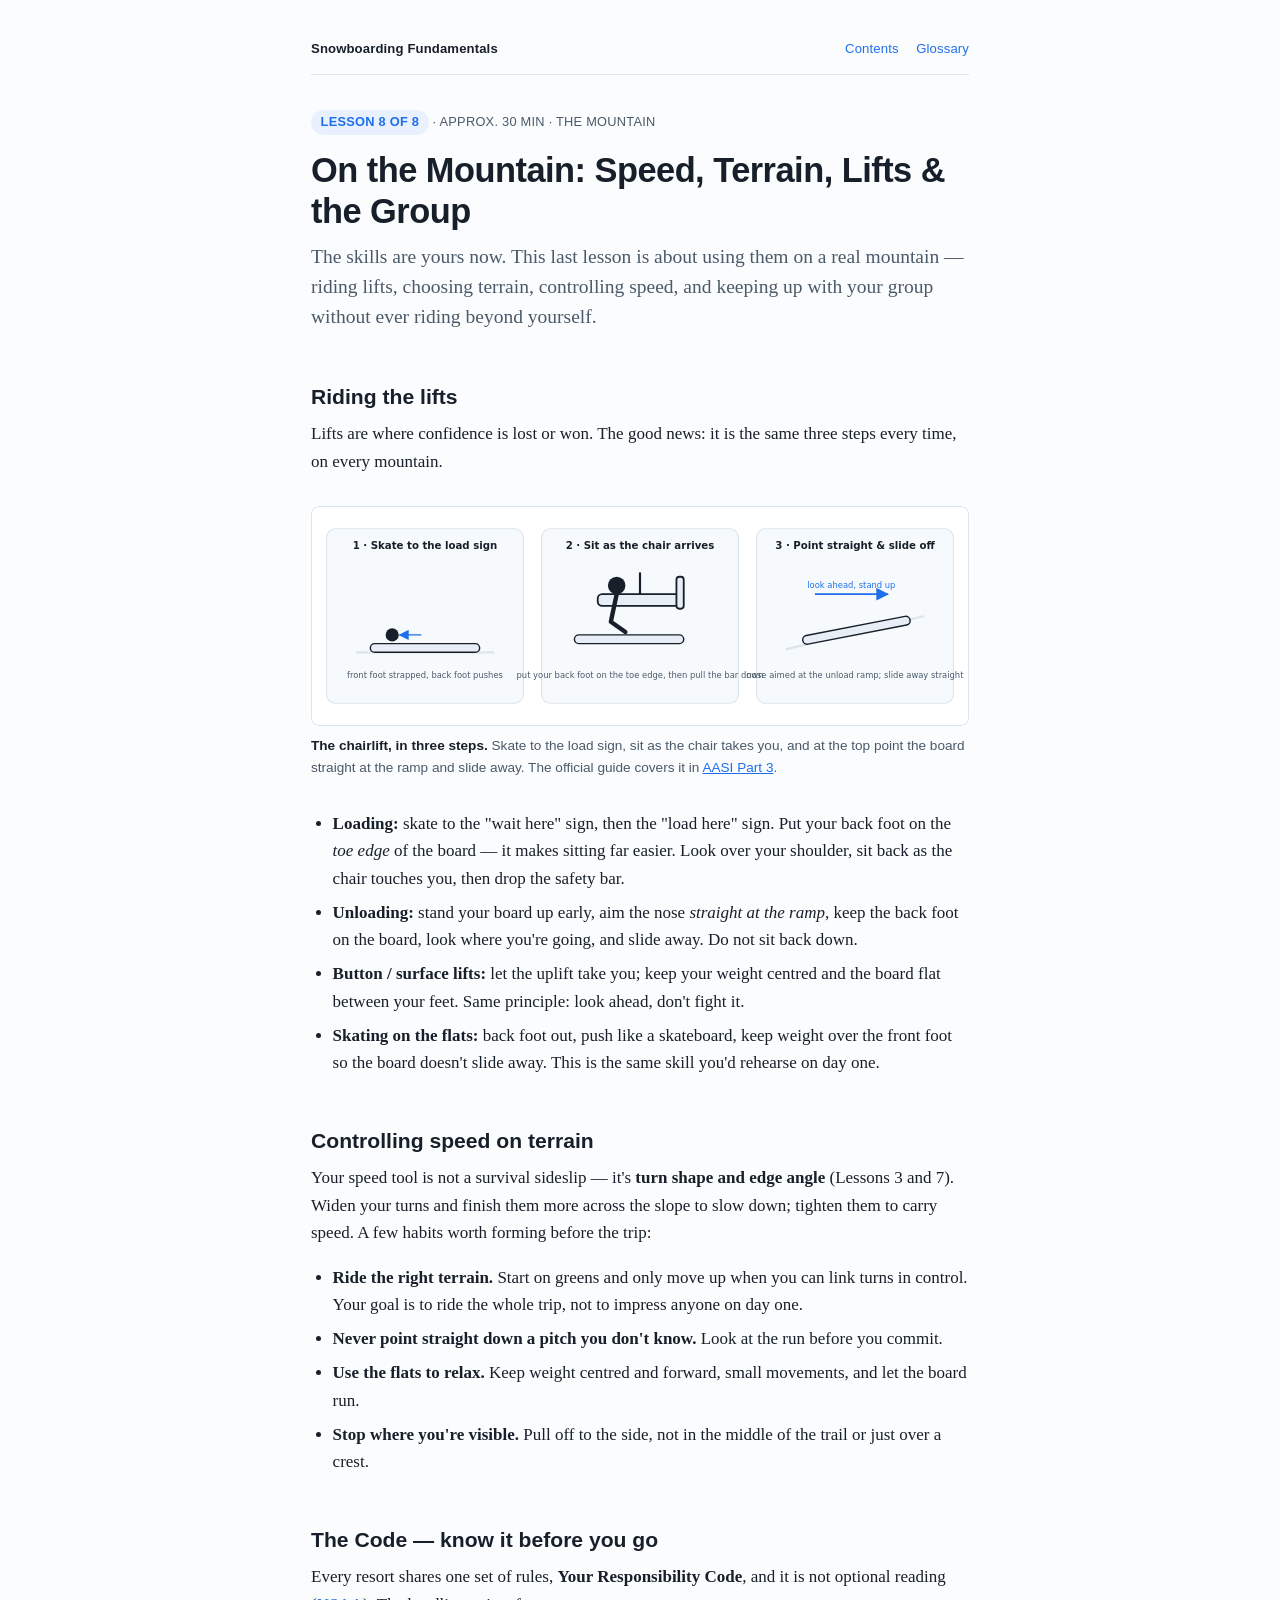
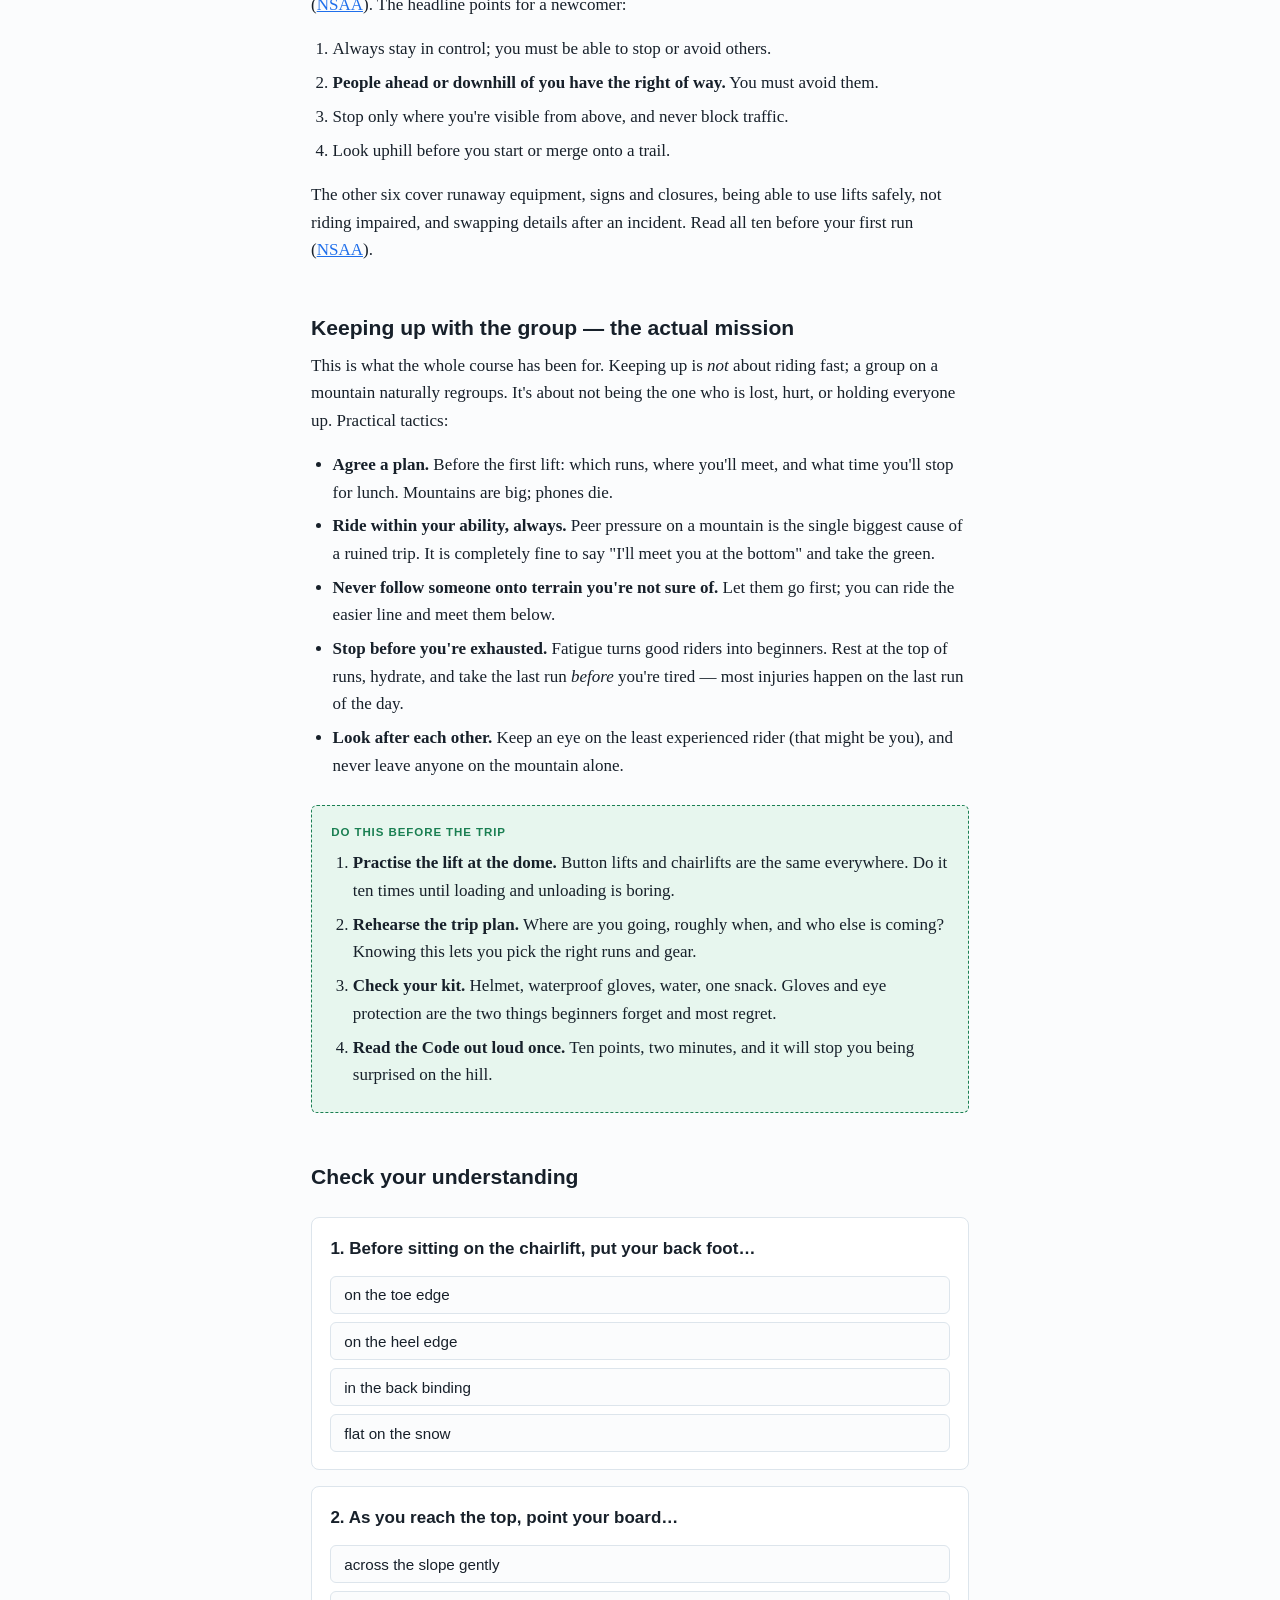
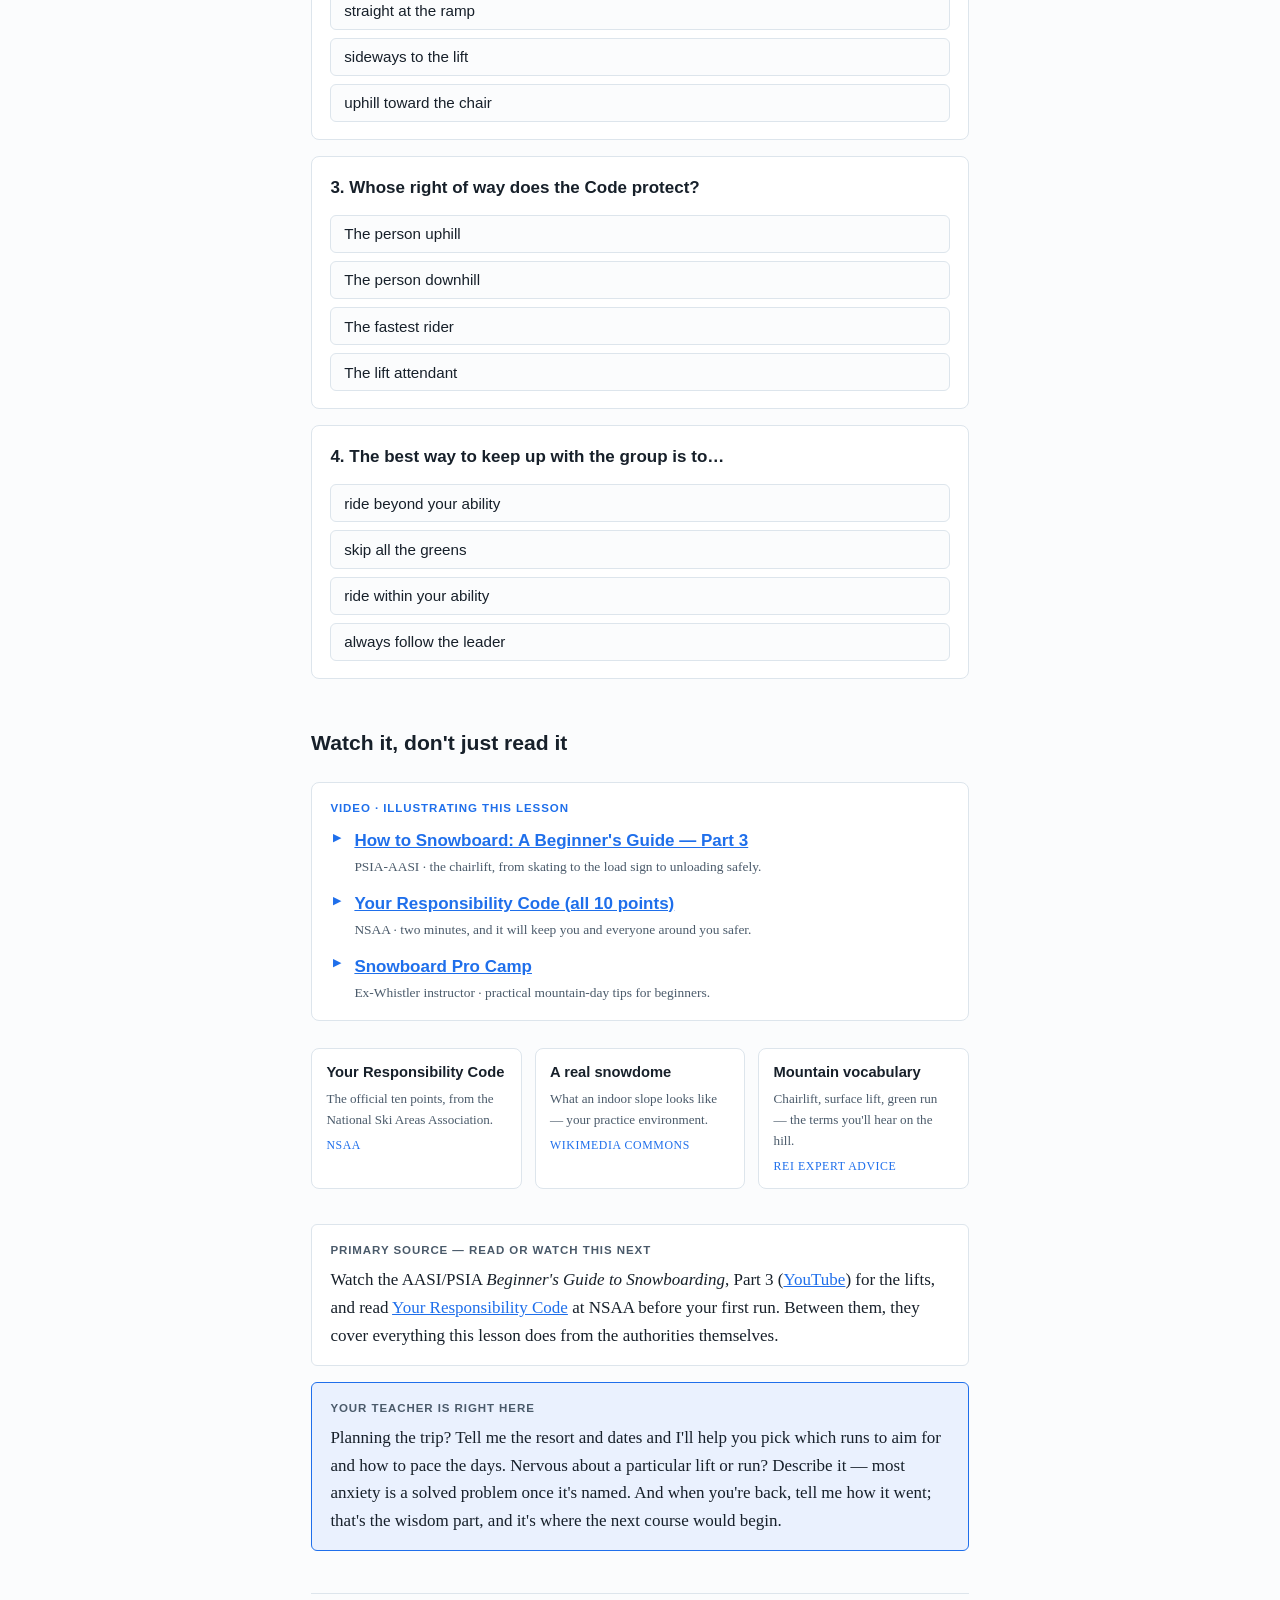
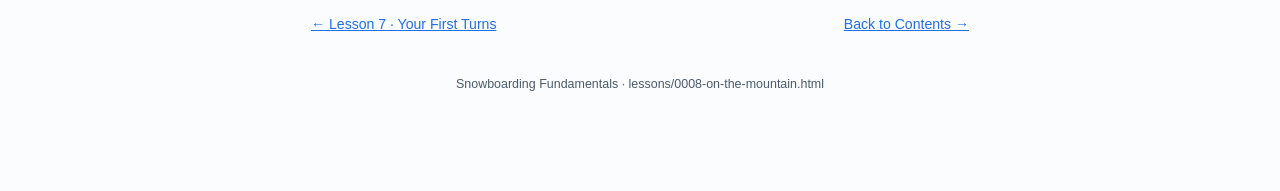
<file: lessons/0008-on-the-mountain.html>
<!doctype html>
<html lang="en">
<head>
<meta charset="utf-8">
<meta name="viewport" content="width=device-width, initial-scale=1">
<title>Lesson 8 · On the Mountain</title>
<link rel="stylesheet" href="../assets/course.css">
</head>
<body>
<main class="wrap">

  <nav class="course-nav">
    <span class="course-name">Snowboarding Fundamentals</span>
    <span class="nav-links">
      <a href="index.html">Contents</a>
      <a href="../reference/glossary.html">Glossary</a>
    </span>
  </nav>

  <header>
    <p class="lesson-meta"><span class="pill">Lesson 8 of 8</span> · approx. 30 min · The mountain</p>
    <h1>On the Mountain: Speed, Terrain, Lifts &amp; the Group</h1>
    <p class="lede">The skills are yours now. This last lesson is about using them on a real mountain — riding lifts, choosing terrain, controlling speed, and keeping up with your group without ever riding beyond yourself.</p>
  </header>

  <h2>Riding the lifts</h2>
  <p>Lifts are where confidence is lost or won. The good news: it is the same three steps every time, on every mountain.</p>

  <figure class="figure">
    <img src="../assets/img/chairlift.svg" alt="Three steps: skate to the load sign with the front foot strapped; sit as the chair arrives and pull the bar down; point the board straight and slide away at the top.">
    <figcaption><b>The chairlift, in three steps.</b> Skate to the load sign, sit as the chair takes you, and at the top point the board straight at the ramp and slide away. The official guide covers it in <a href="https://www.youtube.com/watch?v=eIcLMojBopA">AASI Part 3</a>.</figcaption>
  </figure>

  <ul>
    <li><strong>Loading:</strong> skate to the "wait here" sign, then the "load here" sign. Put your back foot on the <em>toe edge</em> of the board — it makes sitting far easier. Look over your shoulder, sit back as the chair touches you, then drop the safety bar.</li>
    <li><strong>Unloading:</strong> stand your board up early, aim the nose <em>straight at the ramp</em>, keep the back foot on the board, look where you're going, and slide away. Do not sit back down.</li>
    <li><strong>Button / surface lifts:</strong> let the uplift take you; keep your weight centred and the board flat between your feet. Same principle: look ahead, don't fight it.</li>
    <li><strong>Skating on the flats:</strong> back foot out, push like a skateboard, keep weight over the front foot so the board doesn't slide away. This is the same skill you'd rehearse on day one.</li>
  </ul>

  <h2>Controlling speed on terrain</h2>
  <p>Your speed tool is not a survival sideslip — it's <strong>turn shape and edge angle</strong> (Lessons 3 and 7). Widen your turns and finish them more across the slope to slow down; tighten them to carry speed. A few habits worth forming before the trip:</p>
  <ul>
    <li><strong>Ride the right terrain.</strong> Start on greens and only move up when you can link turns in control. Your goal is to ride the whole trip, not to impress anyone on day one.</li>
    <li><strong>Never point straight down a pitch you don't know.</strong> Look at the run before you commit.</li>
    <li><strong>Use the flats to relax.</strong> Keep weight centred and forward, small movements, and let the board run.</li>
    <li><strong>Stop where you're visible.</strong> Pull off to the side, not in the middle of the trail or just over a crest.</li>
  </ul>

  <h2>The Code — know it before you go</h2>
  <p>Every resort shares one set of rules, <strong>Your Responsibility Code</strong>, and it is not optional reading (<a href="https://www.nsaa.org/responsibilitycode">NSAA</a>). The headline points for a newcomer:</p>
  <ol>
    <li>Always stay in control; you must be able to stop or avoid others.</li>
    <li><strong>People ahead or downhill of you have the right of way.</strong> You must avoid them.</li>
    <li>Stop only where you're visible from above, and never block traffic.</li>
    <li>Look uphill before you start or merge onto a trail.</li>
  </ol>
  <p>The other six cover runaway equipment, signs and closures, being able to use lifts safely, not riding impaired, and swapping details after an incident. Read all ten before your first run (<a href="https://www.nsaa.org/responsibilitycode">NSAA</a>).</p>

  <h2>Keeping up with the group — the actual mission</h2>
  <p>This is what the whole course has been for. Keeping up is <em>not</em> about riding fast; a group on a mountain naturally regroups. It's about not being the one who is lost, hurt, or holding everyone up. Practical tactics:</p>
  <ul>
    <li><strong>Agree a plan.</strong> Before the first lift: which runs, where you'll meet, and what time you'll stop for lunch. Mountains are big; phones die.</li>
    <li><strong>Ride within your ability, always.</strong> Peer pressure on a mountain is the single biggest cause of a ruined trip. It is completely fine to say "I'll meet you at the bottom" and take the green.</li>
    <li><strong>Never follow someone onto terrain you're not sure of.</strong> Let them go first; you can ride the easier line and meet them below.</li>
    <li><strong>Stop before you're exhausted.</strong> Fatigue turns good riders into beginners. Rest at the top of runs, hydrate, and take the last run <em>before</em> you're tired — most injuries happen on the last run of the day.</li>
    <li><strong>Look after each other.</strong> Keep an eye on the least experienced rider (that might be you), and never leave anyone on the mountain alone.</li>
  </ul>

  <div class="drill">
    <span class="drill-label">Do this before the trip</span>
    <ol>
      <li><strong>Practise the lift at the dome.</strong> Button lifts and chairlifts are the same everywhere. Do it ten times until loading and unloading is boring.</li>
      <li><strong>Rehearse the trip plan.</strong> Where are you going, roughly when, and who else is coming? Knowing this lets you pick the right runs and gear.</li>
      <li><strong>Check your kit.</strong> Helmet, waterproof gloves, water, one snack. Gloves and eye protection are the two things beginners forget and most regret.</li>
      <li><strong>Read the Code out loud once.</strong> Ten points, two minutes, and it will stop you being surprised on the hill.</li>
    </ol>
  </div>

  <h2>Check your understanding</h2>
  <div class="quiz" data-quiz>
    <div class="quiz-q" data-answer="a">
      <p class="quiz-prompt">1. Before sitting on the chairlift, put your back foot…</p>
      <div class="quiz-opts">
        <button class="quiz-opt" data-opt="a">on the toe edge</button>
        <button class="quiz-opt" data-opt="b">on the heel edge</button>
        <button class="quiz-opt" data-opt="c">in the back binding</button>
        <button class="quiz-opt" data-opt="d">flat on the snow</button>
      </div>
      <p class="quiz-explain" hidden>Resting the back foot on the toe edge gives you a stable platform to sit onto. Once on the ramp at the top, point the nose straight and slide off with the back foot still on the board.</p>
    </div>

    <div class="quiz-q" data-answer="b">
      <p class="quiz-prompt">2. As you reach the top, point your board…</p>
      <div class="quiz-opts">
        <button class="quiz-opt" data-opt="a">across the slope gently</button>
        <button class="quiz-opt" data-opt="b">straight at the ramp</button>
        <button class="quiz-opt" data-opt="c">sideways to the lift</button>
        <button class="quiz-opt" data-opt="d">uphill toward the chair</button>
      </div>
      <p class="quiz-explain" hidden>The nose aims straight at the unload ramp. Stand up as the chair arrives, keep the back foot on the board, look ahead, and slide away — don't sit back down.</p>
    </div>

    <div class="quiz-q" data-answer="b">
      <p class="quiz-prompt">3. Whose right of way does the Code protect?</p>
      <div class="quiz-opts">
        <button class="quiz-opt" data-opt="a">The person uphill</button>
        <button class="quiz-opt" data-opt="b">The person downhill</button>
        <button class="quiz-opt" data-opt="c">The fastest rider</button>
        <button class="quiz-opt" data-opt="d">The lift attendant</button>
      </div>
      <p class="quiz-explain" hidden>People ahead or downhill of you have the right of way — you must avoid them. It makes sense: the uphill rider can see the downhill rider, but not the other way round.</p>
    </div>

    <div class="quiz-q" data-answer="c">
      <p class="quiz-prompt">4. The best way to keep up with the group is to…</p>
      <div class="quiz-opts">
        <button class="quiz-opt" data-opt="a">ride beyond your ability</button>
        <button class="quiz-opt" data-opt="b">skip all the greens</button>
        <button class="quiz-opt" data-opt="c">ride within your ability</button>
        <button class="quiz-opt" data-opt="d">always follow the leader</button>
      </div>
      <p class="quiz-explain" hidden>Groups regroup on the mountain. The rider who keeps up is the one who rides in control and meets everyone at the bottom — not the one who chases terrain beyond them and gets hurt.</p>
    </div>

    <p class="quiz-score" hidden></p>
  </div>

  <h2>Watch it, don't just read it</h2>
  <div class="watch">
    <span class="overline">Video · illustrating this lesson</span>
    <ul>
      <li>
        <a href="https://www.youtube.com/watch?v=eIcLMojBopA">How to Snowboard: A Beginner's Guide — Part 3</a>
        <span class="src">PSIA-AASI · the chairlift, from skating to the load sign to unloading safely.</span>
      </li>
      <li>
        <a href="https://www.youtube.com/watch?v=euGO92z4MnM">Your Responsibility Code (all 10 points)</a>
        <span class="src">NSAA · two minutes, and it will keep you and everyone around you safer.</span>
      </li>
      <li>
        <a href="https://www.youtube.com/@SnowboardProCamp">Snowboard Pro Camp</a>
        <span class="src">Ex-Whistler instructor · practical mountain-day tips for beginners.</span>
      </li>
    </ul>
  </div>

  <div class="gallery">
    <a href="https://www.nsaa.org/responsibilitycode">
      <span class="g-title">Your Responsibility Code</span>
      <span class="g-note">The official ten points, from the National Ski Areas Association.</span>
      <span class="g-host">NSAA</span>
    </a>
    <a href="https://commons.wikimedia.org/wiki/File:Snow_dome_-_geograph.org.uk_-_323867.jpg">
      <span class="g-title">A real snowdome</span>
      <span class="g-note">What an indoor slope looks like — your practice environment.</span>
      <span class="g-host">Wikimedia Commons</span>
    </a>
    <a href="https://www.rei.com/learn/expert-advice/snowboarding-glossary.html">
      <span class="g-title">Mountain vocabulary</span>
      <span class="g-note">Chairlift, surface lift, green run — the terms you'll hear on the hill.</span>
      <span class="g-host">REI Expert Advice</span>
    </a>
  </div>

  <div class="source">
    <span class="overline">Primary source — read or watch this next</span>
    <p>Watch the AASI/PSIA <em>Beginner's Guide to Snowboarding</em>, Part 3 (<a href="https://www.youtube.com/watch?v=eIcLMojBopA">YouTube</a>) for the lifts, and read <a href="https://www.nsaa.org/responsibilitycode">Your Responsibility Code</a> at NSAA before your first run. Between them, they cover everything this lesson does from the authorities themselves.</p>
  </div>

  <div class="ask">
    <p class="overline">Your teacher is right here</p>
    <p>Planning the trip? Tell me the resort and dates and I'll help you pick which runs to aim for and how to pace the days. Nervous about a particular lift or run? Describe it — most anxiety is a solved problem once it's named. And when you're back, tell me how it went; that's the wisdom part, and it's where the next course would begin.</p>
  </div>

  <div class="pager">
    <a href="0007-turns-and-linking.html">← Lesson 7 · Your First Turns</a>
    <a href="index.html">Back to Contents →</a>
  </div>

  <p class="site-foot">Snowboarding Fundamentals · lessons/0008-on-the-mountain.html</p>
</main>
<script src="../assets/quiz.js" defer></script>
</body>
</html>
</file>
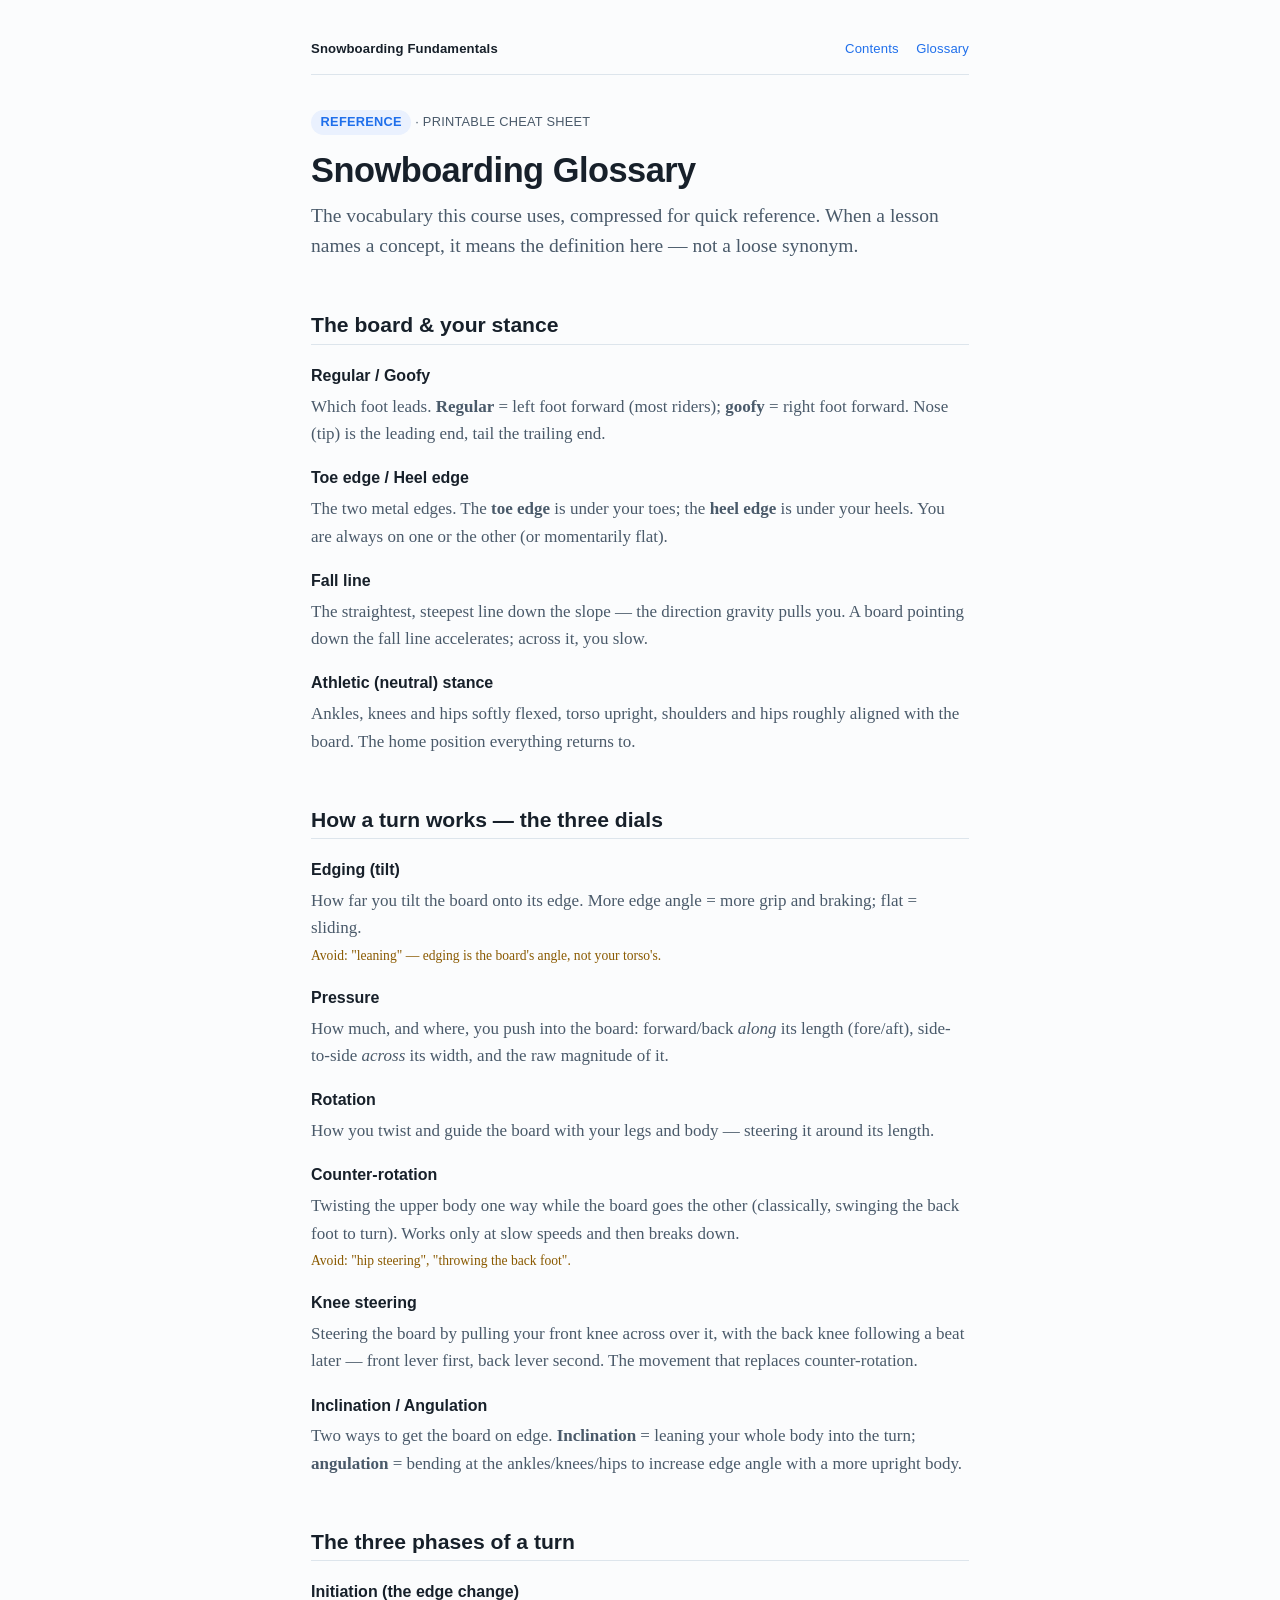
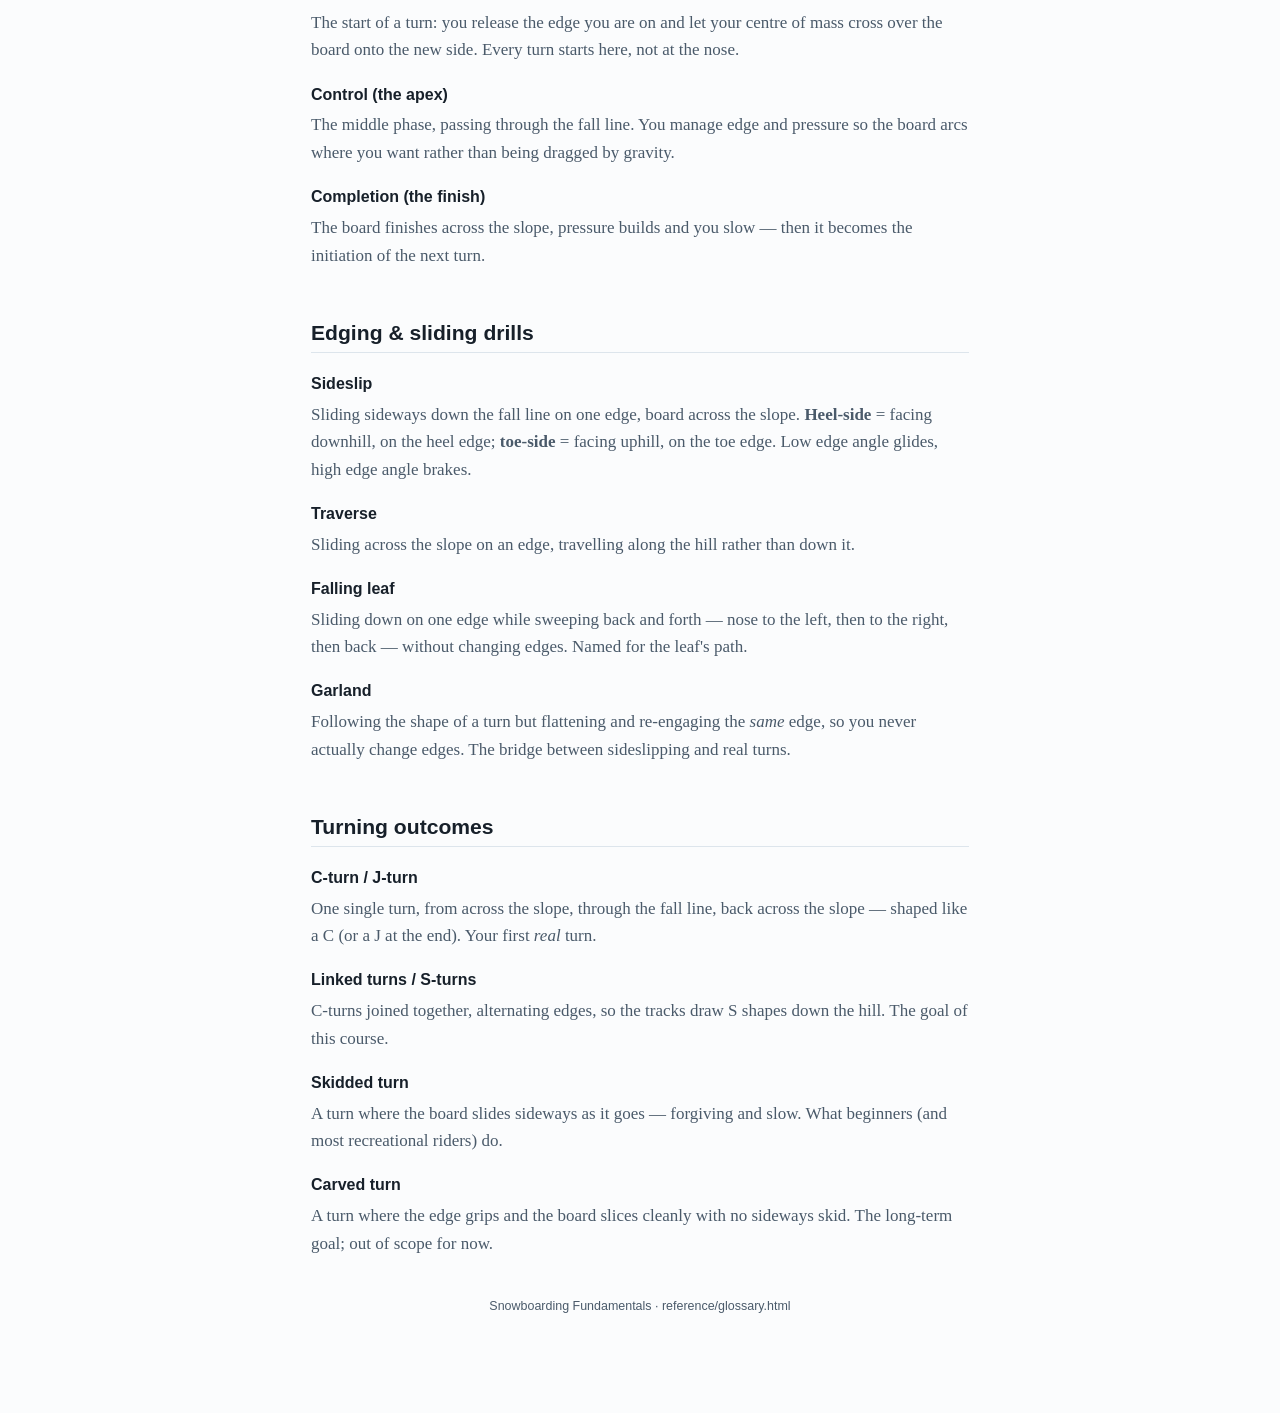
<file: reference/glossary.html>
<!doctype html>
<html lang="en">
<head>
<meta charset="utf-8">
<meta name="viewport" content="width=device-width, initial-scale=1">
<title>Snowboarding Glossary — Quick Reference</title>
<link rel="stylesheet" href="../assets/course.css">
</head>
<body>
<main class="wrap">

  <nav class="course-nav">
    <span class="course-name">Snowboarding Fundamentals</span>
    <span class="nav-links">
      <a href="../lessons/index.html">Contents</a>
      <a href="../reference/glossary.html">Glossary</a>
    </span>
  </nav>

  <header>
    <p class="lesson-meta"><span class="pill">Reference</span> · printable cheat sheet</p>
    <h1>Snowboarding Glossary</h1>
    <p class="lede">The vocabulary this course uses, compressed for quick reference. When a lesson names a concept, it means the definition here — not a loose synonym.</p>
  </header>

  <div class="gloss-group">
    <h2>The board &amp; your stance</h2>
    <dl>
      <div class="term">
        <dt>Regular / Goofy</dt>
        <dd>Which foot leads. <strong>Regular</strong> = left foot forward (most riders); <strong>goofy</strong> = right foot forward. Nose (tip) is the leading end, tail the trailing end.</dd>
      </div>
      <div class="term">
        <dt>Toe edge / Heel edge</dt>
        <dd>The two metal edges. The <strong>toe edge</strong> is under your toes; the <strong>heel edge</strong> is under your heels. You are always on one or the other (or momentarily flat).</dd>
      </div>
      <div class="term">
        <dt>Fall line</dt>
        <dd>The straightest, steepest line down the slope — the direction gravity pulls you. A board pointing down the fall line accelerates; across it, you slow.</dd>
      </div>
      <div class="term">
        <dt>Athletic (neutral) stance</dt>
        <dd>Ankles, knees and hips softly flexed, torso upright, shoulders and hips roughly aligned with the board. The home position everything returns to.</dd>
      </div>
    </dl>
  </div>

  <div class="gloss-group">
    <h2>How a turn works — the three dials</h2>
    <dl>
      <div class="term">
        <dt>Edging (tilt)</dt>
        <dd>How far you tilt the board onto its edge. More edge angle = more grip and braking; flat = sliding. <span class="avoid">Avoid: "leaning" — edging is the board's angle, not your torso's.</span></dd>
      </div>
      <div class="term">
        <dt>Pressure</dt>
        <dd>How much, and where, you push into the board: forward/back <em>along</em> its length (fore/aft), side-to-side <em>across</em> its width, and the raw magnitude of it.</dd>
      </div>
      <div class="term">
        <dt>Rotation</dt>
        <dd>How you twist and guide the board with your legs and body — steering it around its length.</dd>
      </div>
      <div class="term">
        <dt>Counter-rotation</dt>
        <dd>Twisting the upper body one way while the board goes the other (classically, swinging the back foot to turn). Works only at slow speeds and then breaks down. <span class="avoid">Avoid: "hip steering", "throwing the back foot".</span></dd>
      </div>
      <div class="term">
        <dt>Knee steering</dt>
        <dd>Steering the board by pulling your front knee across over it, with the back knee following a beat later — front lever first, back lever second. The movement that replaces counter-rotation.</dd>
      </div>
      <div class="term">
        <dt>Inclination / Angulation</dt>
        <dd>Two ways to get the board on edge. <strong>Inclination</strong> = leaning your whole body into the turn; <strong>angulation</strong> = bending at the ankles/knees/hips to increase edge angle with a more upright body.</dd>
      </div>
    </dl>
  </div>

  <div class="gloss-group">
    <h2>The three phases of a turn</h2>
    <dl>
      <div class="term">
        <dt>Initiation (the edge change)</dt>
        <dd>The start of a turn: you release the edge you are on and let your centre of mass cross over the board onto the new side. Every turn starts here, not at the nose.</dd>
      </div>
      <div class="term">
        <dt>Control (the apex)</dt>
        <dd>The middle phase, passing through the fall line. You manage edge and pressure so the board arcs where you want rather than being dragged by gravity.</dd>
      </div>
      <div class="term">
        <dt>Completion (the finish)</dt>
        <dd>The board finishes across the slope, pressure builds and you slow — then it becomes the initiation of the next turn.</dd>
      </div>
    </dl>
  </div>

  <div class="gloss-group">
    <h2>Edging &amp; sliding drills</h2>
    <dl>
      <div class="term">
        <dt>Sideslip</dt>
        <dd>Sliding sideways down the fall line on one edge, board across the slope. <strong>Heel-side</strong> = facing downhill, on the heel edge; <strong>toe-side</strong> = facing uphill, on the toe edge. Low edge angle glides, high edge angle brakes.</dd>
      </div>
      <div class="term">
        <dt>Traverse</dt>
        <dd>Sliding across the slope on an edge, travelling along the hill rather than down it.</dd>
      </div>
      <div class="term">
        <dt>Falling leaf</dt>
        <dd>Sliding down on one edge while sweeping back and forth — nose to the left, then to the right, then back — without changing edges. Named for the leaf's path.</dd>
      </div>
      <div class="term">
        <dt>Garland</dt>
        <dd>Following the shape of a turn but flattening and re-engaging the <em>same</em> edge, so you never actually change edges. The bridge between sideslipping and real turns.</dd>
      </div>
    </dl>
  </div>

  <div class="gloss-group">
    <h2>Turning outcomes</h2>
    <dl>
      <div class="term">
        <dt>C-turn / J-turn</dt>
        <dd>One single turn, from across the slope, through the fall line, back across the slope — shaped like a C (or a J at the end). Your first <em>real</em> turn.</dd>
      </div>
      <div class="term">
        <dt>Linked turns / S-turns</dt>
        <dd>C-turns joined together, alternating edges, so the tracks draw S shapes down the hill. The goal of this course.</dd>
      </div>
      <div class="term">
        <dt>Skidded turn</dt>
        <dd>A turn where the board slides sideways as it goes — forgiving and slow. What beginners (and most recreational riders) do.</dd>
      </div>
      <div class="term">
        <dt>Carved turn</dt>
        <dd>A turn where the edge grips and the board slices cleanly with no sideways skid. The long-term goal; out of scope for now.</dd>
      </div>
    </dl>
  </div>

  <p class="site-foot">Snowboarding Fundamentals · reference/glossary.html</p>
</main>
</body>
</html>
</file>
<file: assets/course.css>
/* ============================================================
   Snowboarding Fundamentals — shared course stylesheet
   Tufte-inspired: quiet accents, serif body, generous margins.
   Every lesson links this file. Edit here; every lesson updates.
   ============================================================ */

:root {
  --ink:          #17202a;
  --ink-soft:     #4a5a6a;
  --paper:        #fbfcfd;
  --rule:         #dde5ec;
  --accent:       #1f6feb;
  --accent-quiet: #eaf1fe;
  --good:         #1a7f52;
  --good-quiet:   #e7f6ee;
  --bad:          #b3261e;
  --bad-quiet:    #fdecea;
  --warn:         #8a5a00;
  --warn-quiet:   #fff6e6;
  --measure:      68ch;
  --serif: "Iowan Old Style", "Palatino Linotype", Palatino, "Book Antiqua", Georgia, "Times New Roman", serif;
  --sans: -apple-system, BlinkMacSystemFont, "Segoe UI", Roboto, "Helvetica Neue", Arial, sans-serif;
  --mono: "SFMono-Regular", Consolas, "Liberation Mono", Menlo, monospace;
}

* { box-sizing: border-box; }

html { -webkit-text-size-adjust: 100%; }

body {
  margin: 0;
  background: var(--paper);
  color: var(--ink);
  font-family: var(--serif);
  font-size: 1.0625rem;          /* 17px */
  line-height: 1.62;
  text-rendering: optimizeLegibility;
  -webkit-font-smoothing: antialiased;
}

.wrap {
  max-width: calc(var(--measure) + 8rem);
  margin: 0 auto;
  padding: 2.4rem 1.5rem 5rem;
}

/* ---------- Navigation ---------- */

.course-nav {
  display: flex;
  flex-wrap: wrap;
  gap: 0.75rem 1.25rem;
  align-items: baseline;
  justify-content: space-between;
  padding-bottom: 0.9rem;
  margin-bottom: 2.2rem;
  border-bottom: 1px solid var(--rule);
  font-family: var(--sans);
  font-size: 0.82rem;
  letter-spacing: 0.01em;
}
.course-nav .course-name {
  font-weight: 600;
  color: var(--ink);
}
.course-nav .nav-links { display: flex; gap: 1.1rem; }
.course-nav a { color: var(--accent); text-decoration: none; }
.course-nav a:hover { text-decoration: underline; }

/* ---------- Headings ---------- */

h1, h2, h3, h4 {
  font-family: var(--sans);
  line-height: 1.2;
  color: var(--ink);
  font-weight: 650;
}
h1 {
  font-size: 2.15rem;
  letter-spacing: -0.015em;
  margin: 0 0 0.6rem;
}
h2 {
  font-size: 1.32rem;
  margin: 2.8rem 0 0.7rem;
  padding-top: 0.4rem;
}
h3 {
  font-size: 1.06rem;
  margin: 1.9rem 0 0.5rem;
}
p, ul, ol { margin: 0 0 1.05rem; }
ul, ol { padding-left: 1.35rem; }
li { margin-bottom: 0.4rem; }
li > ul, li > ol { margin-top: 0.4rem; margin-bottom: 0.4rem; }

a { color: var(--accent); }
strong { font-weight: 650; }

.lede {
  font-size: 1.22rem;
  line-height: 1.55;
  color: var(--ink-soft);
  margin-bottom: 1.6rem;
}

/* ---------- Lesson header ---------- */

.lesson-meta {
  font-family: var(--sans);
  font-size: 0.8rem;
  color: var(--ink-soft);
  letter-spacing: 0.02em;
  text-transform: uppercase;
  margin-bottom: 0.9rem;
}
.pill {
  display: inline-block;
  background: var(--accent-quiet);
  color: var(--accent);
  font-weight: 650;
  padding: 0.14rem 0.6rem;
  border-radius: 999px;
  letter-spacing: 0.02em;
}

/* ---------- Callouts ---------- */

.callout {
  border: 1px solid var(--rule);
  border-left: 4px solid var(--accent);
  background: #fff;
  border-radius: 6px;
  padding: 1rem 1.15rem;
  margin: 1.5rem 0;
}
.callout > :last-child { margin-bottom: 0; }
.callout .callout-label {
  display: block;
  font-family: var(--sans);
  font-size: 0.72rem;
  font-weight: 700;
  letter-spacing: 0.08em;
  text-transform: uppercase;
  color: var(--accent);
  margin-bottom: 0.45rem;
}
.callout--key   { border-left-color: var(--accent); }
.callout--key .callout-label { color: var(--accent); }
.callout--warn  { border-left-color: var(--warn); background: var(--warn-quiet); }
.callout--warn .callout-label { color: var(--warn); }

/* Practice / drill box */
.drill {
  border: 1px dashed var(--good);
  background: var(--good-quiet);
  border-radius: 6px;
  padding: 1.05rem 1.2rem;
  margin: 1.6rem 0;
}
.drill > :last-child { margin-bottom: 0; }
.drill .drill-label {
  display: block;
  font-family: var(--sans);
  font-size: 0.72rem;
  font-weight: 700;
  letter-spacing: 0.08em;
  text-transform: uppercase;
  color: var(--good);
  margin-bottom: 0.5rem;
}

/* ---------- Phase strip (diagram) ---------- */

.phase-strip {
  display: grid;
  grid-template-columns: repeat(3, 1fr);
  gap: 0.7rem;
  margin: 1.7rem 0;
}
.phase {
  border: 1px solid var(--rule);
  border-top: 4px solid var(--accent);
  border-radius: 6px;
  padding: 0.85rem 0.95rem;
  background: #fff;
}
.phase .phase-no {
  font-family: var(--sans);
  font-size: 0.7rem;
  font-weight: 700;
  color: var(--accent);
  letter-spacing: 0.08em;
  text-transform: uppercase;
}
.phase .phase-name {
  font-family: var(--sans);
  font-weight: 650;
  font-size: 0.98rem;
  margin: 0.15rem 0 0.4rem;
}
.phase p { font-size: 0.92rem; margin: 0; color: var(--ink-soft); }

/* ---------- Tables ---------- */

table {
  border-collapse: collapse;
  width: 100%;
  margin: 1.5rem 0;
  font-family: var(--sans);
  font-size: 0.92rem;
}
th, td {
  text-align: left;
  padding: 0.55rem 0.7rem;
  border-bottom: 1px solid var(--rule);
  vertical-align: top;
}
thead th {
  border-bottom: 2px solid var(--ink);
  font-weight: 650;
}
tbody tr:hover { background: #f6f9fc; }

/* ---------- Quiz ---------- */

.quiz { margin: 1.7rem 0 0.5rem; }
.quiz-q {
  border: 1px solid var(--rule);
  border-radius: 8px;
  padding: 1.05rem 1.15rem;
  margin-bottom: 1rem;
  background: #fff;
}
.quiz-prompt {
  font-family: var(--sans);
  font-weight: 650;
  margin: 0 0 0.85rem;
}
.quiz-opts {
  display: grid;
  gap: 0.5rem;
}
.quiz-opt {
  -webkit-appearance: none;
  appearance: none;
  font-family: var(--sans);
  font-size: 0.95rem;
  text-align: left;
  padding: 0.6rem 0.8rem;
  border: 1px solid var(--rule);
  border-radius: 6px;
  background: #fbfcfd;
  color: var(--ink);
  cursor: pointer;
  transition: border-color 0.12s ease, background 0.12s ease;
}
.quiz-opt:hover:not(:disabled) { border-color: var(--accent); background: var(--accent-quiet); }
.quiz-opt:disabled { cursor: default; opacity: 1; }
.quiz-opt.is-correct { border-color: var(--good); background: var(--good-quiet); }
.quiz-opt.is-wrong { border-color: var(--bad); background: var(--bad-quiet); }
.quiz-opt.is-correct::after { content: " ✓"; color: var(--good); font-weight: 700; }
.quiz-opt.is-wrong::after { content: " ✕"; color: var(--bad); font-weight: 700; }
.quiz-explain {
  margin: 0.85rem 0 0;
  font-size: 0.93rem;
  color: var(--ink-soft);
  border-top: 1px solid var(--rule);
  padding-top: 0.7rem;
}
.quiz-score {
  font-family: var(--sans);
  font-weight: 650;
  padding: 0.7rem 0.9rem;
  border-radius: 6px;
  margin-top: 0.4rem;
}
.quiz-score.is-good { background: var(--good-quiet); color: var(--good); }
.quiz-score.is-mixed { background: var(--warn-quiet); color: var(--warn); }

/* ---------- Self-check (details) ---------- */

details.self-check {
  border: 1px solid var(--rule);
  border-radius: 6px;
  padding: 0.7rem 0.95rem;
  margin: 0.7rem 0;
  background: #fff;
}
details.self-check summary {
  cursor: pointer;
  font-family: var(--sans);
  font-weight: 650;
  font-size: 0.95rem;
}
details.self-check[open] summary { margin-bottom: 0.6rem; }
details.self-check p:last-child { margin-bottom: 0; }

/* ---------- Source & ask boxes ---------- */

.source {
  border: 1px solid var(--rule);
  background: #fff;
  border-radius: 6px;
  padding: 1rem 1.15rem;
  margin: 2.2rem 0 1rem;
}
.source .overline,
.ask .overline {
  display: block;
  font-family: var(--sans);
  font-size: 0.72rem;
  font-weight: 700;
  letter-spacing: 0.08em;
  text-transform: uppercase;
  color: var(--ink-soft);
  margin-bottom: 0.4rem;
}
.source > :last-child, .ask > :last-child { margin-bottom: 0; }

.ask {
  border: 1px solid var(--accent);
  background: var(--accent-quiet);
  border-radius: 6px;
  padding: 1rem 1.15rem;
  margin: 1rem 0 2rem;
}

/* ---------- Lesson footer / pager ---------- */

.pager {
  display: flex;
  justify-content: space-between;
  gap: 1rem;
  margin-top: 2.6rem;
  padding-top: 1.2rem;
  border-top: 1px solid var(--rule);
  font-family: var(--sans);
  font-size: 0.88rem;
}
.pager .upcoming { color: var(--ink-soft); }
.pager .upcoming em { font-style: normal; font-weight: 650; color: var(--ink); }

.site-foot {
  margin-top: 2.4rem;
  font-family: var(--sans);
  font-size: 0.78rem;
  color: var(--ink-soft);
  text-align: center;
}

/* ---------- Glossary reference ---------- */

.gloss-group { margin: 2.2rem 0 0; }
.gloss-group h2 { border-bottom: 1px solid var(--rule); padding-bottom: 0.4rem; }
.term { margin: 1.1rem 0; }
.term dt {
  font-family: var(--sans);
  font-weight: 650;
  font-size: 1rem;
}
.term dd {
  margin: 0.25rem 0 0;
  color: var(--ink-soft);
}
.term .avoid {
  display: block;
  font-size: 0.85rem;
  color: var(--warn);
  margin-top: 0.2rem;
}

/* ---------- Figures (embedded diagrams) ---------- */

.figure { margin: 1.9rem 0; }
.figure img { display: block; width: 100%; height: auto; border: 1px solid var(--rule); border-radius: 8px; background: #fff; }
.figure figcaption {
  font-family: var(--sans);
  font-size: 0.85rem;
  color: var(--ink-soft);
  margin-top: 0.55rem;
}
.figure figcaption b { color: var(--ink); font-weight: 650; }

/* ---------- Watch (video links) ---------- */

.watch {
  border: 1px solid var(--rule);
  border-radius: 8px;
  background: #fff;
  padding: 1rem 1.15rem;
  margin: 1.7rem 0;
}
.watch .overline {
  display: block;
  font-family: var(--sans);
  font-size: 0.72rem;
  font-weight: 700;
  letter-spacing: 0.08em;
  text-transform: uppercase;
  color: var(--accent);
  margin-bottom: 0.55rem;
}
.watch ul { list-style: none; margin: 0; padding: 0; }
.watch li { position: relative; padding-left: 1.5rem; margin-bottom: 0.75rem; }
.watch li:last-child { margin-bottom: 0; }
.watch li::before {
  content: "\25B6";
  position: absolute;
  left: 0.15rem;
  top: 0.05rem;
  font-size: 0.7rem;
  color: var(--accent);
}
.watch a { font-family: var(--sans); font-weight: 650; }
.watch .src { display: block; font-size: 0.84rem; color: var(--ink-soft); margin-top: 0.1rem; }

/* ---------- Gallery (external image links) ---------- */

.gallery {
  display: grid;
  grid-template-columns: repeat(auto-fit, minmax(180px, 1fr));
  gap: 0.8rem;
  margin: 1.7rem 0;
}
.gallery a {
  display: block;
  border: 1px solid var(--rule);
  border-radius: 8px;
  padding: 0.75rem 0.9rem;
  text-decoration: none;
  color: var(--ink);
  background: #fff;
  transition: border-color 0.12s ease, background 0.12s ease;
}
.gallery a:hover { border-color: var(--accent); background: var(--accent-quiet); }
.gallery .g-title { display: block; font-family: var(--sans); font-weight: 650; font-size: 0.92rem; }
.gallery .g-note { display: block; font-size: 0.82rem; color: var(--ink-soft); margin-top: 0.2rem; }
.gallery .g-host { display: block; font-size: 0.74rem; color: var(--accent); margin-top: 0.35rem; text-transform: uppercase; letter-spacing: 0.05em; }

/* ---------- Lesson index ---------- */

.lesson-index { list-style: none; padding: 0; margin: 1.9rem 0; counter-reset: lesson; }
.lesson-index li { margin: 0 0 0.65rem; }
.lesson-index a {
  display: grid;
  grid-template-columns: auto 1fr auto;
  gap: 0.9rem;
  align-items: baseline;
  text-decoration: none;
  color: var(--ink);
  border: 1px solid var(--rule);
  border-radius: 8px;
  padding: 0.8rem 1rem;
  background: #fff;
  transition: border-color 0.12s ease, background 0.12s ease;
}
.lesson-index a:hover { border-color: var(--accent); background: var(--accent-quiet); }
.lesson-index .n { font-family: var(--sans); font-weight: 700; color: var(--accent); min-width: 1.5rem; }
.lesson-index .t { display: block; font-family: var(--sans); font-weight: 650; }
.lesson-index .f { display: block; font-size: 0.85rem; color: var(--ink-soft); }
.lesson-index .m { font-family: var(--sans); font-size: 0.8rem; color: var(--ink-soft); white-space: nowrap; }

/* ---------- Print ---------- */

@media print {
  :root { --paper: #fff; }
  body { font-size: 11pt; }
  .wrap { max-width: none; padding: 0; }
  .course-nav, .ask, .quiz-score, .site-foot { display: none; }
  .callout, .drill, .quiz-q, .phase, .source { break-inside: avoid; }
  a { color: var(--ink); text-decoration: none; }
  a[href^="http"]::after { content: " (" attr(href) ")"; font-size: 0.8em; color: #555; }
}

/* ---------- Small screens ---------- */

@media (max-width: 620px) {
  .phase-strip { grid-template-columns: 1fr; }
  h1 { font-size: 1.75rem; }
}
</file>
